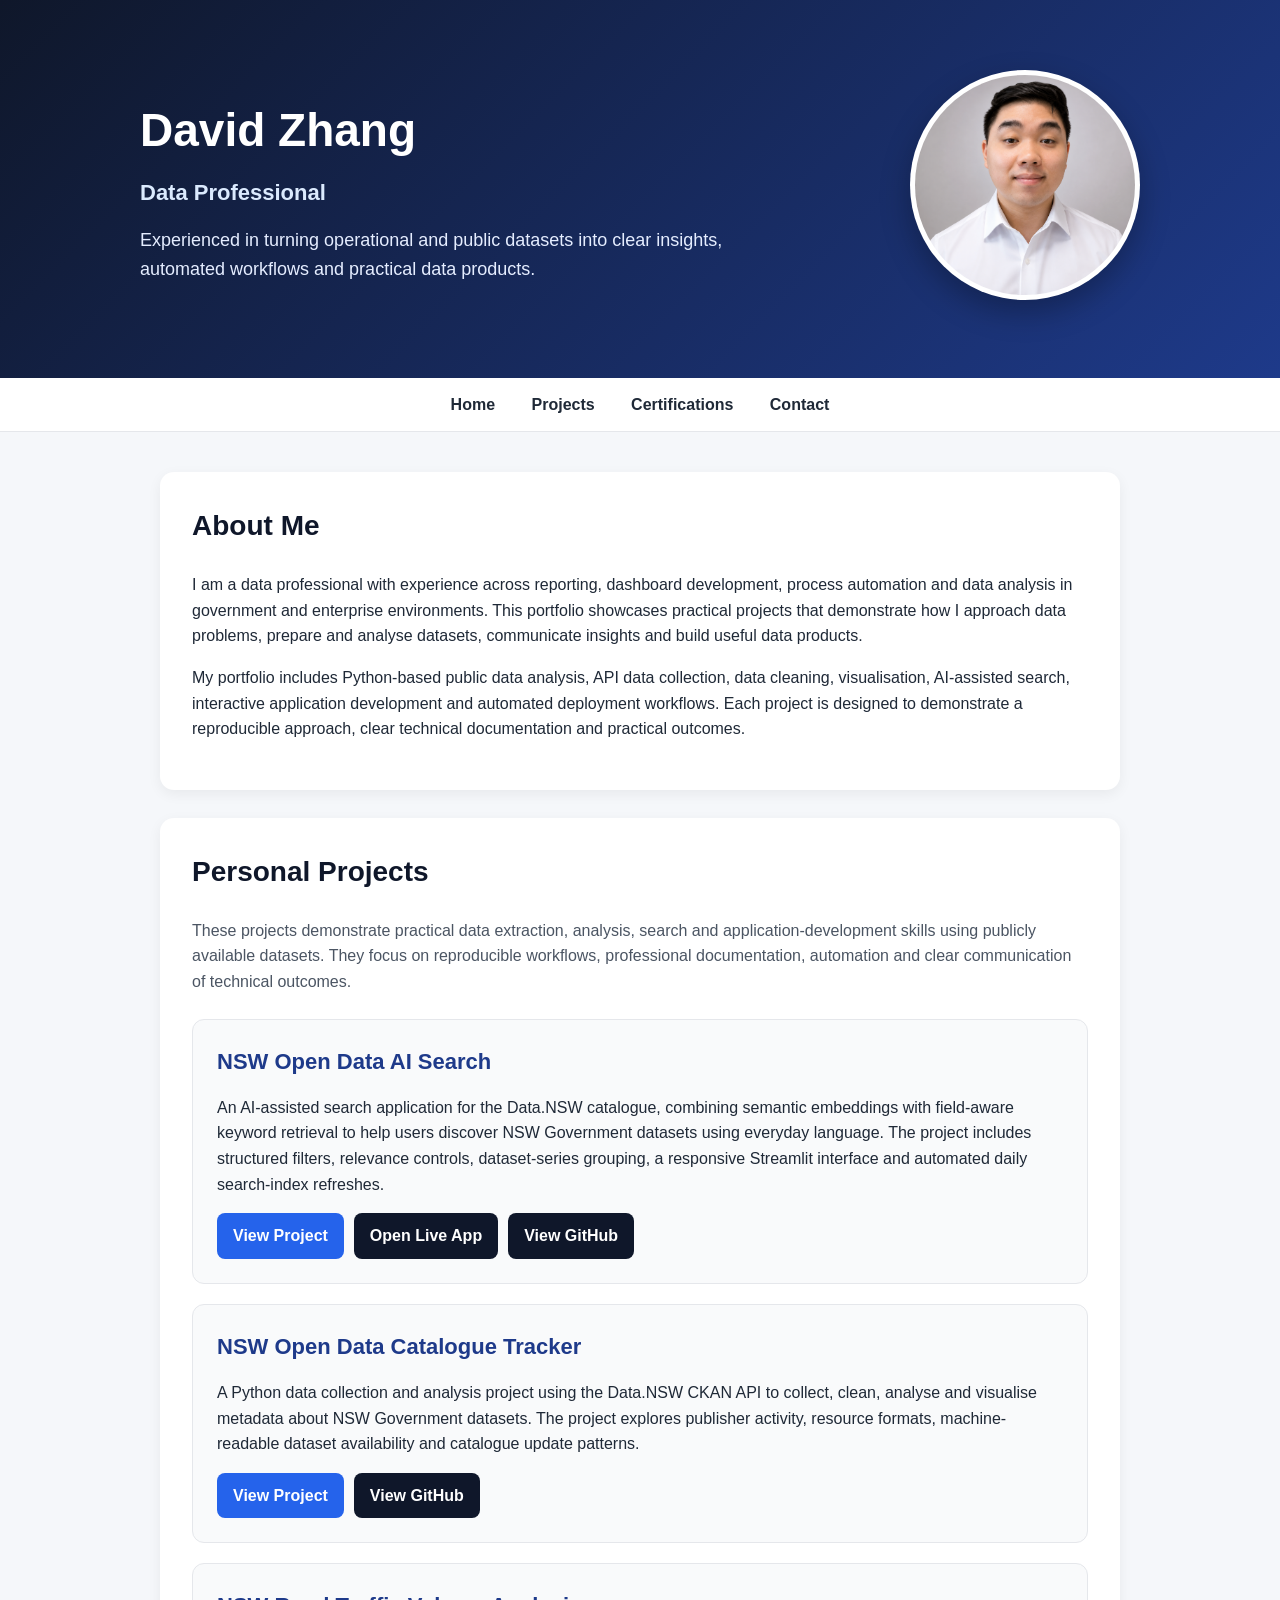
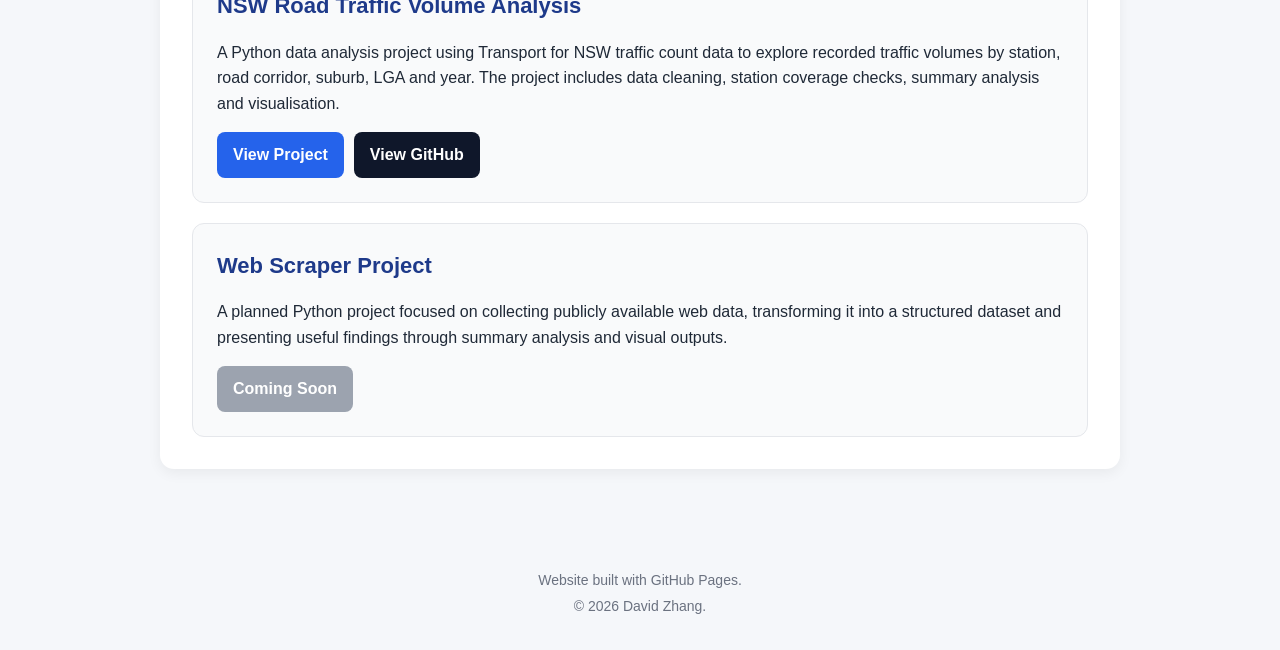
<file: index.html>
<!DOCTYPE html>
<html lang="en">
<head>
  <meta charset="UTF-8" />
  <meta name="viewport" content="width=device-width, initial-scale=1.0" />

  <title>David Zhang | Data Portfolio</title>

  <meta
    name="description"
    content="David Zhang's data portfolio featuring Python data analysis, automation and AI-assisted search projects using public datasets."
  >

  <meta property="og:title" content="David Zhang | Data Portfolio">

  <meta
    property="og:description"
    content="Portfolio showcasing Python data analysis, workflow automation and AI-assisted search projects using public datasets."
  >

  <meta
    property="og:image"
    content="https://dzhang756.github.io/assets/other/portfolio-preview.jpeg"
  >

  <meta property="og:url" content="https://dzhang756.github.io">
  <meta property="og:type" content="website">

  <link rel="stylesheet" href="style.css">
</head>

<body>

  <header>
    <div class="hero-content">

      <div class="hero-text">
        <h1>David Zhang</h1>

        <p class="hero-subtitle">
          Data Professional
        </p>

        <p class="hero-summary">
          Experienced in turning operational and public datasets into
          clear insights, automated workflows and practical data products.
        </p>
      </div>

      <div class="hero-photo">
        <img
          src="assets/other/profile-photo.png"
          alt="Professional headshot of David Zhang"
        >
      </div>

    </div>
  </header>

  <nav>
    <a href="index.html">Home</a>
    <a href="index.html#projects">Projects</a>
    <a href="certifications.html">Certifications</a>
    <a href="contact.html">Contact</a>
  </nav>

  <main>

    <section id="about">
      <h2>About Me</h2>

      <p>
        I am a data professional with experience across reporting, dashboard
        development, process automation and data analysis in government and
        enterprise environments. This portfolio showcases practical projects
        that demonstrate how I approach data problems, prepare and analyse
        datasets, communicate insights and build useful data products.
      </p>

      <p>
        My portfolio includes Python-based public data analysis, API data
        collection, data cleaning, visualisation, AI-assisted search,
        interactive application development and automated deployment workflows.
        Each project is designed to demonstrate a reproducible approach,
        clear technical documentation and practical outcomes.
      </p>
    </section>

    <section id="projects">
      <h2>Personal Projects</h2>

      <p class="section-intro">
        These projects demonstrate practical data extraction, analysis,
        search and application-development skills using publicly available
        datasets. They focus on reproducible workflows, professional
        documentation, automation and clear communication of technical
        outcomes.
      </p>

      <div class="project-list">

        <div class="project-card">
          <h3>NSW Open Data AI Search</h3>

          <p>
            An AI-assisted search application for the Data.NSW catalogue,
            combining semantic embeddings with field-aware keyword retrieval
            to help users discover NSW Government datasets using everyday
            language. The project includes structured filters, relevance
            controls, dataset-series grouping, a responsive Streamlit
            interface and automated daily search-index refreshes.
          </p>

          <div class="project-buttons">

            <a
              class="button"
              href="nsw-open-data-ai-search.html">
              View Project
            </a>

            <a
              class="button button-secondary"
              href="https://nsw-open-data-ai-search.streamlit.app/"
              target="_blank"
              rel="noopener">
              Open Live App
            </a>

            <a
              class="button button-secondary"
              href="https://github.com/dzhang756/nsw-open-data-ai-search"
              target="_blank"
              rel="noopener">
              View GitHub
            </a>

          </div>
        </div>

        <div class="project-card">
          <h3>NSW Open Data Catalogue Tracker</h3>

          <p>
            A Python data collection and analysis project using the Data.NSW
            CKAN API to collect, clean, analyse and visualise metadata about
            NSW Government datasets. The project explores publisher activity,
            resource formats, machine-readable dataset availability and
            catalogue update patterns.
          </p>

          <div class="project-buttons">

            <a
              class="button"
              href="nsw-open-data-catalogue-tracker.html">
              View Project
            </a>

            <a
              class="button button-secondary"
              href="https://github.com/dzhang756/nsw-open-data-catalogue-tracker"
              target="_blank"
              rel="noopener">
              View GitHub
            </a>

          </div>
        </div>

        <div class="project-card">
          <h3>NSW Road Traffic Volume Analysis</h3>

          <p>
            A Python data analysis project using Transport for NSW traffic
            count data to explore recorded traffic volumes by station, road
            corridor, suburb, LGA and year. The project includes data cleaning,
            station coverage checks, summary analysis and visualisation.
          </p>

          <div class="project-buttons">

            <a
              class="button"
              href="traffic-volume-analysis.html">
              View Project
            </a>

            <a
              class="button button-secondary"
              href="https://github.com/dzhang756/nsw-traffic-volume-analysis"
              target="_blank"
              rel="noopener">
              View GitHub
            </a>

          </div>
        </div>

        <div class="project-card">
          <h3>Web Scraper Project</h3>

          <p>
            A planned Python project focused on collecting publicly available
            web data, transforming it into a structured dataset and presenting
            useful findings through summary analysis and visual outputs.
          </p>

          <div class="project-buttons">
            <span class="button button-disabled">
              Coming Soon
            </span>
          </div>
        </div>

      </div>
    </section>

  </main>

  <footer>
    <p>Website built with GitHub Pages.</p>
    <p class="footer-small">© 2026 David Zhang.</p>
  </footer>

</body>
</html>
</file>
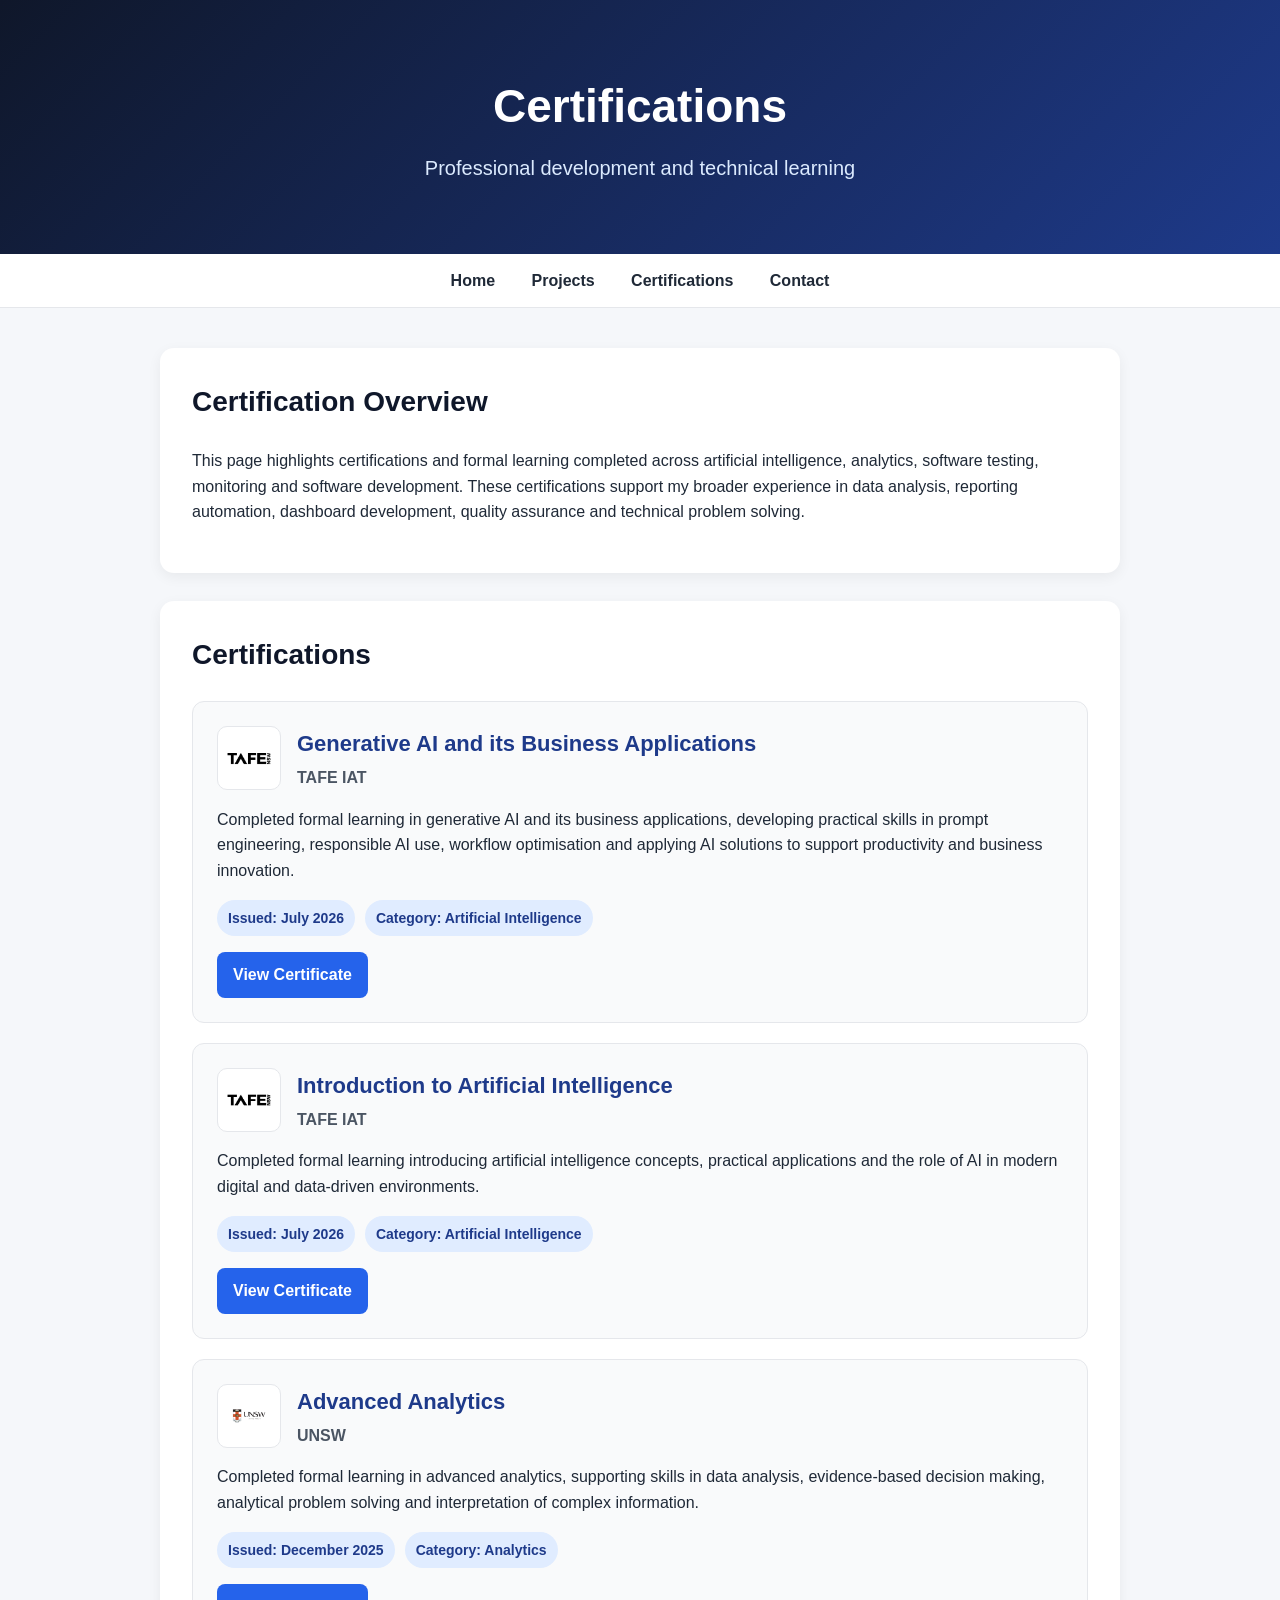
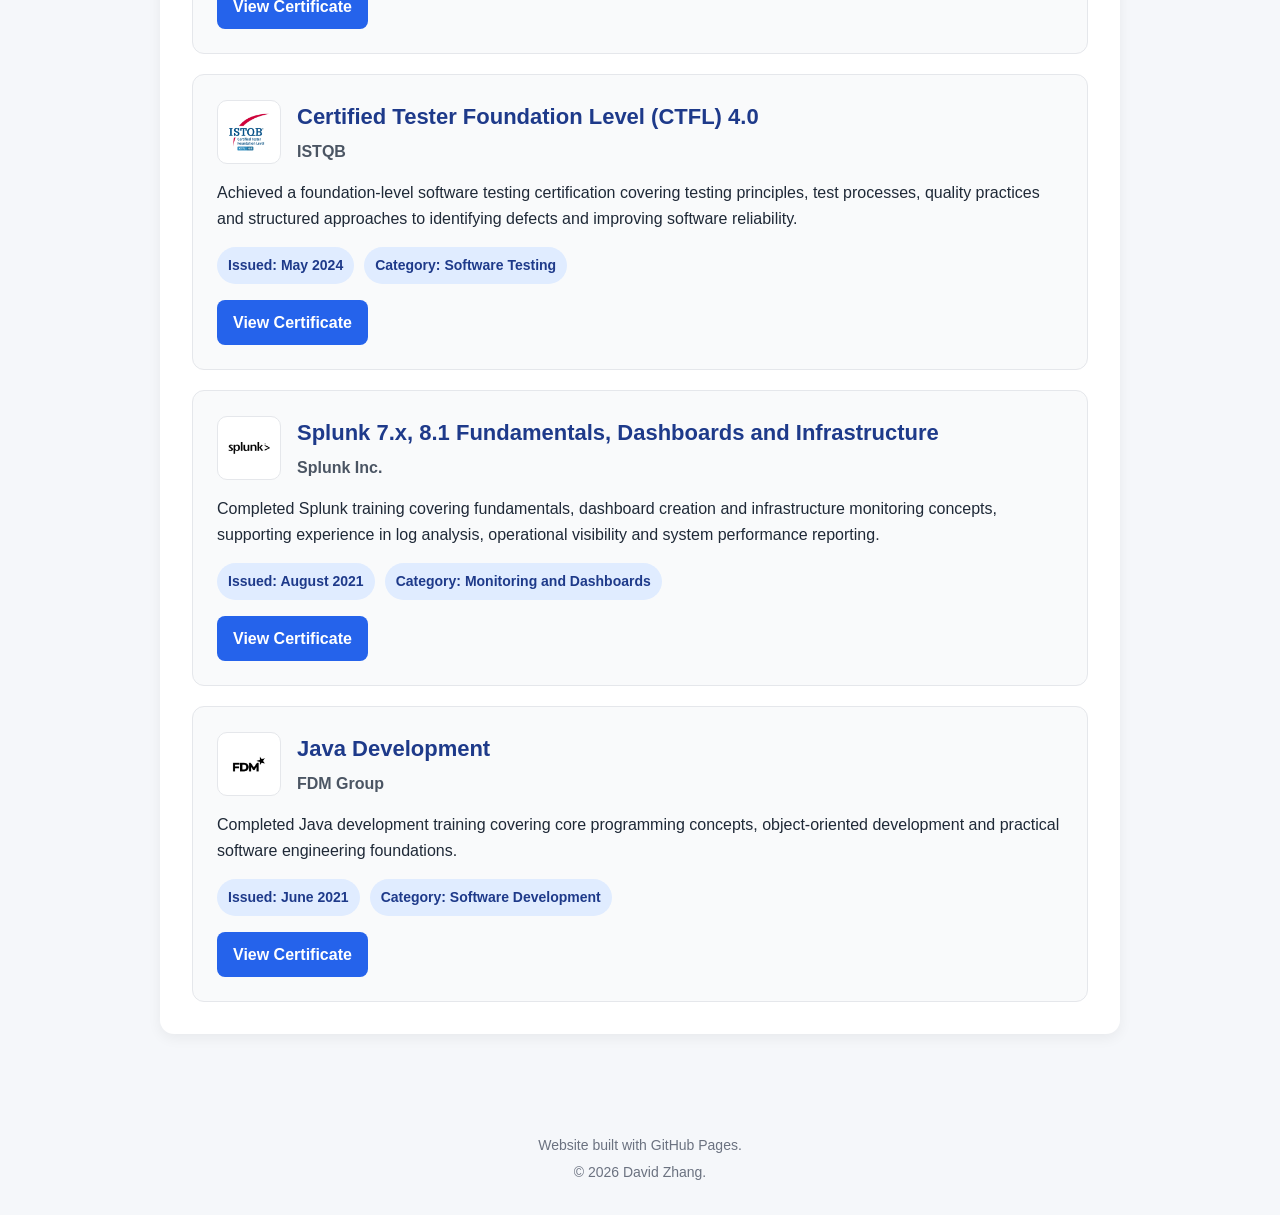
<file: certifications.html>
<!DOCTYPE html>
<html lang="en">
<head>
  <meta charset="UTF-8" />
  <meta name="viewport" content="width=device-width, initial-scale=1.0" />
  <title>Certifications | David Zhang</title>
  <link rel="stylesheet" href="style.css">
</head>
<body>

  <header>
    <h1>Certifications</h1>
    <p>Professional development and technical learning</p>
  </header>

  <nav>
    <a href="index.html">Home</a>
    <a href="index.html#projects">Projects</a>
    <a href="certifications.html">Certifications</a>
    <a href="contact.html">Contact</a>
  </nav>

  <main>

    <section>
      <h2>Certification Overview</h2>
      <p>
        This page highlights certifications and formal learning completed across
        artificial intelligence, analytics, software testing, monitoring and software
        development. These certifications support my broader experience in data analysis,
        reporting automation, dashboard development, quality assurance and technical
        problem solving.
      </p>
    </section>

    <section>
      <h2>Certifications</h2>

      <div class="certification-list">

        <div class="certification-card">
          <div class="certification-header">
            <img src="assets/logos/tafe-iat-logo.png" alt="TAFE IAT logo" class="certification-logo">
            <div>
              <h3>Generative AI and its Business Applications</h3>
              <p class="certification-provider">TAFE IAT</p>
            </div>
          </div>

          <p>
            Completed formal learning in generative AI and its business applications, 
            developing practical skills in prompt engineering, responsible AI use, 
            workflow optimisation and applying AI solutions to support productivity
            and business innovation.
          </p>

          <div class="certification-meta">
            <span>Issued: July 2026</span>
            <span>Category: Artificial Intelligence</span>
          </div>

          <div class="certification-actions">
            <a class="button" href="assets/certifications/generative-ai-and-its-business-applications-certificate.png" target="_blank" rel="noopener">
              View Certificate
            </a>
          </div>
        </div>
        
        <div class="certification-card">
          <div class="certification-header">
            <img src="assets/logos/tafe-iat-logo.png" alt="TAFE IAT logo" class="certification-logo">
            <div>
              <h3>Introduction to Artificial Intelligence</h3>
              <p class="certification-provider">TAFE IAT</p>
            </div>
          </div>

          <p>
            Completed formal learning introducing artificial intelligence concepts,
            practical applications and the role of AI in modern digital and data-driven
            environments.
          </p>

          <div class="certification-meta">
            <span>Issued: July 2026</span>
            <span>Category: Artificial Intelligence</span>
          </div>

          <div class="certification-actions">
            <a class="button" href="assets/certifications/introduction-to-artificial-intelligence-certificate.jpeg" target="_blank" rel="noopener">
              View Certificate
            </a>
          </div>
        </div>
        
        <div class="certification-card">
          <div class="certification-header">
            <img src="assets/logos/unsw-logo.png" alt="UNSW logo" class="certification-logo">
            <div>
              <h3>Advanced Analytics</h3>
              <p class="certification-provider">UNSW</p>
            </div>
          </div>

          <p>
            Completed formal learning in advanced analytics, supporting skills in
            data analysis, evidence-based decision making, analytical problem solving
            and interpretation of complex information.
          </p>

          <div class="certification-meta">
            <span>Issued: December 2025</span>
            <span>Category: Analytics</span>
          </div>

          <div class="certification-actions">
            <a class="button" href="assets/certifications/advanced-analytics-certificate.jpeg" target="_blank" rel="noopener">
              View Certificate
            </a>
          </div>
        </div>

        <div class="certification-card">
          <div class="certification-header">
            <img src="assets/logos/istqb-logo.png" alt="ISTQB logo" class="certification-logo">
            <div>
              <h3>Certified Tester Foundation Level (CTFL) 4.0</h3>
              <p class="certification-provider">ISTQB</p>
            </div>
          </div>

          <p>
            Achieved a foundation-level software testing certification covering
            testing principles, test processes, quality practices and structured
            approaches to identifying defects and improving software reliability.
          </p>

          <div class="certification-meta">
            <span>Issued: May 2024</span>
            <span>Category: Software Testing</span>
          </div>

          <div class="certification-actions">
            <a class="button" href="assets/certifications/istqb-ctfl-certificate.jpeg" target="_blank" rel="noopener">
              View Certificate
            </a>
          </div>
        </div>

        <div class="certification-card">
          <div class="certification-header">
            <img src="assets/logos/splunk-logo.png" alt="Splunk logo" class="certification-logo">
            <div>
              <h3>Splunk 7.x, 8.1 Fundamentals, Dashboards and Infrastructure</h3>
              <p class="certification-provider">Splunk Inc.</p>
            </div>
          </div>

          <p>
            Completed Splunk training covering fundamentals, dashboard creation and
            infrastructure monitoring concepts, supporting experience in log analysis,
            operational visibility and system performance reporting.
          </p>

          <div class="certification-meta">
            <span>Issued: August 2021</span>
            <span>Category: Monitoring and Dashboards</span>
          </div>

          <div class="certification-actions">
            <a class="button" href="assets/certifications/splunk-certificate.png" target="_blank" rel="noopener">
              View Certificate
            </a>
          </div>
        </div>

        <div class="certification-card">
          <div class="certification-header">
            <img src="assets/logos/fdm-logo.png" alt="FDM Group logo" class="certification-logo">
            <div>
              <h3>Java Development</h3>
              <p class="certification-provider">FDM Group</p>
            </div>
          </div>

          <p>
            Completed Java development training covering core programming concepts,
            object-oriented development and practical software engineering foundations.
          </p>

          <div class="certification-meta">
            <span>Issued: June 2021</span>
            <span>Category: Software Development</span>
          </div>

          <div class="certification-actions">
            <a class="button" href="assets/certifications/java-development-certificate.jpeg" target="_blank" rel="noopener">
              View Certificate
            </a>
          </div>
        </div>

      </div>
    </section>

  </main>

  <footer>
    <p>Website built with GitHub Pages.</p>
    <p class="footer-small">© 2026 David Zhang.</p>
  </footer>

</body>
</html>
</file>
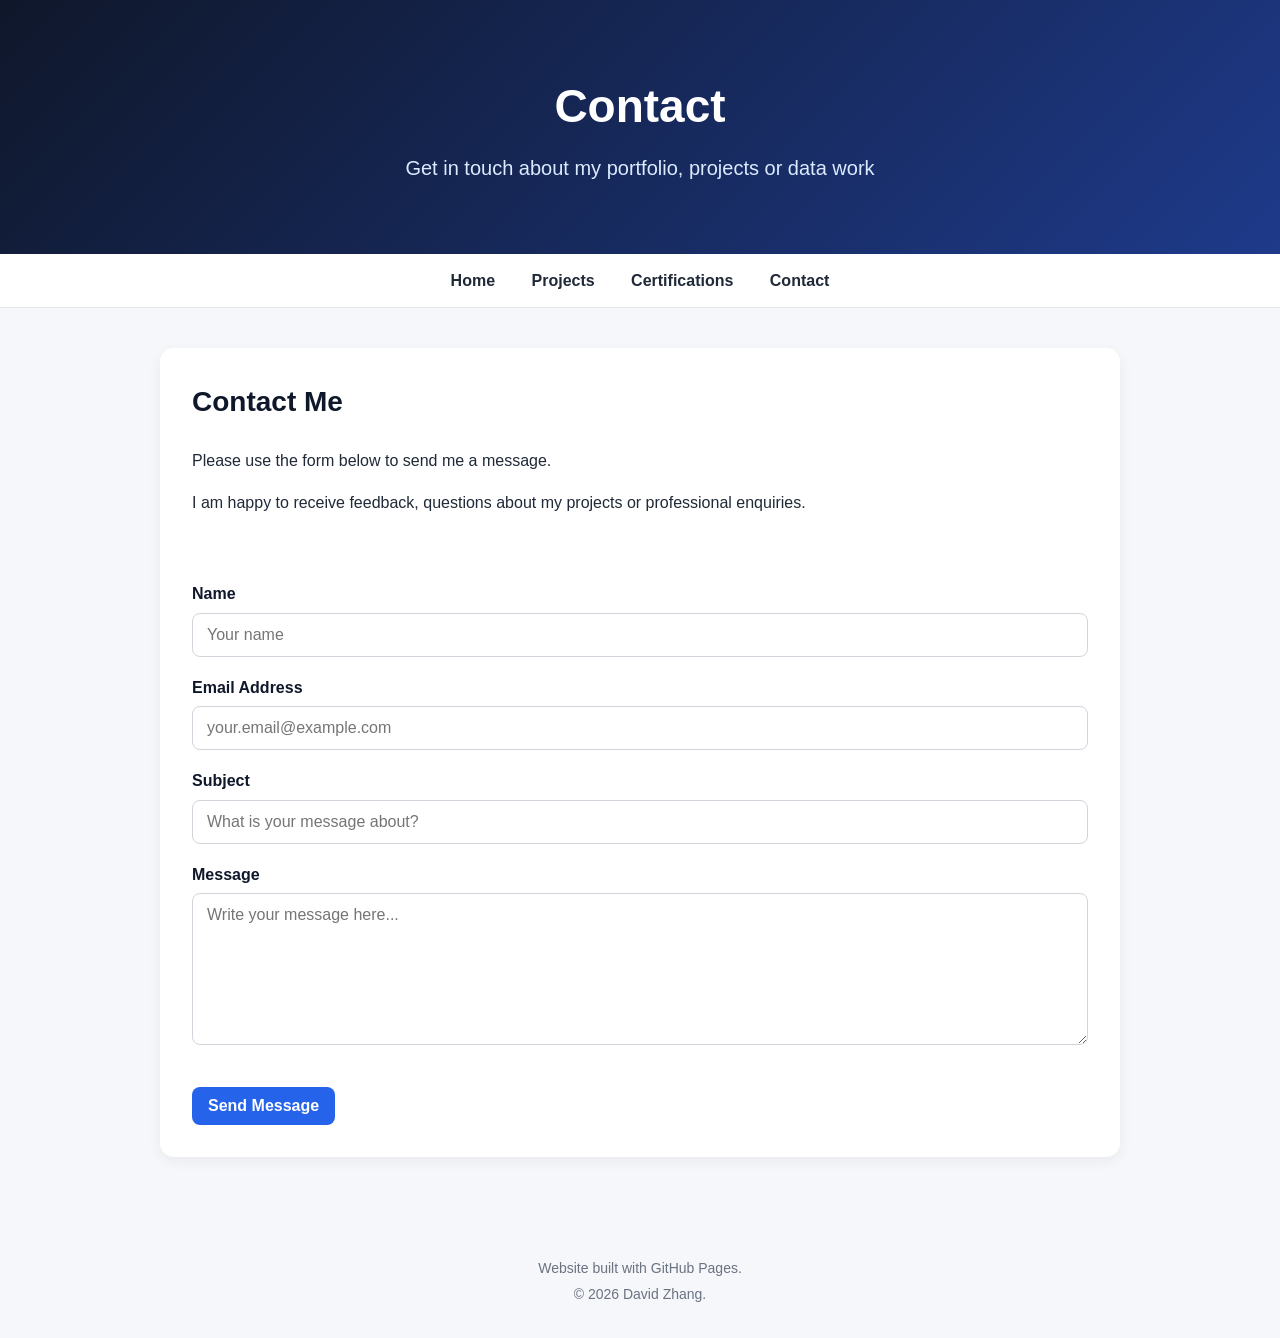
<file: contact.html>
<!DOCTYPE html>
<html lang="en">
<head>
  <meta charset="UTF-8" />
  <meta name="viewport" content="width=device-width, initial-scale=1.0" />
  <title>Contact | David Zhang</title>
  <link rel="stylesheet" href="style.css">
</head>
<body>

  <header>
    <h1>Contact</h1>
    <p>Get in touch about my portfolio, projects or data work</p>
  </header>

  <nav>
    <a href="index.html">Home</a>
    <a href="index.html#projects">Projects</a>
    <a href="certifications.html">Certifications</a>
    <a href="contact.html">Contact</a>
  </nav>

  <main>

    <section>
      <h2>Contact Me</h2>
      <p>
        Please use the form below to send me a message.
      </p>
      <p>
        I am happy to receive feedback, questions about my projects or professional enquiries.
      </p>
      <br>

      <form class="contact-form" action="https://api.web3forms.com/submit" method="POST">

        <input type="hidden" name="access_key" value="9c9cef5f-c7fa-4ba7-a86f-605ee2c090b5">
        <input type="hidden" name="subject" value="New message from David Zhang Portfolio">
        <input type="hidden" name="from_name" value="David Zhang Portfolio">
        <input type="hidden" name="redirect" value="https://dzhang756.github.io/thank-you.html">

        <input type="checkbox" name="botcheck" class="hidden" style="display: none;">

        <div class="form-group">
          <label for="name">Name</label>
          <input type="text" id="name" name="name" placeholder="Your name" required>
        </div>

        <div class="form-group">
          <label for="email">Email Address</label>
          <input type="email" id="email" name="email" placeholder="your.email@example.com" required>
        </div>

        <div class="form-group">
          <label for="topic">Subject</label>
          <input type="text" id="topic" name="topic" placeholder="What is your message about?" required>
        </div>

        <div class="form-group">
          <label for="message">Message</label>
          <textarea id="message" name="message" rows="7" placeholder="Write your message here..." required></textarea>
        </div>

        <button class="button form-button" type="submit">Send Message</button>

      </form>
    </section>

  </main>

  <footer>
    <p>Website built with GitHub Pages.</p>
    <p class="footer-small">© 2026 David Zhang.</p>
  </footer>

</body>
</html>
</file>
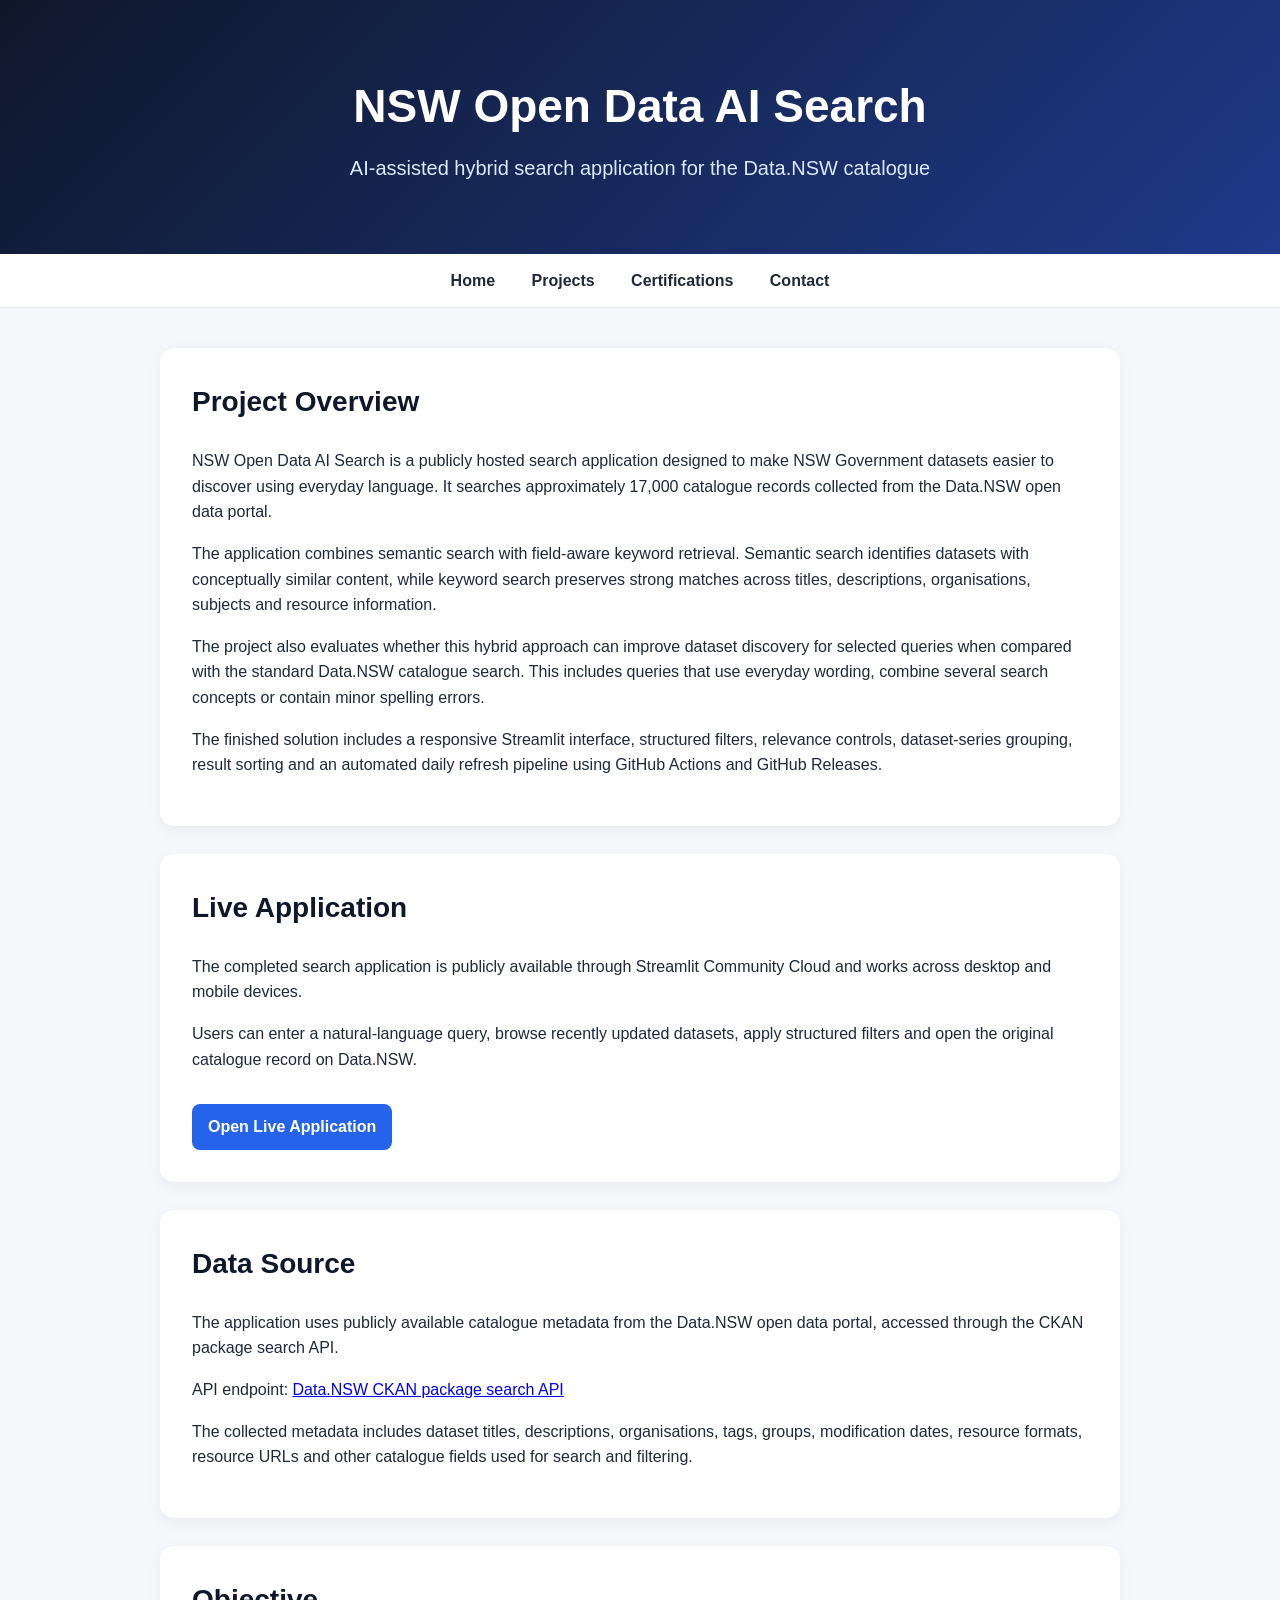
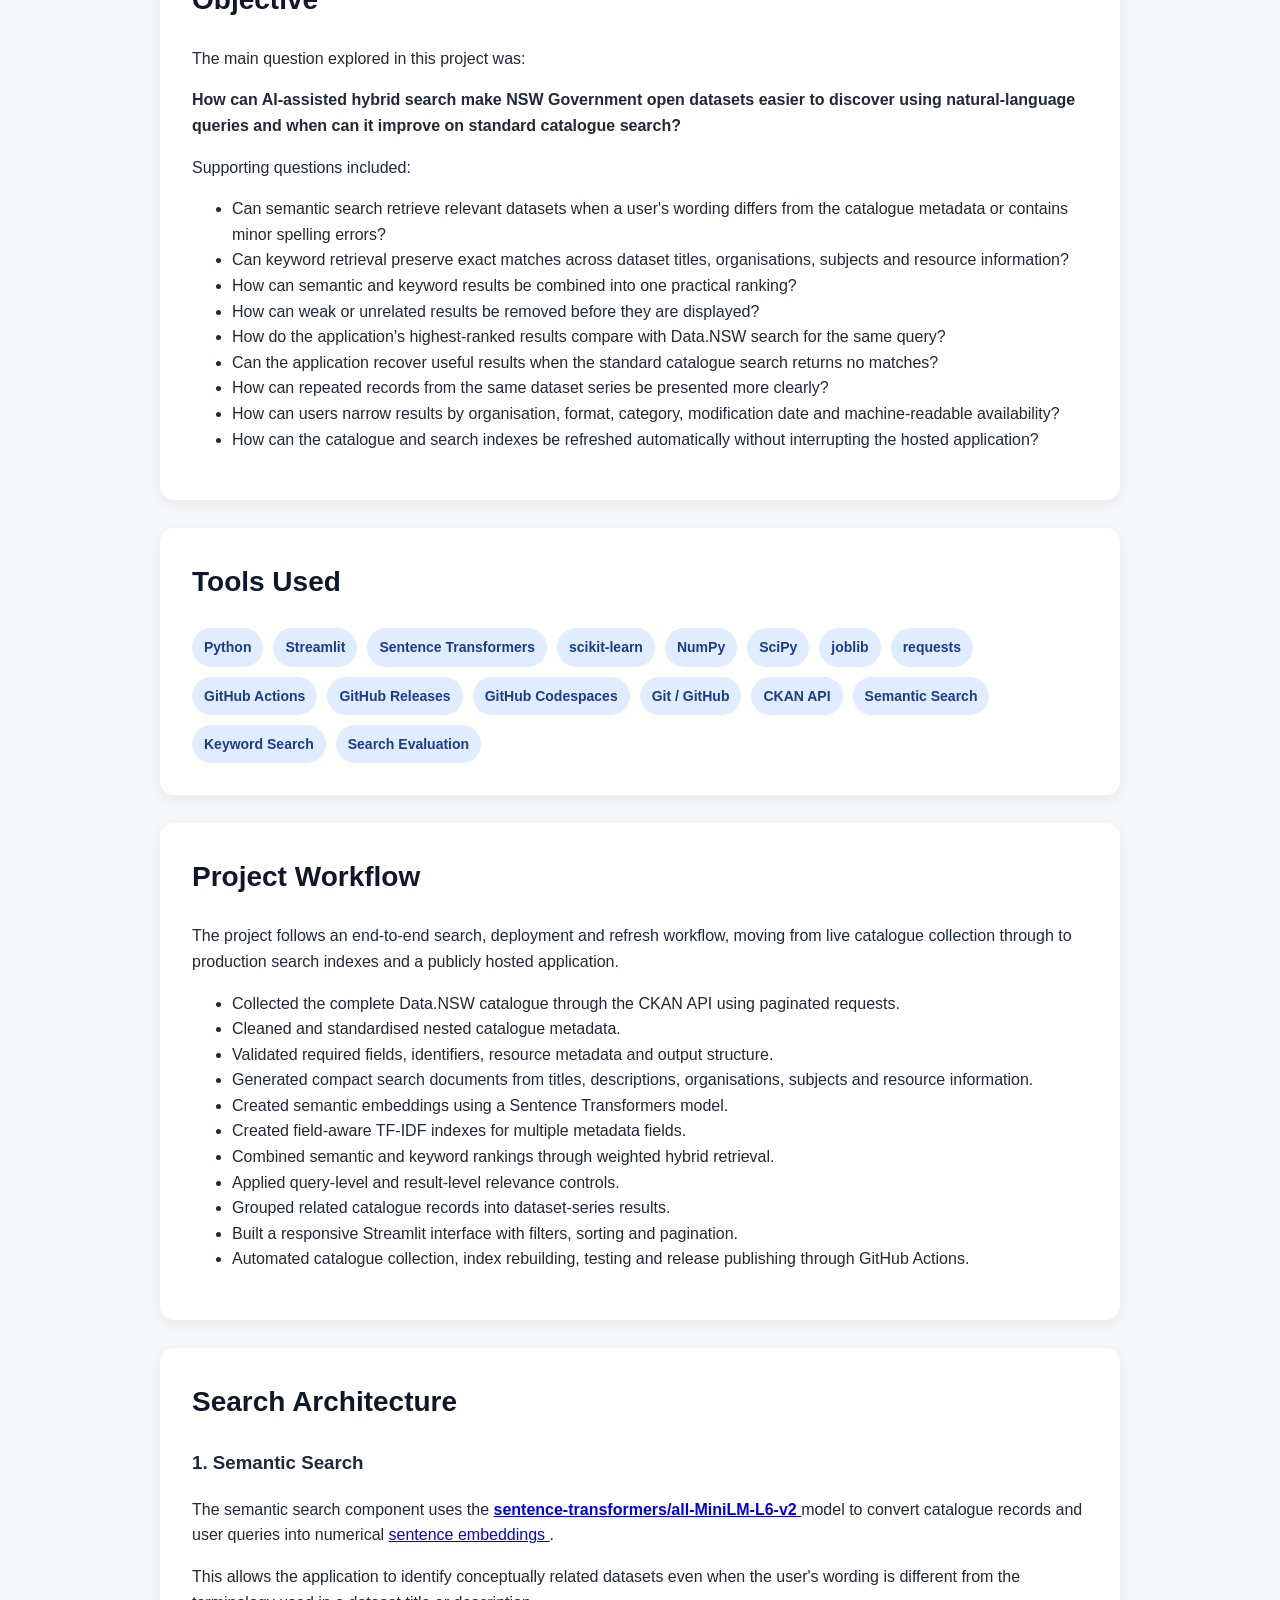
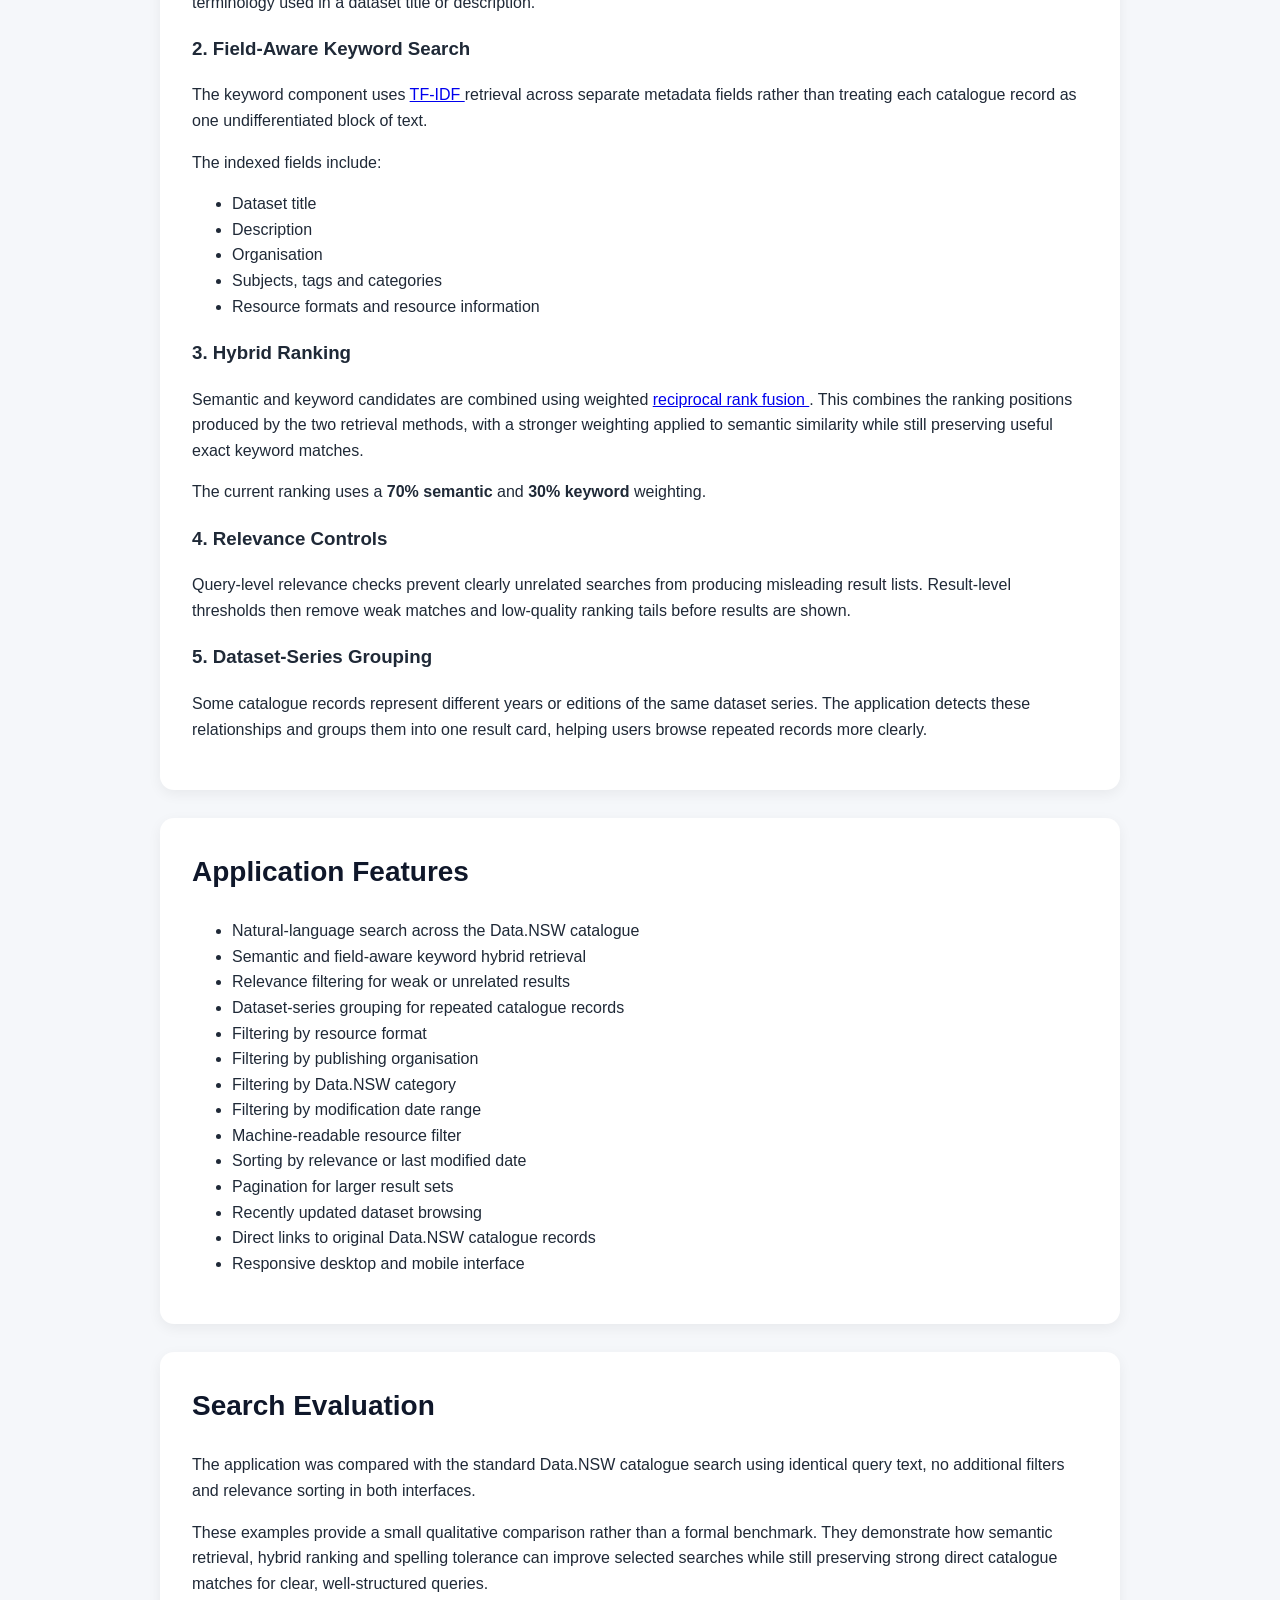
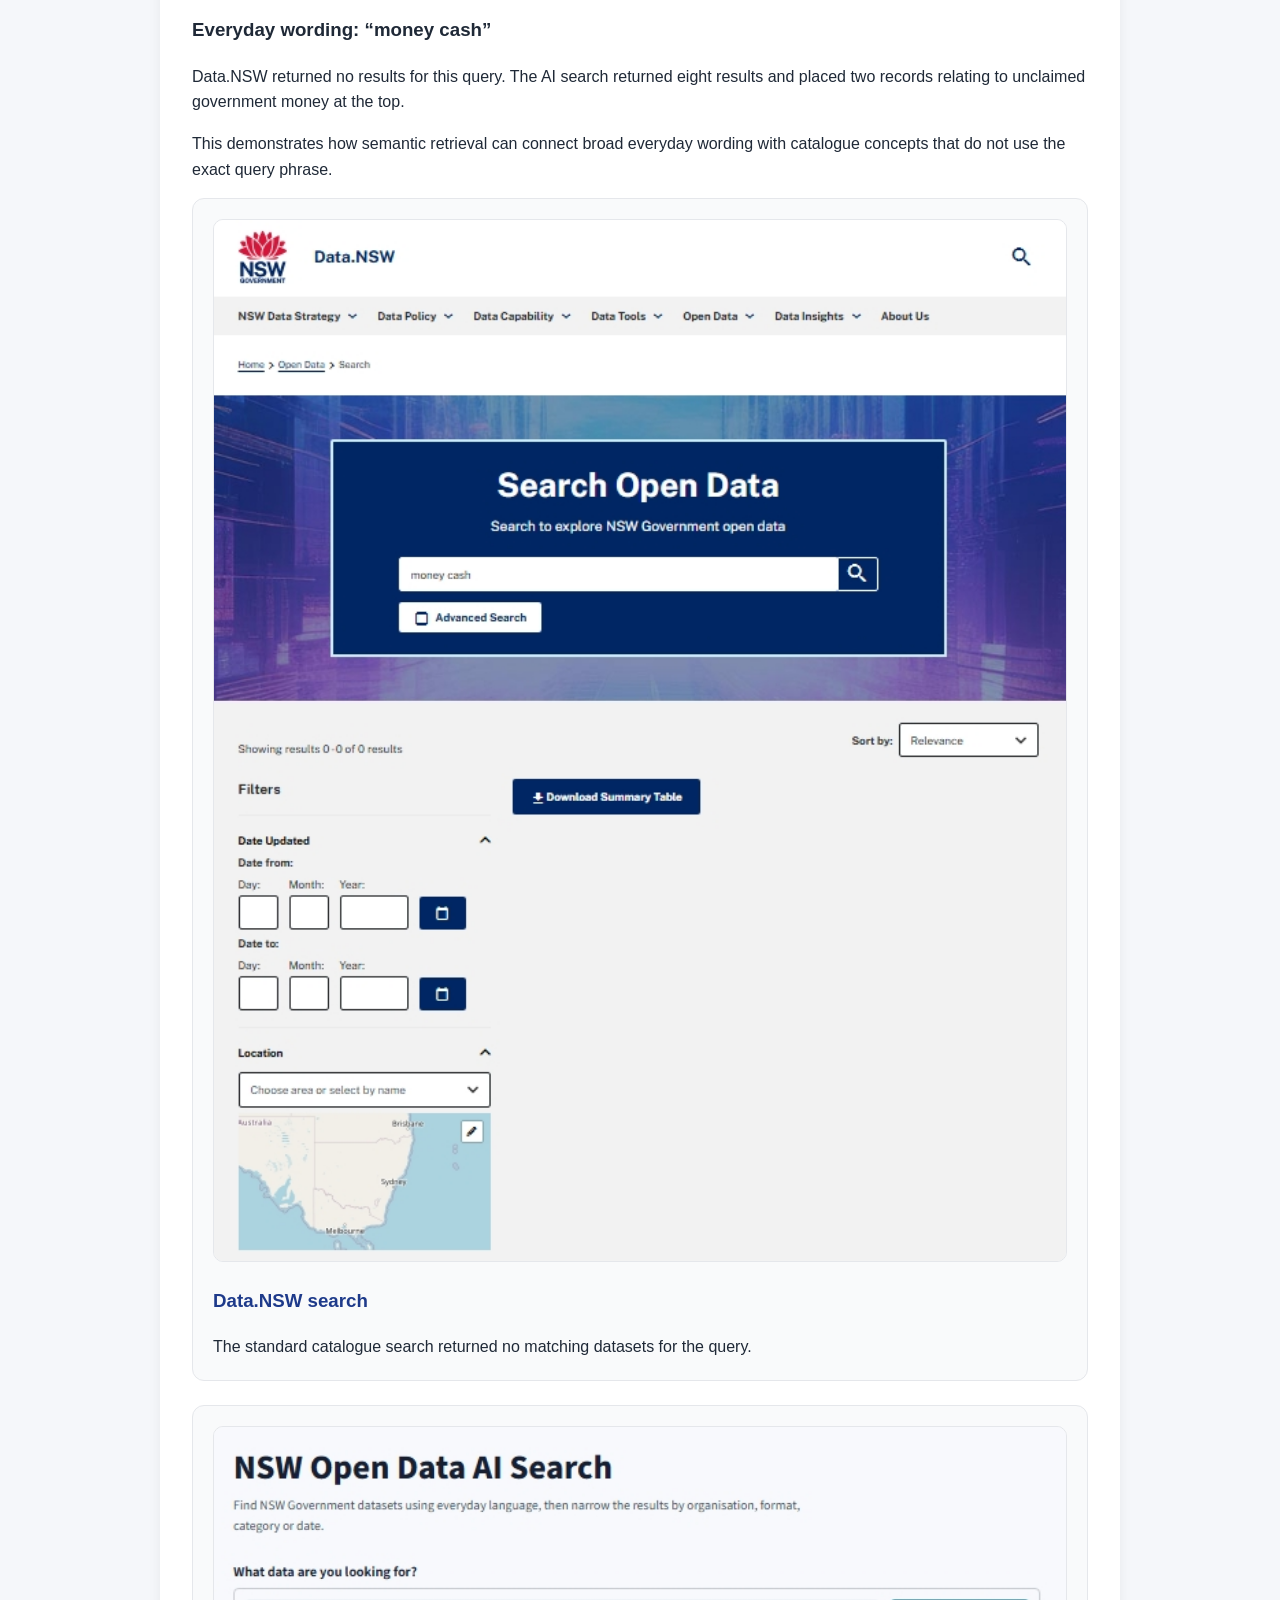
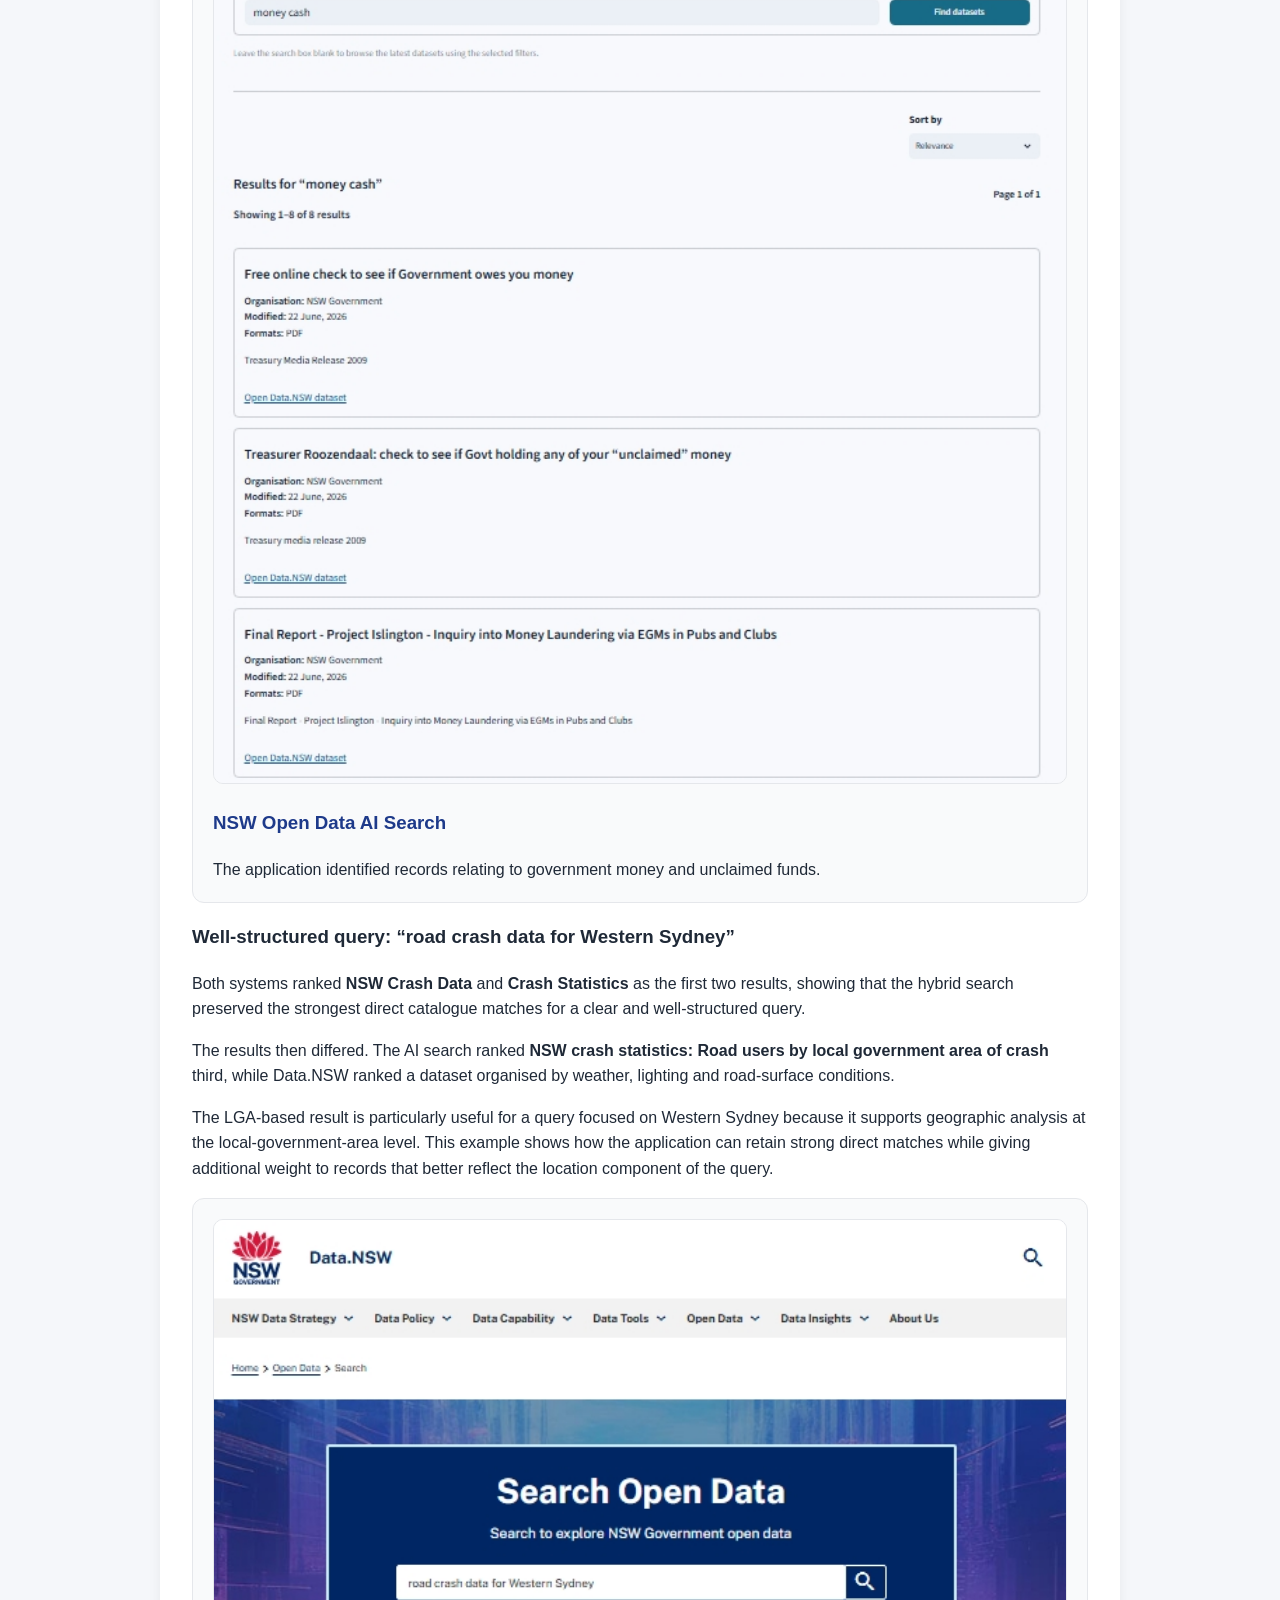
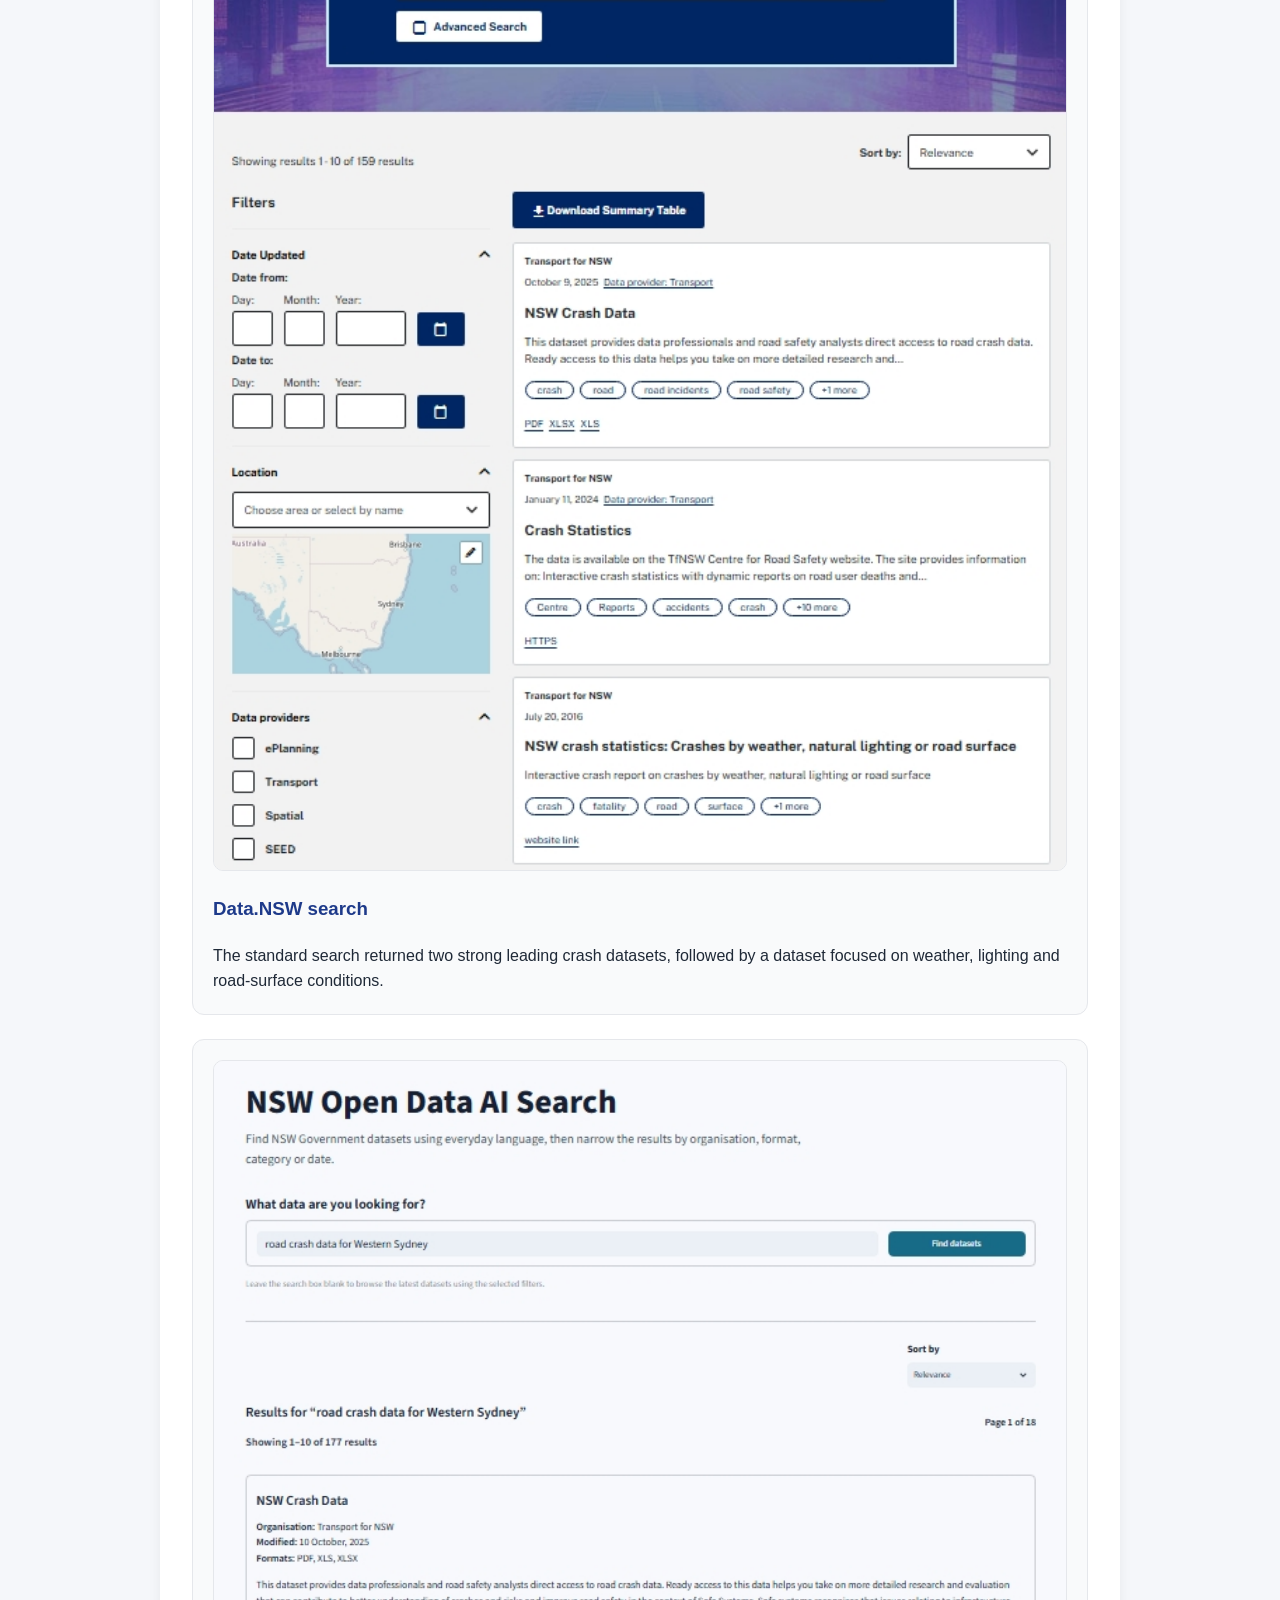
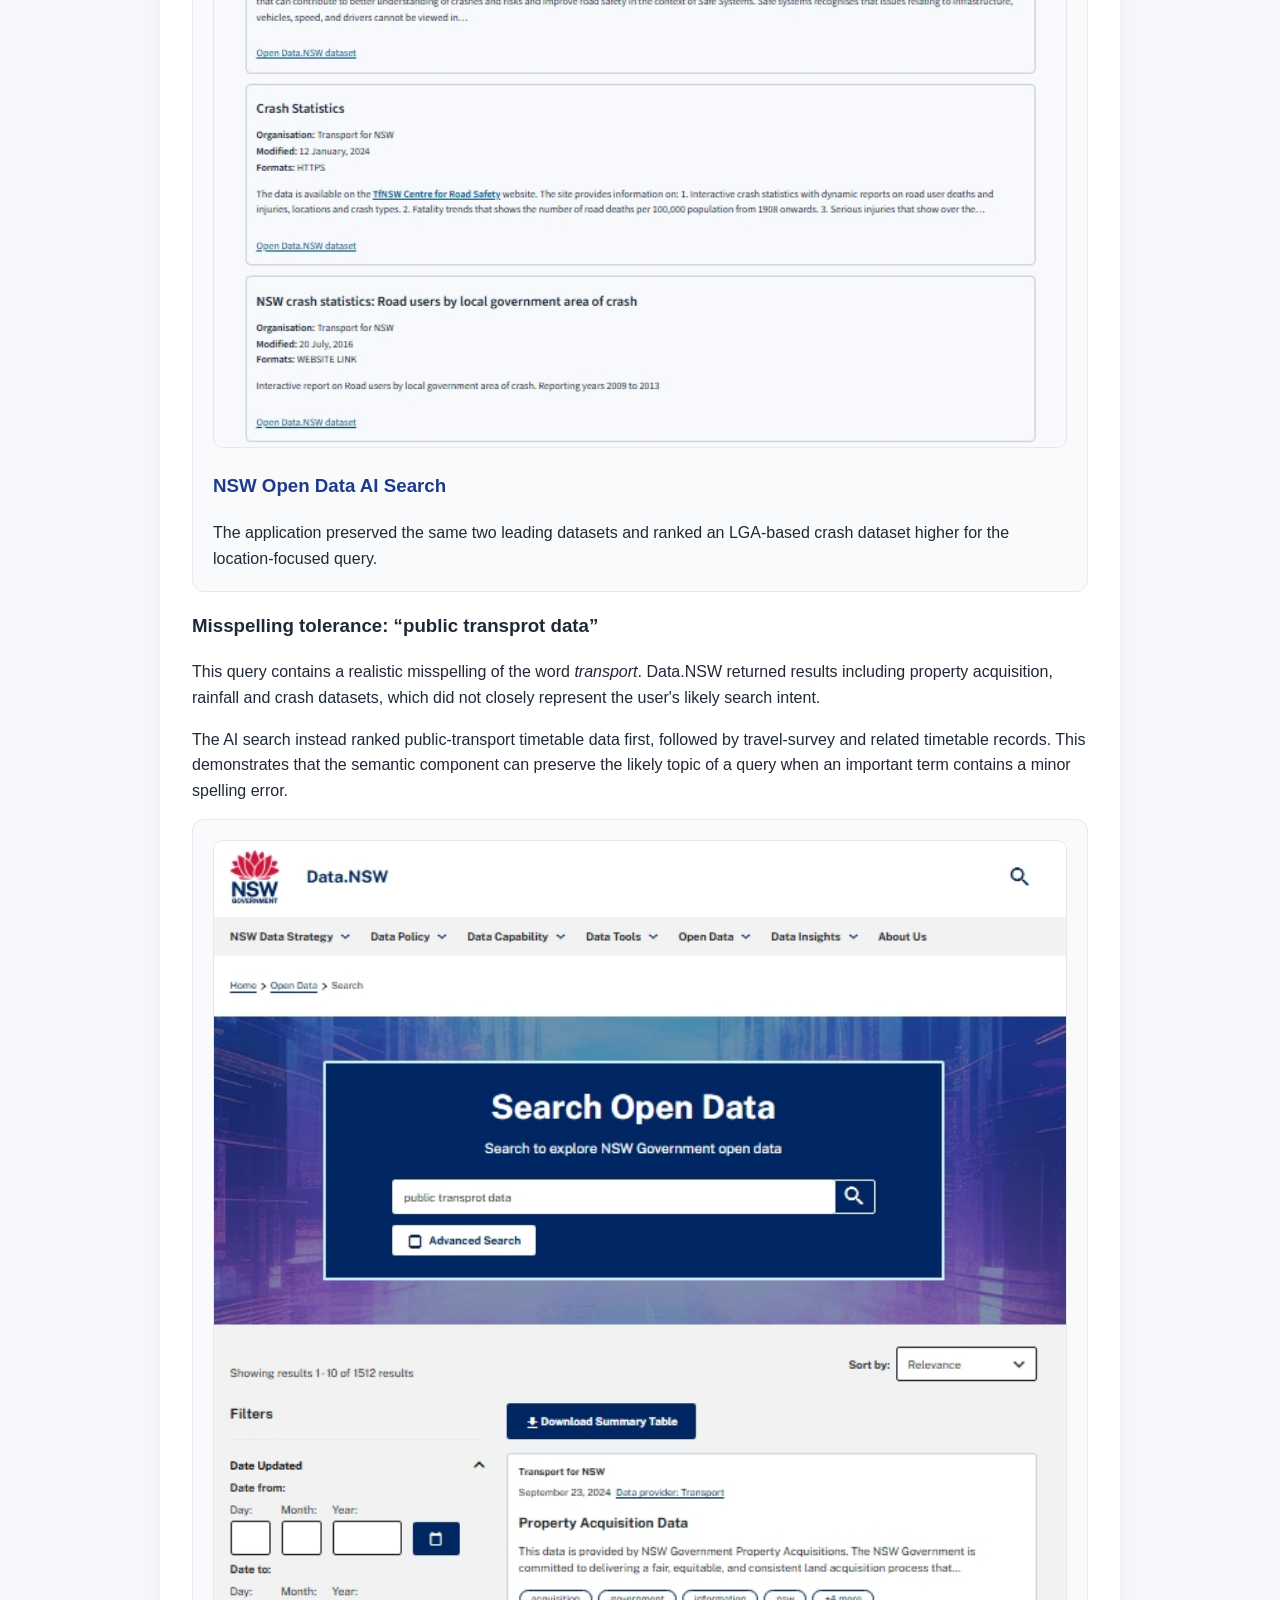
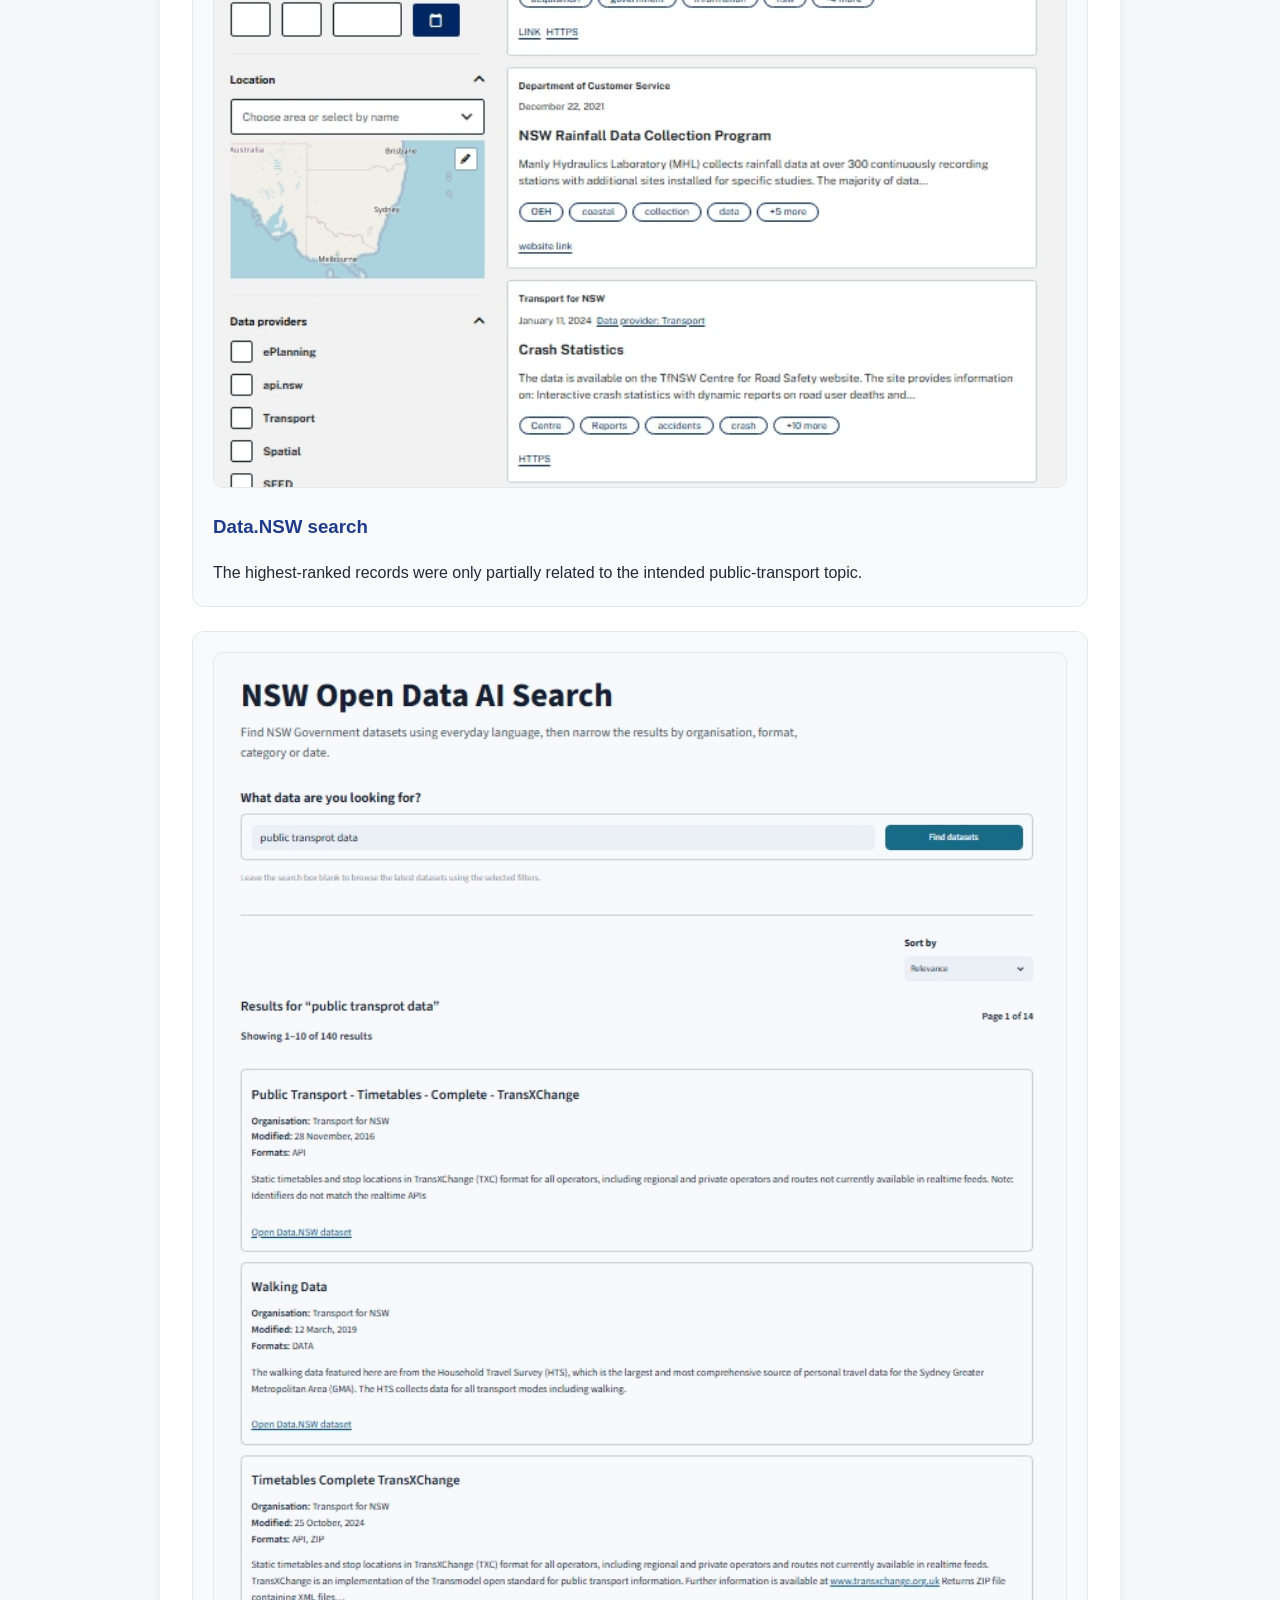
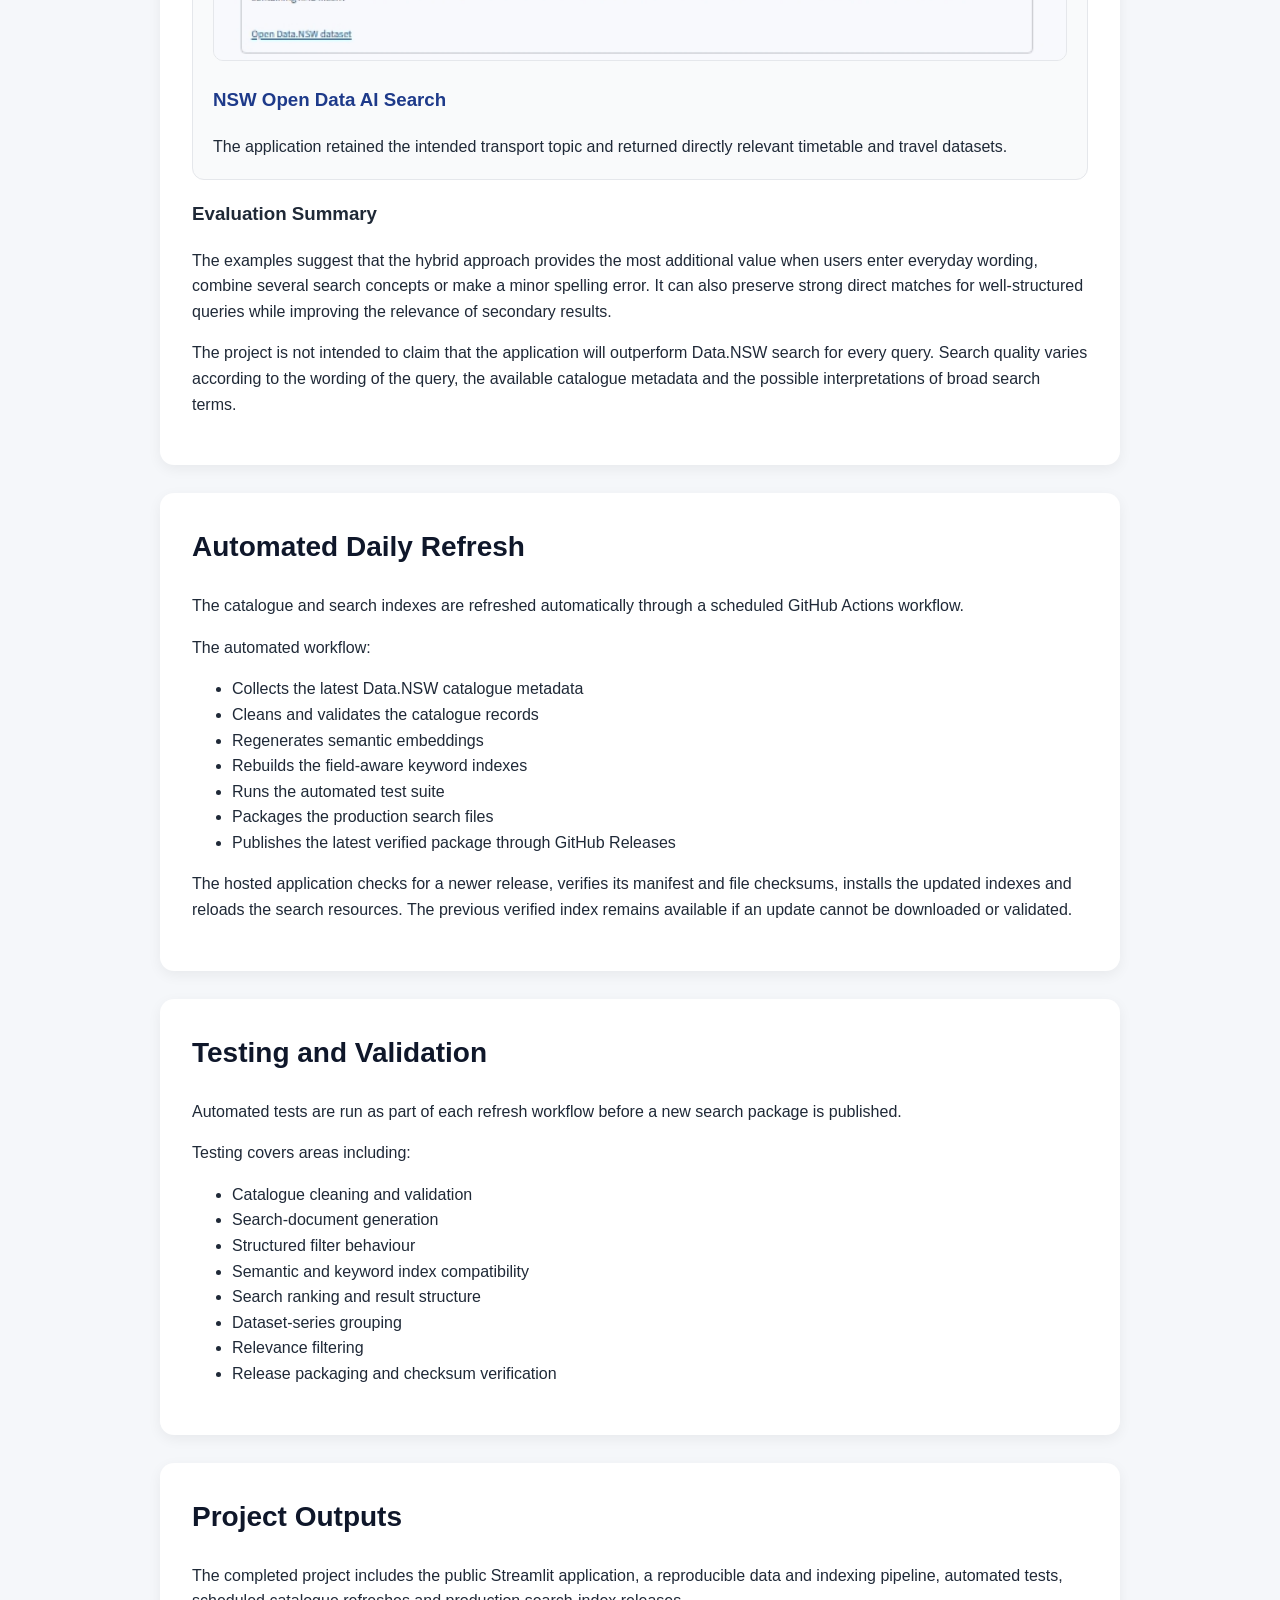
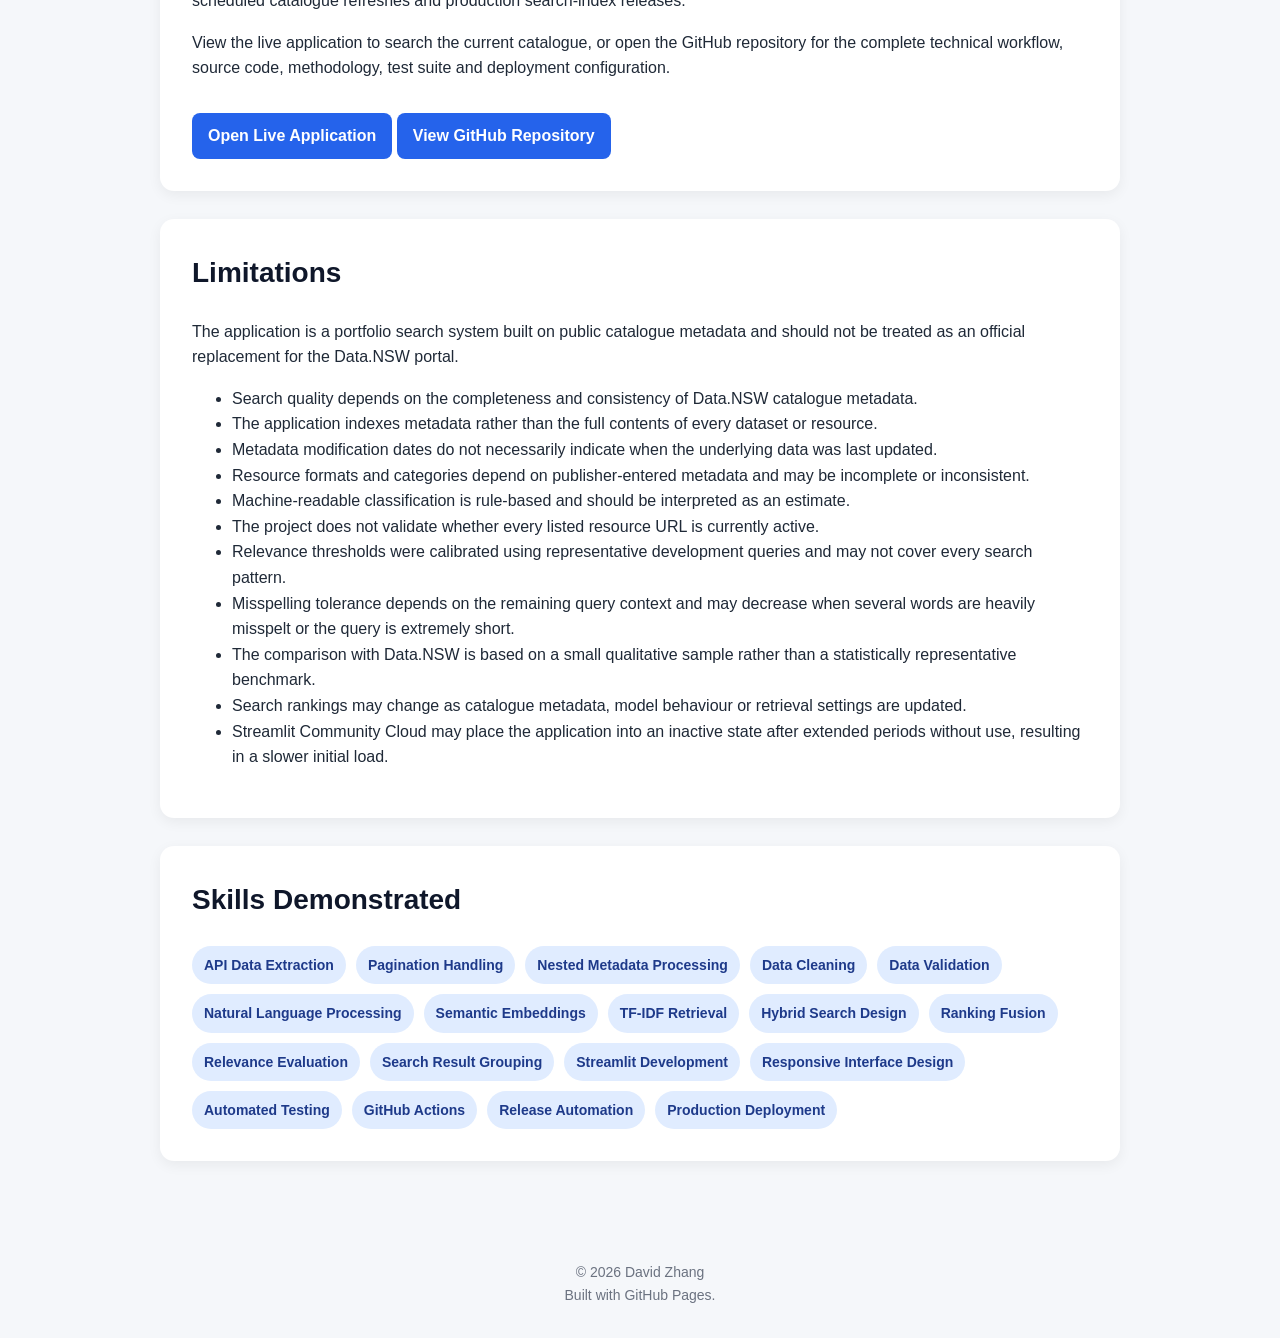
<file: nsw-open-data-ai-search.html>
<!DOCTYPE html>
<html lang="en">
<head>
  <meta charset="UTF-8" />
  <meta name="viewport" content="width=device-width, initial-scale=1.0" />
  <title>NSW Open Data AI Search | David Zhang</title>
  <link rel="stylesheet" href="style.css">
</head>
<body>

  <header>
    <h1>NSW Open Data AI Search</h1>
    <p>AI-assisted hybrid search application for the Data.NSW catalogue</p>
  </header>

  <nav>
    <a href="index.html">Home</a>
    <a href="index.html#projects">Projects</a>
    <a href="certifications.html">Certifications</a>
    <a href="contact.html">Contact</a>
  </nav>

  <main>

    <section>
      <h2>Project Overview</h2>

      <p>
        NSW Open Data AI Search is a publicly hosted search application designed
        to make NSW Government datasets easier to discover using everyday language.
        It searches approximately 17,000 catalogue records collected from the
        Data.NSW open data portal.
      </p>

      <p>
        The application combines semantic search with field-aware keyword retrieval.
        Semantic search identifies datasets with conceptually similar content, while
        keyword search preserves strong matches across titles, descriptions,
        organisations, subjects and resource information.
      </p>

      <p>
        The project also evaluates whether this hybrid approach can improve dataset
        discovery for selected queries when compared with the standard Data.NSW
        catalogue search. This includes queries that use everyday wording, combine
        several search concepts or contain minor spelling errors.
      </p>

      <p>
        The finished solution includes a responsive Streamlit interface, structured
        filters, relevance controls, dataset-series grouping, result sorting and an
        automated daily refresh pipeline using GitHub Actions and GitHub Releases.
      </p>
    </section>

    <section>
      <h2>Live Application</h2>

      <p>
        The completed search application is publicly available through Streamlit
        Community Cloud and works across desktop and mobile devices.
      </p>

      <p>
        Users can enter a natural-language query, browse recently updated datasets,
        apply structured filters and open the original catalogue record on Data.NSW.
      </p>

      <a
        class="button"
        href="https://nsw-open-data-ai-search.streamlit.app/"
        target="_blank"
        rel="noopener">
        Open Live Application
      </a>
    </section>

    <section>
      <h2>Data Source</h2>

      <p>
        The application uses publicly available catalogue metadata from the
        Data.NSW open data portal, accessed through the CKAN package search API.
      </p>

      <p>
        API endpoint:
        <a
          href="https://data.nsw.gov.au/data/api/3/action/package_search"
          target="_blank"
          rel="noopener">
          Data.NSW CKAN package search API
        </a>
      </p>

      <p>
        The collected metadata includes dataset titles, descriptions,
        organisations, tags, groups, modification dates, resource formats,
        resource URLs and other catalogue fields used for search and filtering.
      </p>
    </section>

    <section>
      <h2>Objective</h2>

      <p>
        The main question explored in this project was:
      </p>

      <p>
        <strong>
          How can AI-assisted hybrid search make NSW Government open datasets
          easier to discover using natural-language queries and when can it
          improve on standard catalogue search?
        </strong>
      </p>

      <p>Supporting questions included:</p>

      <ul>
        <li>
          Can semantic search retrieve relevant datasets when a user's wording
          differs from the catalogue metadata or contains minor spelling errors?
        </li>
        <li>
          Can keyword retrieval preserve exact matches across dataset titles,
          organisations, subjects and resource information?
        </li>
        <li>
          How can semantic and keyword results be combined into one practical
          ranking?
        </li>
        <li>
          How can weak or unrelated results be removed before they are displayed?
        </li>
        <li>
          How do the application's highest-ranked results compare with Data.NSW
          search for the same query?
        </li>
        <li>
          Can the application recover useful results when the standard catalogue
          search returns no matches?
        </li>
        <li>
          How can repeated records from the same dataset series be presented more
          clearly?
        </li>
        <li>
          How can users narrow results by organisation, format, category,
          modification date and machine-readable availability?
        </li>
        <li>
          How can the catalogue and search indexes be refreshed automatically
          without interrupting the hosted application?
        </li>
      </ul>
    </section>

    <section>
      <h2>Tools Used</h2>

      <div class="skills-list">
        <span class="skill">Python</span>
        <span class="skill">Streamlit</span>
        <span class="skill">Sentence Transformers</span>
        <span class="skill">scikit-learn</span>
        <span class="skill">NumPy</span>
        <span class="skill">SciPy</span>
        <span class="skill">joblib</span>
        <span class="skill">requests</span>
        <span class="skill">GitHub Actions</span>
        <span class="skill">GitHub Releases</span>
        <span class="skill">GitHub Codespaces</span>
        <span class="skill">Git / GitHub</span>
        <span class="skill">CKAN API</span>
        <span class="skill">Semantic Search</span>
        <span class="skill">Keyword Search</span>
        <span class="skill">Search Evaluation</span>
      </div>
    </section>

    <section>
      <h2>Project Workflow</h2>

      <p>
        The project follows an end-to-end search, deployment and refresh workflow,
        moving from live catalogue collection through to production search indexes
        and a publicly hosted application.
      </p>

      <ul>
        <li>
          Collected the complete Data.NSW catalogue through the CKAN API using
          paginated requests.
        </li>
        <li>
          Cleaned and standardised nested catalogue metadata.
        </li>
        <li>
          Validated required fields, identifiers, resource metadata and output
          structure.
        </li>
        <li>
          Generated compact search documents from titles, descriptions,
          organisations, subjects and resource information.
        </li>
        <li>
          Created semantic embeddings using a Sentence Transformers model.
        </li>
        <li>
          Created field-aware TF-IDF indexes for multiple metadata fields.
        </li>
        <li>
          Combined semantic and keyword rankings through weighted hybrid retrieval.
        </li>
        <li>
          Applied query-level and result-level relevance controls.
        </li>
        <li>
          Grouped related catalogue records into dataset-series results.
        </li>
        <li>
          Built a responsive Streamlit interface with filters, sorting and
          pagination.
        </li>
        <li>
          Automated catalogue collection, index rebuilding, testing and release
          publishing through GitHub Actions.
        </li>
      </ul>
    </section>

    <section>
      <h2>Search Architecture</h2>

      <h3>1. Semantic Search</h3>

      <p>
        The semantic search component uses the
        <a
          href="https://huggingface.co/sentence-transformers/all-MiniLM-L6-v2"
          target="_blank"
          rel="noopener">
          <strong>sentence-transformers/all-MiniLM-L6-v2</strong>
        </a>
        model to convert catalogue records and user queries into numerical
        <a
          href="https://en.wikipedia.org/wiki/Sentence_embedding"
          target="_blank"
          rel="noopener">
          sentence embeddings
        </a>.
      </p>

      <p>
        This allows the application to identify conceptually related datasets even
        when the user's wording is different from the terminology used in a dataset
        title or description.
      </p>

      <h3>2. Field-Aware Keyword Search</h3>

      <p>
        The keyword component uses
        <a
          href="https://en.wikipedia.org/wiki/Tf%E2%80%93idf"
          target="_blank"
          rel="noopener">
          TF-IDF
        </a>
        retrieval across separate metadata fields rather than treating each
        catalogue record as one undifferentiated block of text.
      </p>

      <p>The indexed fields include:</p>

      <ul>
        <li>Dataset title</li>
        <li>Description</li>
        <li>Organisation</li>
        <li>Subjects, tags and categories</li>
        <li>Resource formats and resource information</li>
      </ul>

      <h3>3. Hybrid Ranking</h3>

      <p>
        Semantic and keyword candidates are combined using weighted
        <a
          href="https://research.google/pubs/reciprocal-rank-fusion-outperforms-condorcet-and-individual-rank-learning-methods/"
          target="_blank"
          rel="noopener">
          reciprocal rank fusion
        </a>.
        This combines the ranking positions produced by the two retrieval methods,
        with a stronger weighting applied to semantic similarity while still
        preserving useful exact keyword matches.
      </p>

      <p>
        The current ranking uses a <strong>70% semantic</strong> and
        <strong>30% keyword</strong> weighting.
      </p>

      <h3>4. Relevance Controls</h3>

      <p>
        Query-level relevance checks prevent clearly unrelated searches from
        producing misleading result lists. Result-level thresholds then remove weak
        matches and low-quality ranking tails before results are shown.
      </p>

      <h3>5. Dataset-Series Grouping</h3>

      <p>
        Some catalogue records represent different years or editions of the same
        dataset series. The application detects these relationships and groups them
        into one result card, helping users browse repeated records more clearly.
      </p>
    </section>

    <section>
      <h2>Application Features</h2>

      <ul>
        <li>Natural-language search across the Data.NSW catalogue</li>
        <li>Semantic and field-aware keyword hybrid retrieval</li>
        <li>Relevance filtering for weak or unrelated results</li>
        <li>Dataset-series grouping for repeated catalogue records</li>
        <li>Filtering by resource format</li>
        <li>Filtering by publishing organisation</li>
        <li>Filtering by Data.NSW category</li>
        <li>Filtering by modification date range</li>
        <li>Machine-readable resource filter</li>
        <li>Sorting by relevance or last modified date</li>
        <li>Pagination for larger result sets</li>
        <li>Recently updated dataset browsing</li>
        <li>Direct links to original Data.NSW catalogue records</li>
        <li>Responsive desktop and mobile interface</li>
      </ul>
    </section>

    <section>
      <h2>Search Evaluation</h2>

      <p>
        The application was compared with the standard Data.NSW catalogue search
        using identical query text, no additional filters and relevance sorting in
        both interfaces.
      </p>

      <p>
        These examples provide a small qualitative comparison rather than a formal
        benchmark. They demonstrate how semantic retrieval, hybrid ranking and
        spelling tolerance can improve selected searches while still preserving
        strong direct catalogue matches for clear, well-structured queries.
      </p>

      <h3>Everyday wording: “money cash”</h3>

      <p>
        Data.NSW returned no results for this query. The AI search returned eight
        results and placed two records relating to unclaimed government money at
        the top.
      </p>

      <p>
        This demonstrates how semantic retrieval can connect broad everyday wording
        with catalogue concepts that do not use the exact query phrase.
      </p>

      <div class="chart-grid">

        <div class="chart-card">
          <img
            src="assets/open-data-ai-search/money-cash-data-nsw.jpeg"
            alt="Data.NSW search returning no results for money cash"
            loading="lazy">
          <h3>Data.NSW search</h3>
          <p>
            The standard catalogue search returned no matching datasets for the
            query.
          </p>
        </div>

        <div class="chart-card">
          <img
            src="assets/open-data-ai-search/money-cash-ai-search.jpeg"
            alt="NSW Open Data AI Search results for money cash"
            loading="lazy">
          <h3>NSW Open Data AI Search</h3>
          <p>
            The application identified records relating to government money and
            unclaimed funds.
          </p>
        </div>

      </div>

      <h3>Well-structured query: “road crash data for Western Sydney”</h3>

      <p>
        Both systems ranked <strong>NSW Crash Data</strong> and
        <strong>Crash Statistics</strong> as the first two results, showing that
        the hybrid search preserved the strongest direct catalogue matches for a
        clear and well-structured query.
      </p>

      <p>
        The results then differed. The AI search ranked
        <strong>NSW crash statistics: Road users by local government area of
        crash</strong> third, while Data.NSW ranked a dataset organised by weather,
        lighting and road-surface conditions.
      </p>

      <p>
        The LGA-based result is particularly useful for a query focused on Western
        Sydney because it supports geographic analysis at the local-government-area
        level. This example shows how the application can retain strong direct
        matches while giving additional weight to records that better reflect the
        location component of the query.
      </p>

      <div class="chart-grid">

        <div class="chart-card">
          <img
            src="assets/open-data-ai-search/road-crash-western-sydney-data-nsw.jpeg"
            alt="Data.NSW search results for road crash data for Western Sydney"
            loading="lazy">
          <h3>Data.NSW search</h3>
          <p>
            The standard search returned two strong leading crash datasets,
            followed by a dataset focused on weather, lighting and road-surface
            conditions.
          </p>
        </div>

        <div class="chart-card">
          <img
            src="assets/open-data-ai-search/road-crash-western-sydney-ai-search.jpeg"
            alt="NSW Open Data AI Search results for road crash data for Western Sydney"
            loading="lazy">
          <h3>NSW Open Data AI Search</h3>
          <p>
            The application preserved the same two leading datasets and ranked an
            LGA-based crash dataset higher for the location-focused query.
          </p>
        </div>

      </div>

      <h3>Misspelling tolerance: “public transprot data”</h3>

      <p>
        This query contains a realistic misspelling of the word
        <em>transport</em>. Data.NSW returned results including property acquisition,
        rainfall and crash datasets, which did not closely represent the user's
        likely search intent.
      </p>

      <p>
        The AI search instead ranked public-transport timetable data first, followed
        by travel-survey and related timetable records. This demonstrates that the
        semantic component can preserve the likely topic of a query when an
        important term contains a minor spelling error.
      </p>

      <div class="chart-grid">

        <div class="chart-card">
          <img
            src="assets/open-data-ai-search/public-transprot-data-data-nsw.jpeg"
            alt="Data.NSW results for the misspelt query public transprot data"
            loading="lazy">
          <h3>Data.NSW search</h3>
          <p>
            The highest-ranked records were only partially related to the intended
            public-transport topic.
          </p>
        </div>

        <div class="chart-card">
          <img
            src="assets/open-data-ai-search/public-transprot-data-ai-search.jpeg"
            alt="NSW Open Data AI Search results for public transprot data"
            loading="lazy">
          <h3>NSW Open Data AI Search</h3>
          <p>
            The application retained the intended transport topic and returned
            directly relevant timetable and travel datasets.
          </p>
        </div>

      </div>

      <h3>Evaluation Summary</h3>

      <p>
        The examples suggest that the hybrid approach provides the most additional
        value when users enter everyday wording, combine several search concepts or
        make a minor spelling error. It can also preserve strong direct matches for
        well-structured queries while improving the relevance of secondary results.
      </p>

      <p>
        The project is not intended to claim that the application will outperform
        Data.NSW search for every query. Search quality varies according to the
        wording of the query, the available catalogue metadata and the possible
        interpretations of broad search terms.
      </p>
    </section>

    <section>
      <h2>Automated Daily Refresh</h2>

      <p>
        The catalogue and search indexes are refreshed automatically through a
        scheduled GitHub Actions workflow.
      </p>

      <p>The automated workflow:</p>

      <ul>
        <li>Collects the latest Data.NSW catalogue metadata</li>
        <li>Cleans and validates the catalogue records</li>
        <li>Regenerates semantic embeddings</li>
        <li>Rebuilds the field-aware keyword indexes</li>
        <li>Runs the automated test suite</li>
        <li>Packages the production search files</li>
        <li>Publishes the latest verified package through GitHub Releases</li>
      </ul>

      <p>
        The hosted application checks for a newer release, verifies its manifest
        and file checksums, installs the updated indexes and reloads the search
        resources. The previous verified index remains available if an update
        cannot be downloaded or validated.
      </p>
    </section>

    <section>
      <h2>Testing and Validation</h2>

      <p>
        Automated tests are run as part of each refresh workflow before a new search
        package is published.
      </p>

      <p>Testing covers areas including:</p>

      <ul>
        <li>Catalogue cleaning and validation</li>
        <li>Search-document generation</li>
        <li>Structured filter behaviour</li>
        <li>Semantic and keyword index compatibility</li>
        <li>Search ranking and result structure</li>
        <li>Dataset-series grouping</li>
        <li>Relevance filtering</li>
        <li>Release packaging and checksum verification</li>
      </ul>
    </section>

    <section>
      <h2>Project Outputs</h2>

      <p>
        The completed project includes the public Streamlit application, a
        reproducible data and indexing pipeline, automated tests, scheduled
        catalogue refreshes and production search-index releases.
      </p>

      <p>
        View the live application to search the current catalogue, or open the
        GitHub repository for the complete technical workflow, source code,
        methodology, test suite and deployment configuration.
      </p>

      <a
        class="button"
        href="https://nsw-open-data-ai-search.streamlit.app/"
        target="_blank"
        rel="noopener">
        Open Live Application
      </a>

      <a
        class="button"
        href="https://github.com/dzhang756/nsw-open-data-ai-search"
        target="_blank"
        rel="noopener">
        View GitHub Repository
      </a>
    </section>

    <section>
      <h2>Limitations</h2>

      <p>
        The application is a portfolio search system built on public catalogue
        metadata and should not be treated as an official replacement for the
        Data.NSW portal.
      </p>

      <ul>
        <li>
          Search quality depends on the completeness and consistency of Data.NSW
          catalogue metadata.
        </li>
        <li>
          The application indexes metadata rather than the full contents of every
          dataset or resource.
        </li>
        <li>
          Metadata modification dates do not necessarily indicate when the
          underlying data was last updated.
        </li>
        <li>
          Resource formats and categories depend on publisher-entered metadata and
          may be incomplete or inconsistent.
        </li>
        <li>
          Machine-readable classification is rule-based and should be interpreted
          as an estimate.
        </li>
        <li>
          The project does not validate whether every listed resource URL is
          currently active.
        </li>
        <li>
          Relevance thresholds were calibrated using representative development
          queries and may not cover every search pattern.
        </li>
        <li>
          Misspelling tolerance depends on the remaining query context and may
          decrease when several words are heavily misspelt or the query is extremely
          short.
        </li>
        <li>
          The comparison with Data.NSW is based on a small qualitative sample rather
          than a statistically representative benchmark.
        </li>
        <li>
          Search rankings may change as catalogue metadata, model behaviour or
          retrieval settings are updated.
        </li>
        <li>
          Streamlit Community Cloud may place the application into an inactive state
          after extended periods without use, resulting in a slower initial load.
        </li>
      </ul>
    </section>

    <section>
      <h2>Skills Demonstrated</h2>

      <div class="skills-list">
        <span class="skill">API Data Extraction</span>
        <span class="skill">Pagination Handling</span>
        <span class="skill">Nested Metadata Processing</span>
        <span class="skill">Data Cleaning</span>
        <span class="skill">Data Validation</span>
        <span class="skill">Natural Language Processing</span>
        <span class="skill">Semantic Embeddings</span>
        <span class="skill">TF-IDF Retrieval</span>
        <span class="skill">Hybrid Search Design</span>
        <span class="skill">Ranking Fusion</span>
        <span class="skill">Relevance Evaluation</span>
        <span class="skill">Search Result Grouping</span>
        <span class="skill">Streamlit Development</span>
        <span class="skill">Responsive Interface Design</span>
        <span class="skill">Automated Testing</span>
        <span class="skill">GitHub Actions</span>
        <span class="skill">Release Automation</span>
        <span class="skill">Production Deployment</span>
      </div>
    </section>

  </main>

  <footer>
    <p>© 2026 David Zhang</p>
    <p>Built with GitHub Pages.</p>
  </footer>

</body>
</html>
</file>
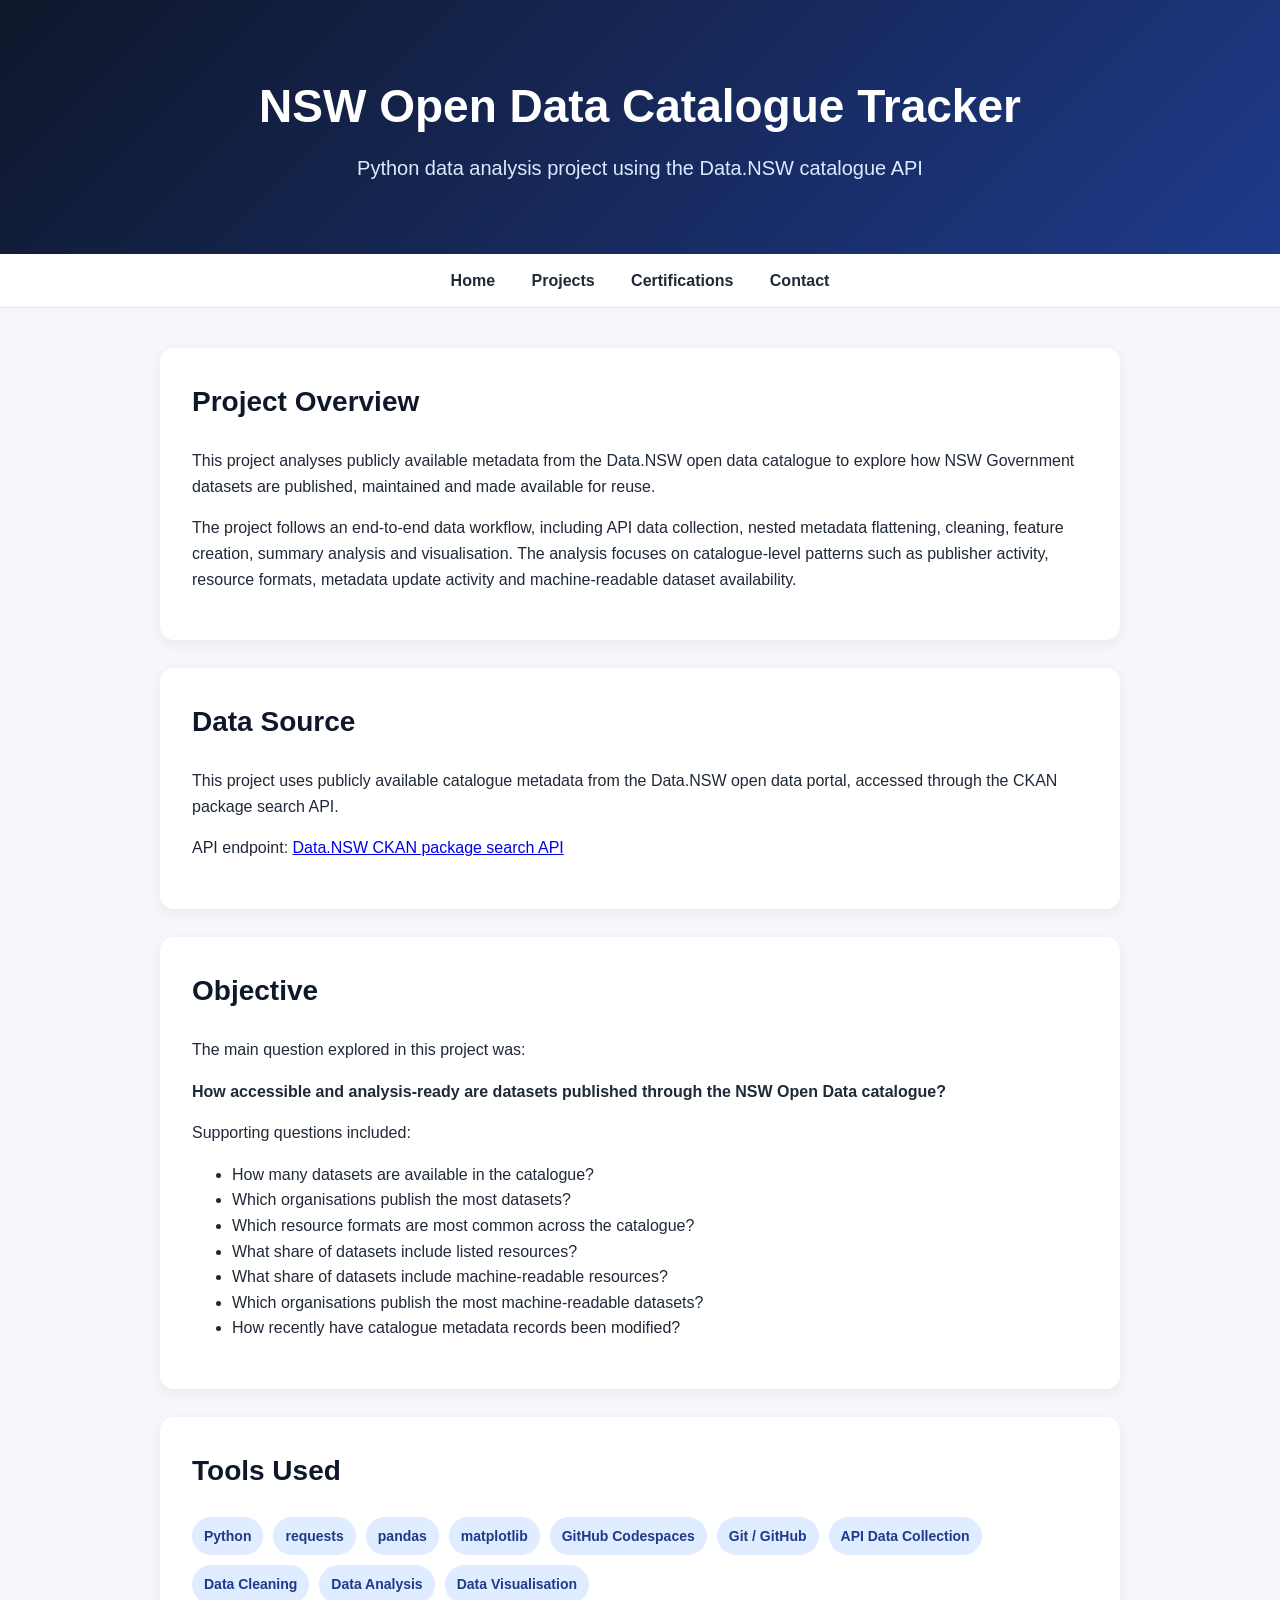
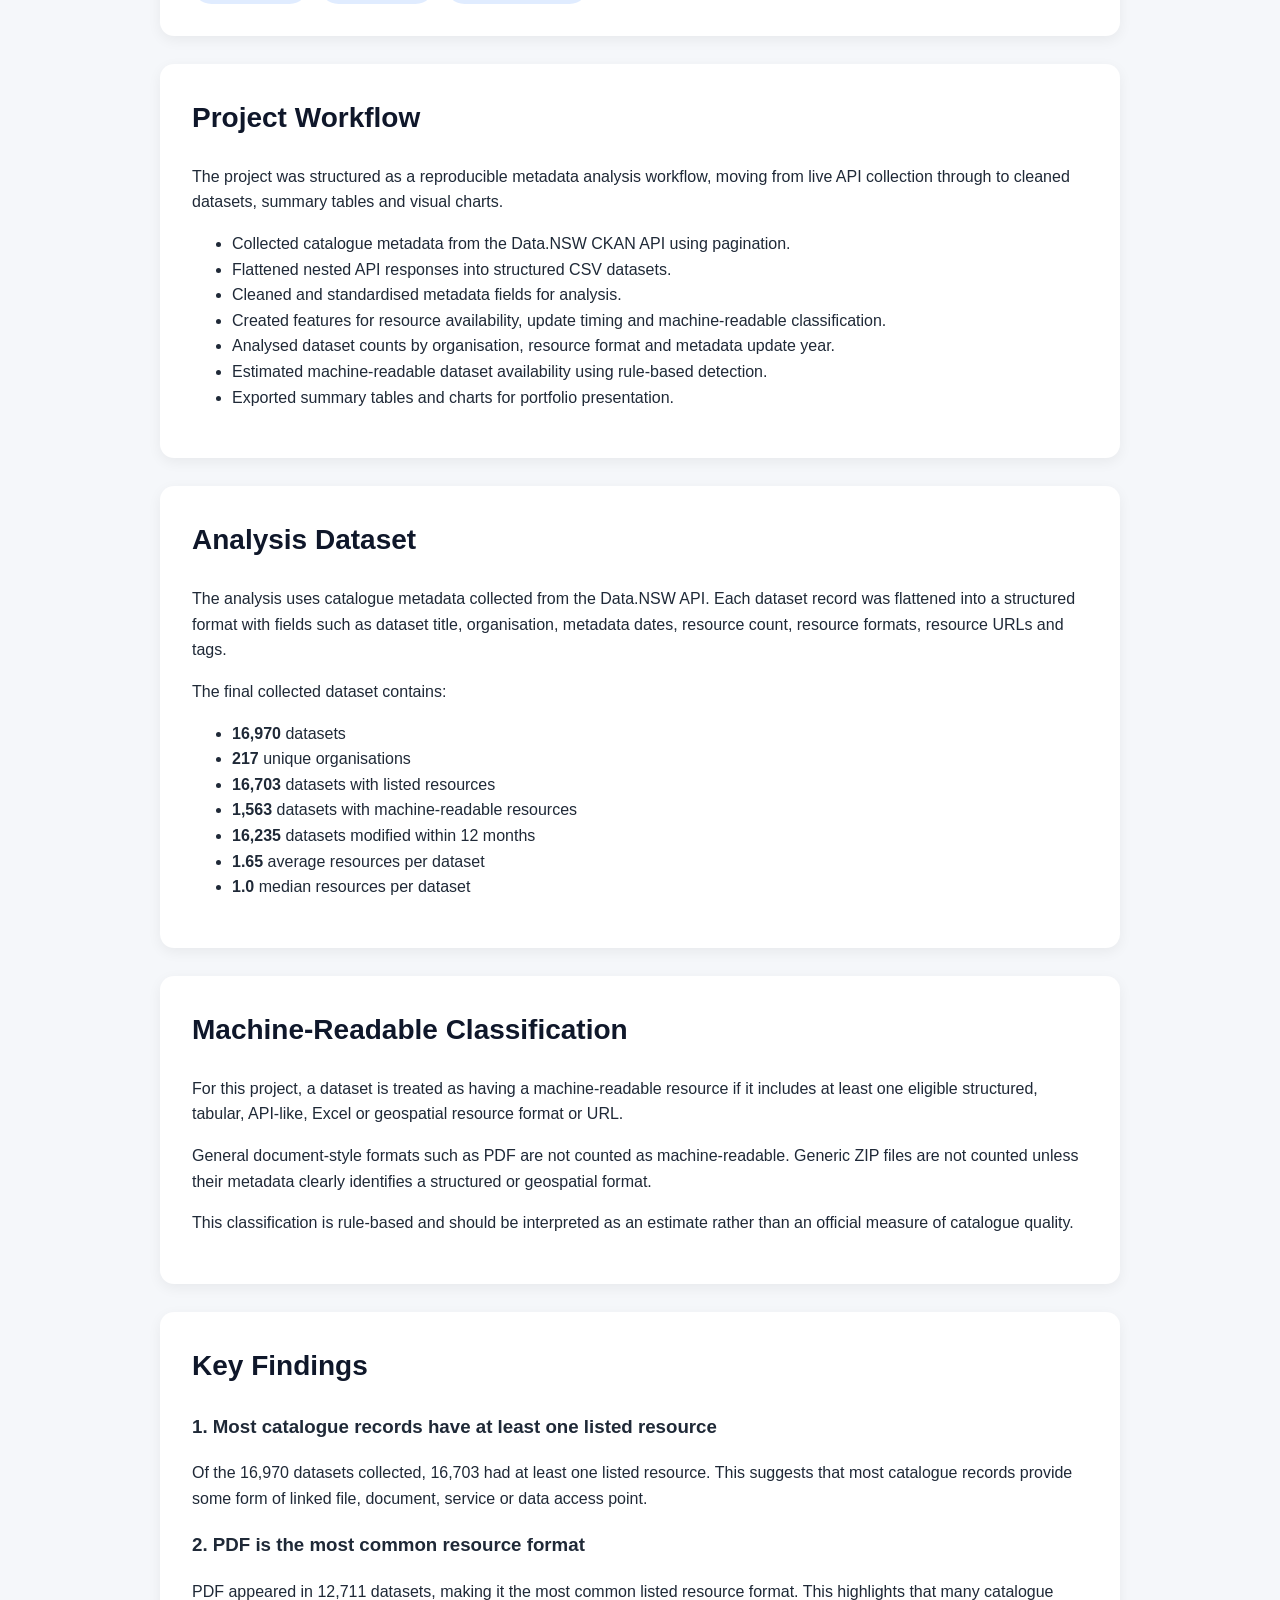
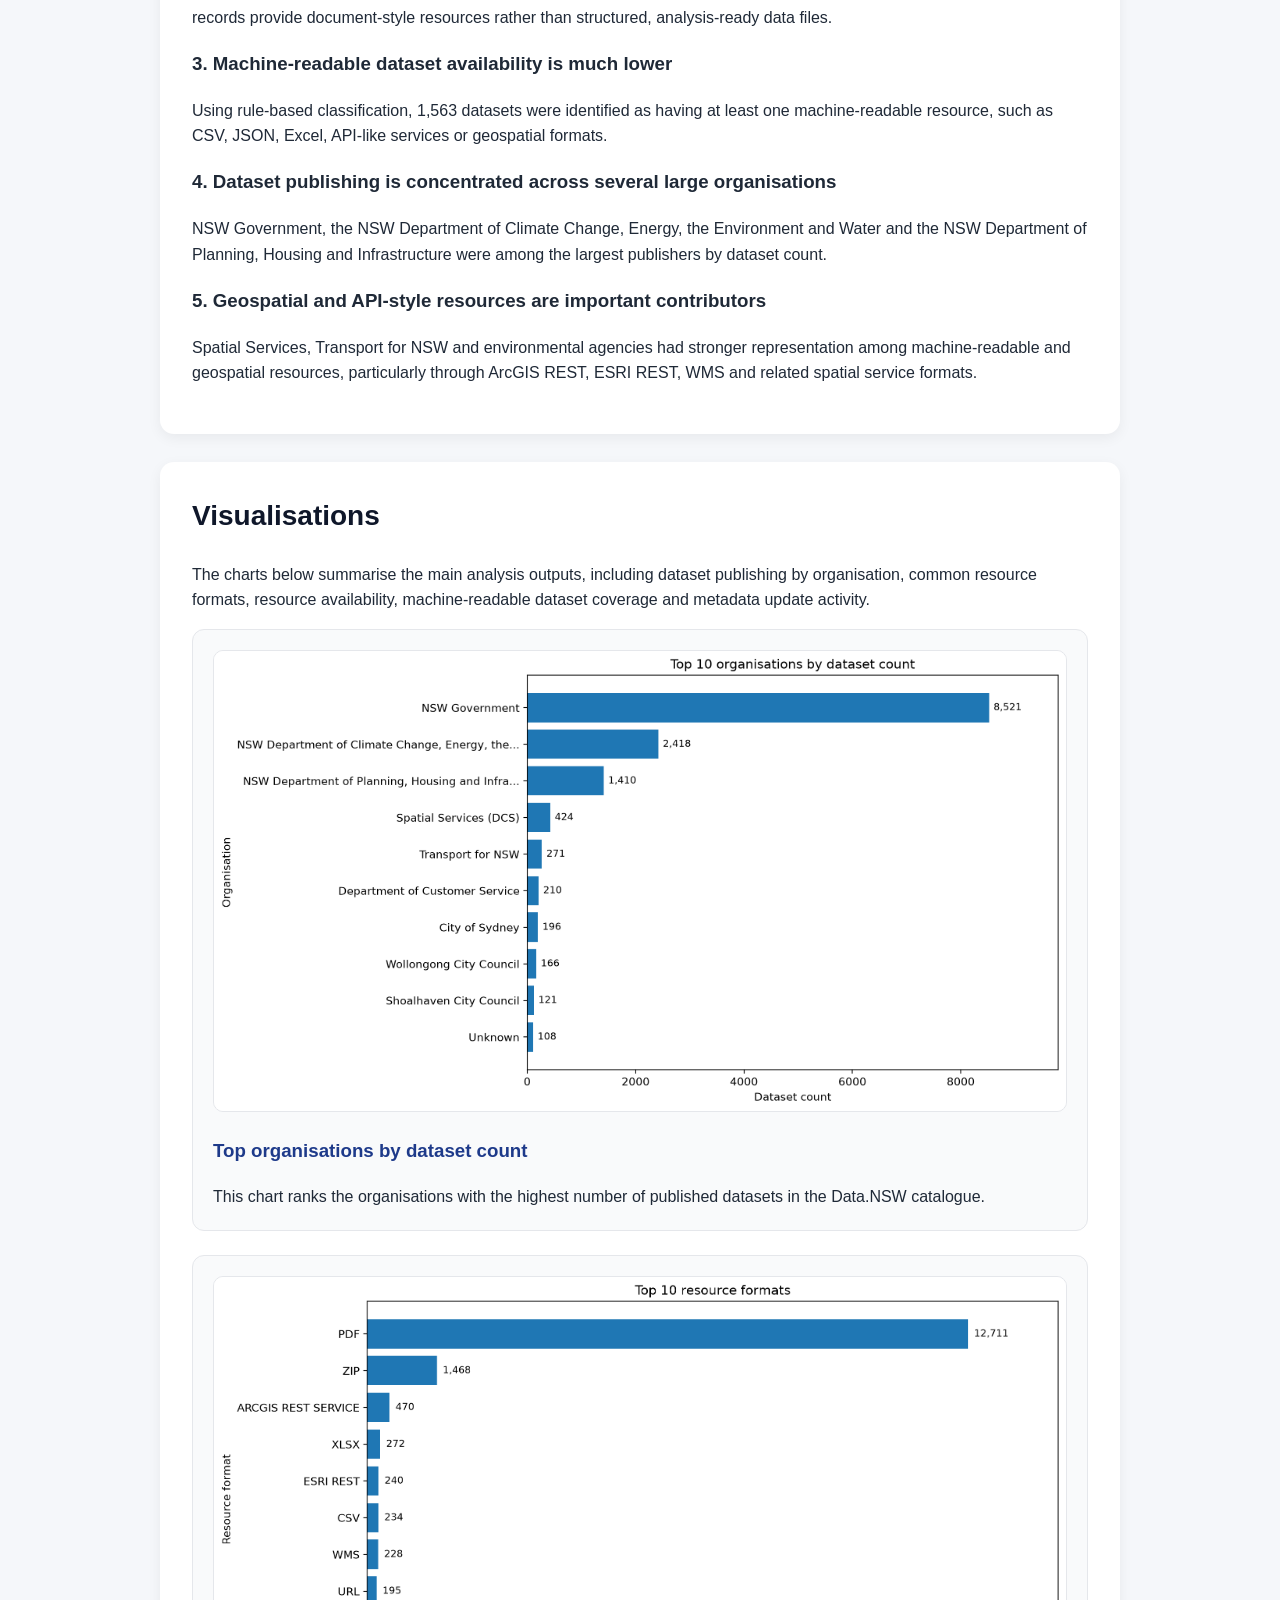
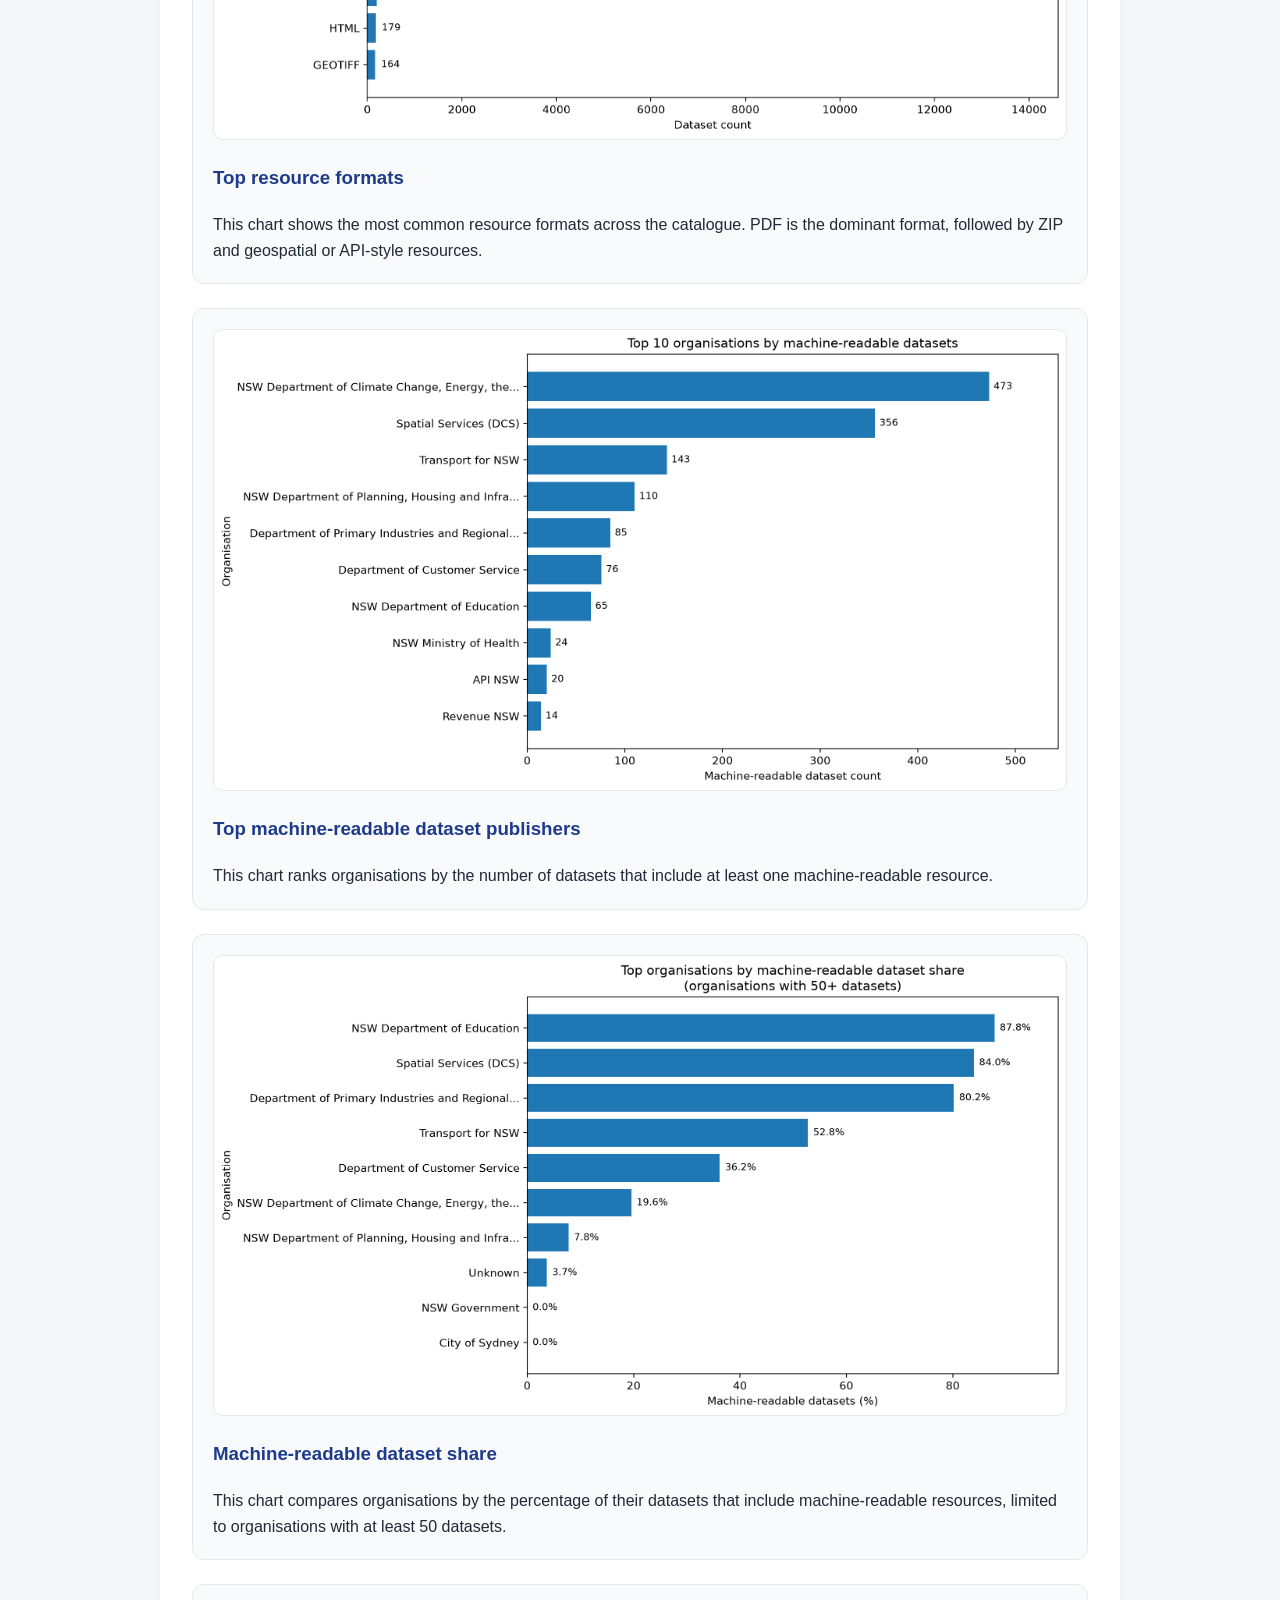
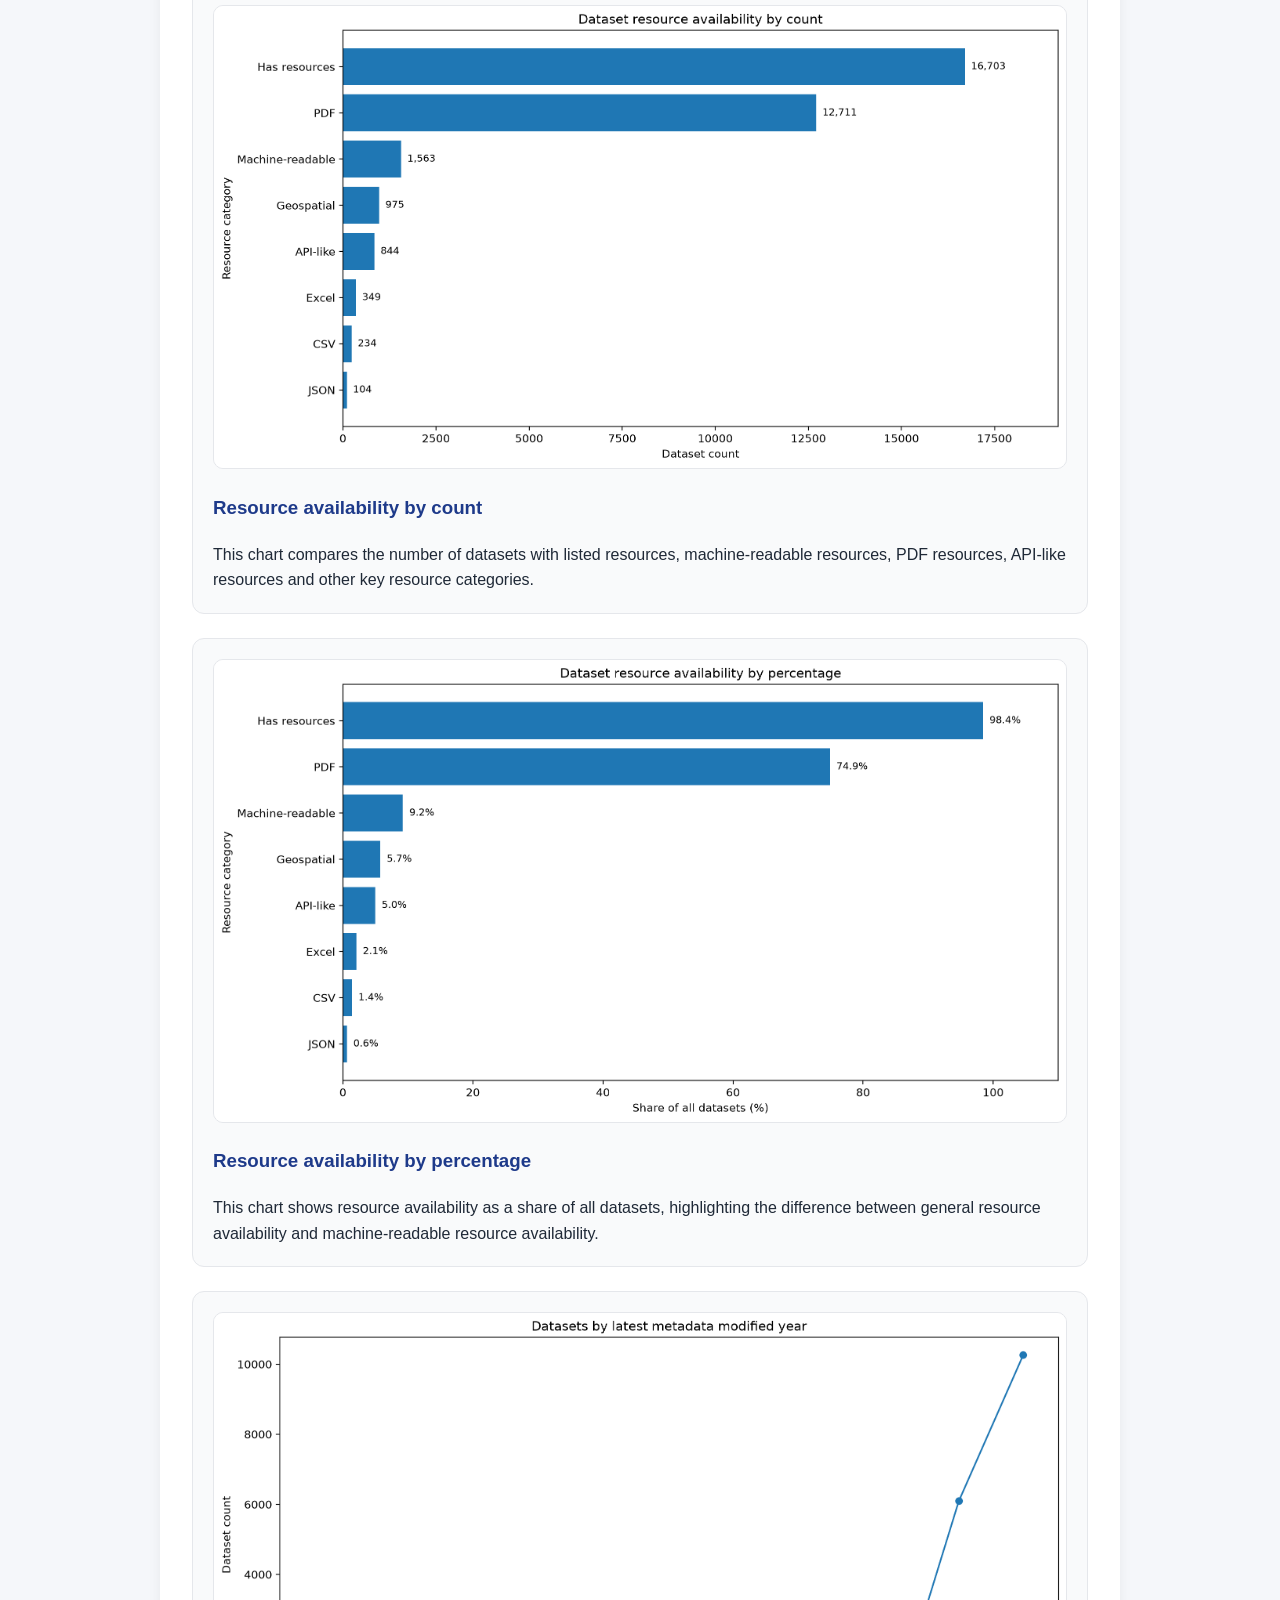
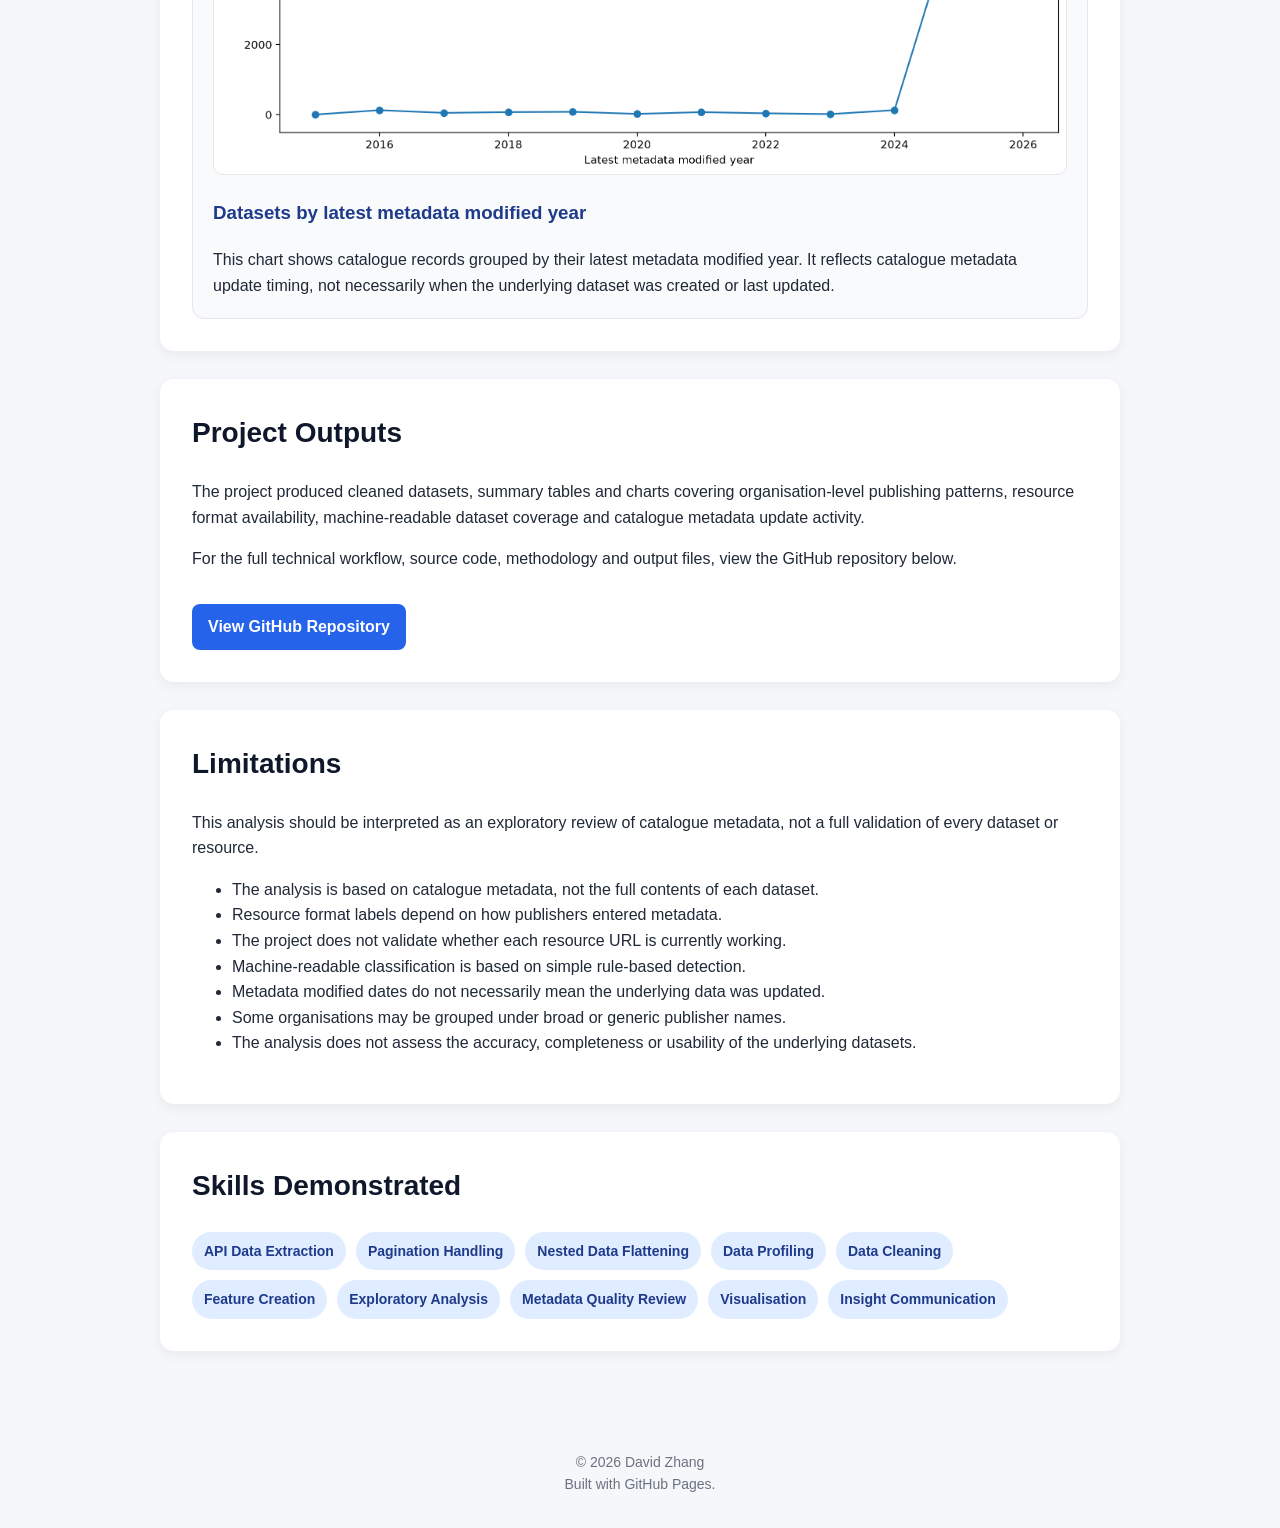
<file: nsw-open-data-catalogue-tracker.html>
<!DOCTYPE html>
<html lang="en">
<head>
  <meta charset="UTF-8" />
  <meta name="viewport" content="width=device-width, initial-scale=1.0" />
  <title>NSW Open Data Catalogue Tracker | David Zhang</title>
  <link rel="stylesheet" href="style.css">
</head>
<body>

  <header>
    <h1>NSW Open Data Catalogue Tracker</h1>
    <p>Python data analysis project using the Data.NSW catalogue API</p>
  </header>

  <nav>
    <a href="index.html">Home</a>
    <a href="index.html#projects">Projects</a>
    <a href="certifications.html">Certifications</a>
    <a href="contact.html">Contact</a>
  </nav>

  <main>

    <section>
      <h2>Project Overview</h2>
      <p>
        This project analyses publicly available metadata from the Data.NSW open data
        catalogue to explore how NSW Government datasets are published, maintained and
        made available for reuse.
      </p>
      <p>
        The project follows an end-to-end data workflow, including API data collection,
        nested metadata flattening, cleaning, feature creation, summary analysis and
        visualisation. The analysis focuses on catalogue-level patterns such as
        publisher activity, resource formats, metadata update activity and
        machine-readable dataset availability.
      </p>
    </section>

    <section>
      <h2>Data Source</h2>
      <p>
        This project uses publicly available catalogue metadata from the Data.NSW open
        data portal, accessed through the CKAN package search API.
      </p>

      <p>
        API endpoint:
        <a href="https://data.nsw.gov.au/data/api/3/action/package_search" target="_blank" rel="noopener">
          Data.NSW CKAN package search API
        </a>
      </p>
    </section>

    <section>
      <h2>Objective</h2>
      <p>
        The main question explored in this project was:
      </p>
      <p>
        <strong>
          How accessible and analysis-ready are datasets published through the NSW
          Open Data catalogue?
        </strong>
      </p>

      <p>Supporting questions included:</p>
      <ul>
        <li>How many datasets are available in the catalogue?</li>
        <li>Which organisations publish the most datasets?</li>
        <li>Which resource formats are most common across the catalogue?</li>
        <li>What share of datasets include listed resources?</li>
        <li>What share of datasets include machine-readable resources?</li>
        <li>Which organisations publish the most machine-readable datasets?</li>
        <li>How recently have catalogue metadata records been modified?</li>
      </ul>
    </section>

    <section>
      <h2>Tools Used</h2>
      <div class="skills-list">
        <span class="skill">Python</span>
        <span class="skill">requests</span>
        <span class="skill">pandas</span>
        <span class="skill">matplotlib</span>
        <span class="skill">GitHub Codespaces</span>
        <span class="skill">Git / GitHub</span>
        <span class="skill">API Data Collection</span>
        <span class="skill">Data Cleaning</span>
        <span class="skill">Data Analysis</span>
        <span class="skill">Data Visualisation</span>
      </div>
    </section>

    <section>
      <h2>Project Workflow</h2>
      <p>
        The project was structured as a reproducible metadata analysis workflow,
        moving from live API collection through to cleaned datasets, summary tables
        and visual charts.
      </p>

      <ul>
        <li>Collected catalogue metadata from the Data.NSW CKAN API using pagination.</li>
        <li>Flattened nested API responses into structured CSV datasets.</li>
        <li>Cleaned and standardised metadata fields for analysis.</li>
        <li>Created features for resource availability, update timing and machine-readable classification.</li>
        <li>Analysed dataset counts by organisation, resource format and metadata update year.</li>
        <li>Estimated machine-readable dataset availability using rule-based detection.</li>
        <li>Exported summary tables and charts for portfolio presentation.</li>
      </ul>
    </section>

    <section>
      <h2>Analysis Dataset</h2>
      <p>
        The analysis uses catalogue metadata collected from the Data.NSW API. Each
        dataset record was flattened into a structured format with fields such as
        dataset title, organisation, metadata dates, resource count, resource formats,
        resource URLs and tags.
      </p>

      <p>The final collected dataset contains:</p>

      <ul>
        <li><strong>16,970</strong> datasets</li>
        <li><strong>217</strong> unique organisations</li>
        <li><strong>16,703</strong> datasets with listed resources</li>
        <li><strong>1,563</strong> datasets with machine-readable resources</li>
        <li><strong>16,235</strong> datasets modified within 12 months</li>
        <li><strong>1.65</strong> average resources per dataset</li>
        <li><strong>1.0</strong> median resources per dataset</li>
      </ul>
    </section>

    <section>
      <h2>Machine-Readable Classification</h2>
      <p>
        For this project, a dataset is treated as having a machine-readable resource
        if it includes at least one eligible structured, tabular, API-like, Excel or
        geospatial resource format or URL.
      </p>

      <p>
        General document-style formats such as PDF are not counted as machine-readable.
        Generic ZIP files are not counted unless their metadata clearly identifies a
        structured or geospatial format.
      </p>

      <p>
        This classification is rule-based and should be interpreted as an estimate
        rather than an official measure of catalogue quality.
      </p>
    </section>

    <section>
      <h2>Key Findings</h2>

      <h3>1. Most catalogue records have at least one listed resource</h3>
      <p>
        Of the 16,970 datasets collected, 16,703 had at least one listed resource.
        This suggests that most catalogue records provide some form of linked file,
        document, service or data access point.
      </p>

      <h3>2. PDF is the most common resource format</h3>
      <p>
        PDF appeared in 12,711 datasets, making it the most common listed resource
        format. This highlights that many catalogue records provide document-style
        resources rather than structured, analysis-ready data files.
      </p>

      <h3>3. Machine-readable dataset availability is much lower</h3>
      <p>
        Using rule-based classification, 1,563 datasets were identified as having at
        least one machine-readable resource, such as CSV, JSON, Excel, API-like
        services or geospatial formats.
      </p>

      <h3>4. Dataset publishing is concentrated across several large organisations</h3>
      <p>
        NSW Government, the NSW Department of Climate Change, Energy, the Environment
        and Water and the NSW Department of Planning, Housing and Infrastructure were
        among the largest publishers by dataset count.
      </p>

      <h3>5. Geospatial and API-style resources are important contributors</h3>
      <p>
        Spatial Services, Transport for NSW and environmental agencies had stronger
        representation among machine-readable and geospatial resources, particularly
        through ArcGIS REST, ESRI REST, WMS and related spatial service formats.
      </p>
    </section>

    <section>
      <h2>Visualisations</h2>
      <p>
        The charts below summarise the main analysis outputs, including dataset
        publishing by organisation, common resource formats, resource availability,
        machine-readable dataset coverage and metadata update activity.
      </p>

      <div class="chart-grid">

        <div class="chart-card">
          <img src="assets/open-data-catalogue/top_10_organisations_by_dataset_count.png" alt="Top 10 organisations by dataset count" loading="lazy">
          <h3>Top organisations by dataset count</h3>
          <p>
            This chart ranks the organisations with the highest number of published
            datasets in the Data.NSW catalogue.
          </p>
        </div>

        <div class="chart-card">
          <img src="assets/open-data-catalogue/top_10_resource_formats.png" alt="Top 10 resource formats" loading="lazy">
          <h3>Top resource formats</h3>
          <p>
            This chart shows the most common resource formats across the catalogue.
            PDF is the dominant format, followed by ZIP and geospatial or API-style
            resources.
          </p>
        </div>

        <div class="chart-card">
          <img src="assets/open-data-catalogue/top_10_machine_readable_organisations.png" alt="Top 10 organisations by machine-readable dataset count" loading="lazy">
          <h3>Top machine-readable dataset publishers</h3>
          <p>
            This chart ranks organisations by the number of datasets that include at
            least one machine-readable resource.
          </p>
        </div>

        <div class="chart-card">
          <img src="assets/open-data-catalogue/top_10_machine_readable_percentage_organisations.png" alt="Top organisations by machine-readable dataset percentage" loading="lazy">
          <h3>Machine-readable dataset share</h3>
          <p>
            This chart compares organisations by the percentage of their datasets that
            include machine-readable resources, limited to organisations with at least
            50 datasets.
          </p>
        </div>

        <div class="chart-card">
          <img src="assets/open-data-catalogue/resource_availability_summary.png" alt="Dataset resource availability by count" loading="lazy">
          <h3>Resource availability by count</h3>
          <p>
            This chart compares the number of datasets with listed resources,
            machine-readable resources, PDF resources, API-like resources and other
            key resource categories.
          </p>
        </div>

        <div class="chart-card">
          <img src="assets/open-data-catalogue/resource_availability_percentage.png" alt="Dataset resource availability by percentage" loading="lazy">
          <h3>Resource availability by percentage</h3>
          <p>
            This chart shows resource availability as a share of all datasets,
            highlighting the difference between general resource availability and
            machine-readable resource availability.
          </p>
        </div>

        <div class="chart-card">
          <img src="assets/open-data-catalogue/datasets_by_latest_metadata_modified_year.png" alt="Datasets by latest metadata modified year" loading="lazy">
          <h3>Datasets by latest metadata modified year</h3>
          <p>
            This chart shows catalogue records grouped by their latest metadata
            modified year. It reflects catalogue metadata update timing, not
            necessarily when the underlying dataset was created or last updated.
          </p>
        </div>

      </div>
    </section>

    <section>
      <h2>Project Outputs</h2>
      <p>
        The project produced cleaned datasets, summary tables and charts covering
        organisation-level publishing patterns, resource format availability,
        machine-readable dataset coverage and catalogue metadata update activity.
      </p>

      <p>
        For the full technical workflow, source code, methodology and output files,
        view the GitHub repository below.
      </p>

      <a class="button" href="https://github.com/dzhang756/nsw-open-data-catalogue-tracker" target="_blank" rel="noopener">
        View GitHub Repository
      </a>
    </section>

    <section>
      <h2>Limitations</h2>
      <p>
        This analysis should be interpreted as an exploratory review of catalogue
        metadata, not a full validation of every dataset or resource.
      </p>

      <ul>
        <li>The analysis is based on catalogue metadata, not the full contents of each dataset.</li>
        <li>Resource format labels depend on how publishers entered metadata.</li>
        <li>The project does not validate whether each resource URL is currently working.</li>
        <li>Machine-readable classification is based on simple rule-based detection.</li>
        <li>Metadata modified dates do not necessarily mean the underlying data was updated.</li>
        <li>Some organisations may be grouped under broad or generic publisher names.</li>
        <li>The analysis does not assess the accuracy, completeness or usability of the underlying datasets.</li>
      </ul>
    </section>

    <section>
      <h2>Skills Demonstrated</h2>
      <div class="skills-list">
        <span class="skill">API Data Extraction</span>
        <span class="skill">Pagination Handling</span>
        <span class="skill">Nested Data Flattening</span>
        <span class="skill">Data Profiling</span>
        <span class="skill">Data Cleaning</span>
        <span class="skill">Feature Creation</span>
        <span class="skill">Exploratory Analysis</span>
        <span class="skill">Metadata Quality Review</span>
        <span class="skill">Visualisation</span>
        <span class="skill">Insight Communication</span>
      </div>
    </section>

  </main>

  <footer>
    <p>© 2026 David Zhang</p>
    <p>Built with GitHub Pages.</p>
  </footer>

</body>
</html>
</file>
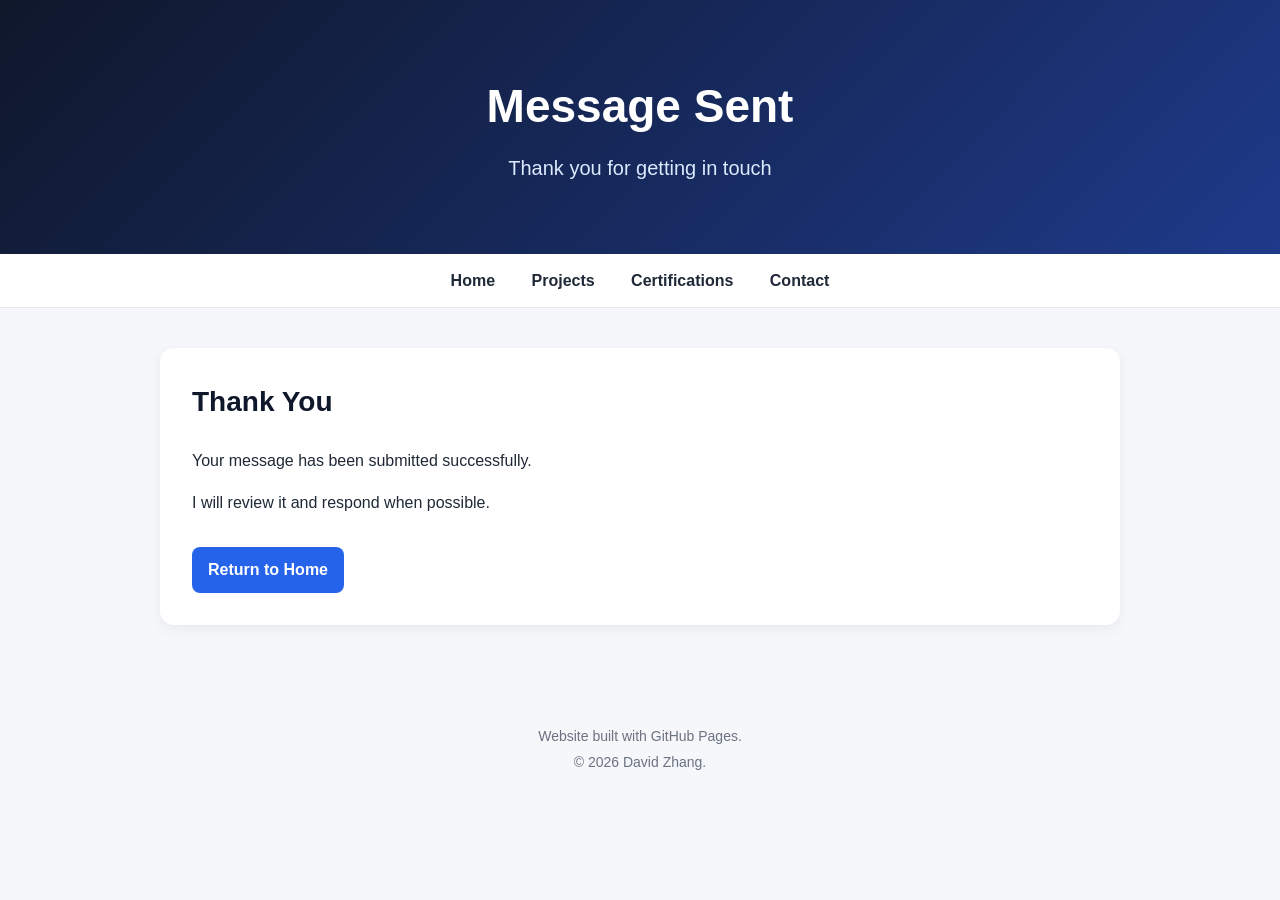
<file: thank-you.html>
<!DOCTYPE html>
<html lang="en">
<head>
  <meta charset="UTF-8" />
  <meta name="viewport" content="width=device-width, initial-scale=1.0" />
  <title>Message Sent | David Zhang</title>
  <link rel="stylesheet" href="style.css">
</head>
<body>

  <header>
    <h1>Message Sent</h1>
    <p>Thank you for getting in touch</p>
  </header>

  <nav>
    <a href="index.html">Home</a>
    <a href="index.html#projects">Projects</a>
    <a href="certifications.html">Certifications</a>
    <a href="contact.html">Contact</a>
  </nav>

  <main>

    <section>
      <h2>Thank You</h2>
      <p>
        Your message has been submitted successfully.
      </p>
      <p>
        I will review it and respond when possible.
      </p>

      <a class="button" href="index.html">Return to Home</a>
    </section>

  </main>

  <footer>
    <p>Website built with GitHub Pages.</p>
    <p class="footer-small">© 2026 David Zhang.</p>
  </footer>

</body>
</html>
</file>
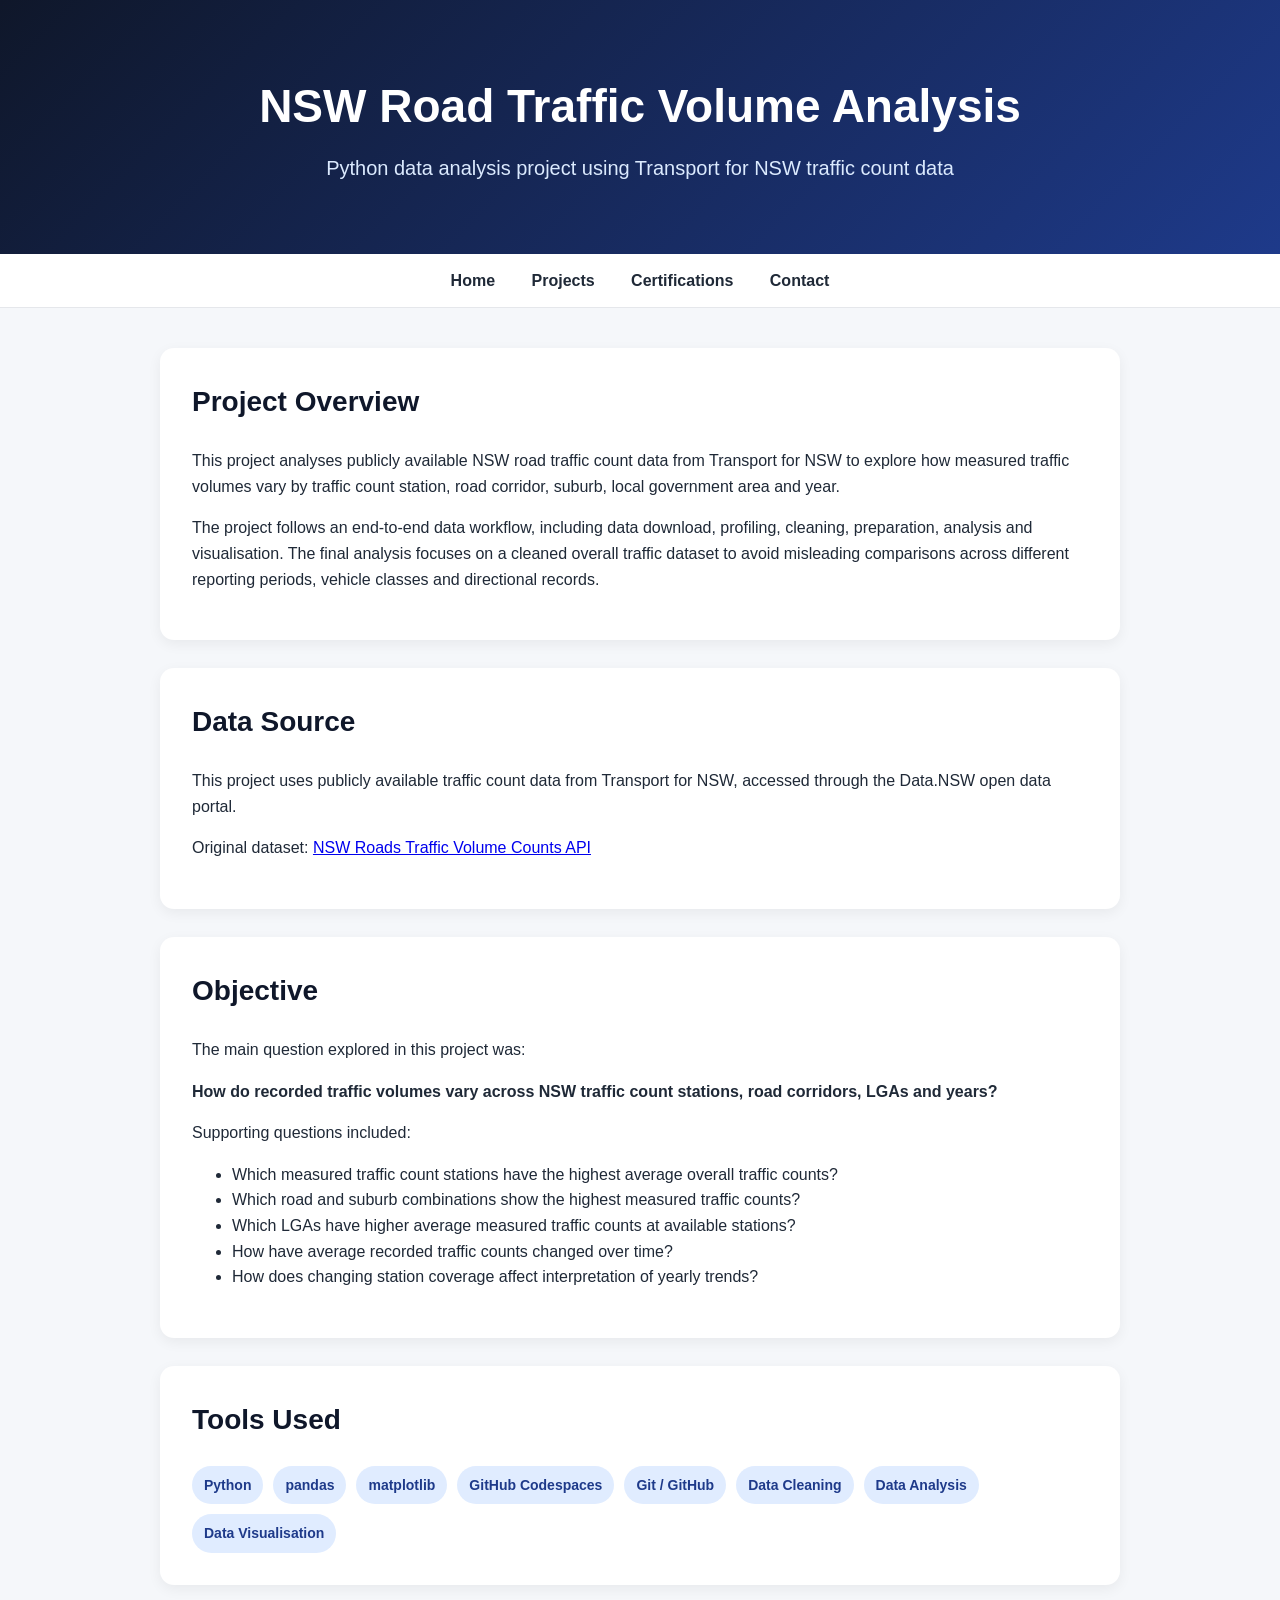
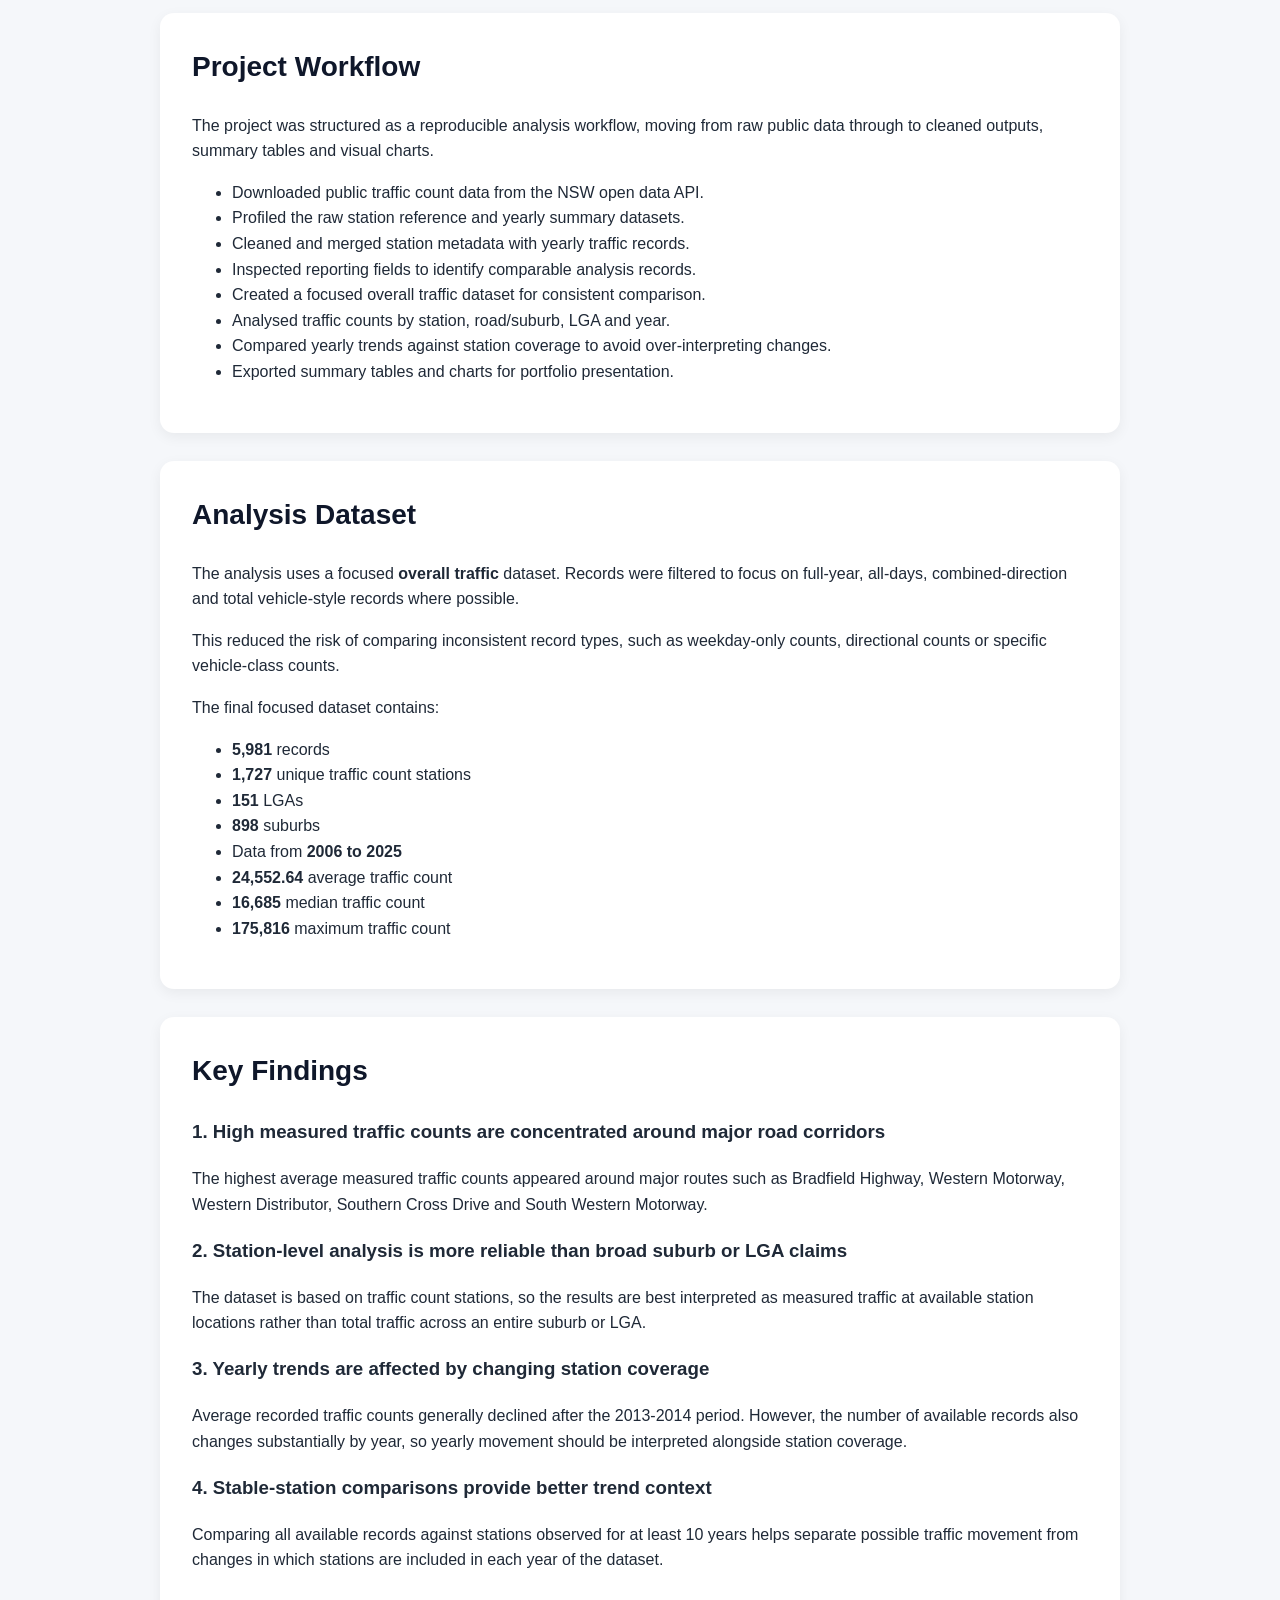
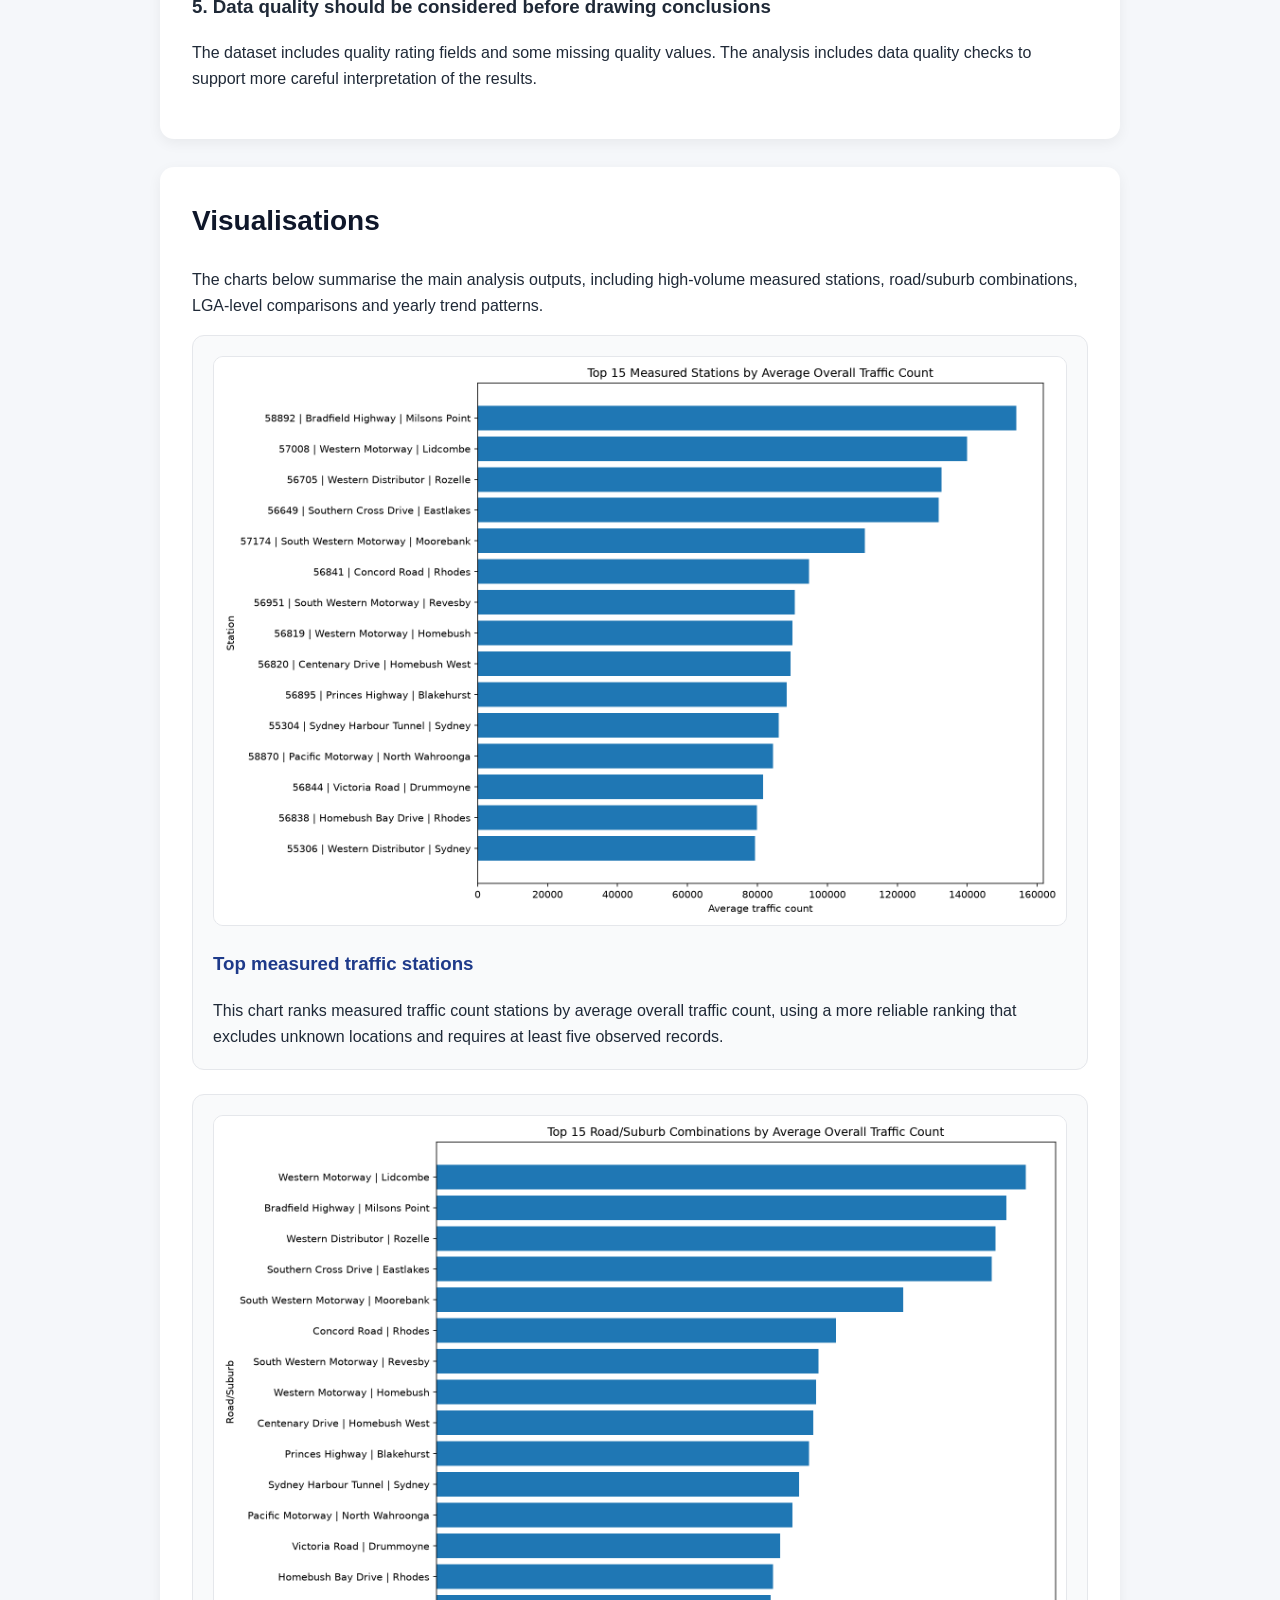
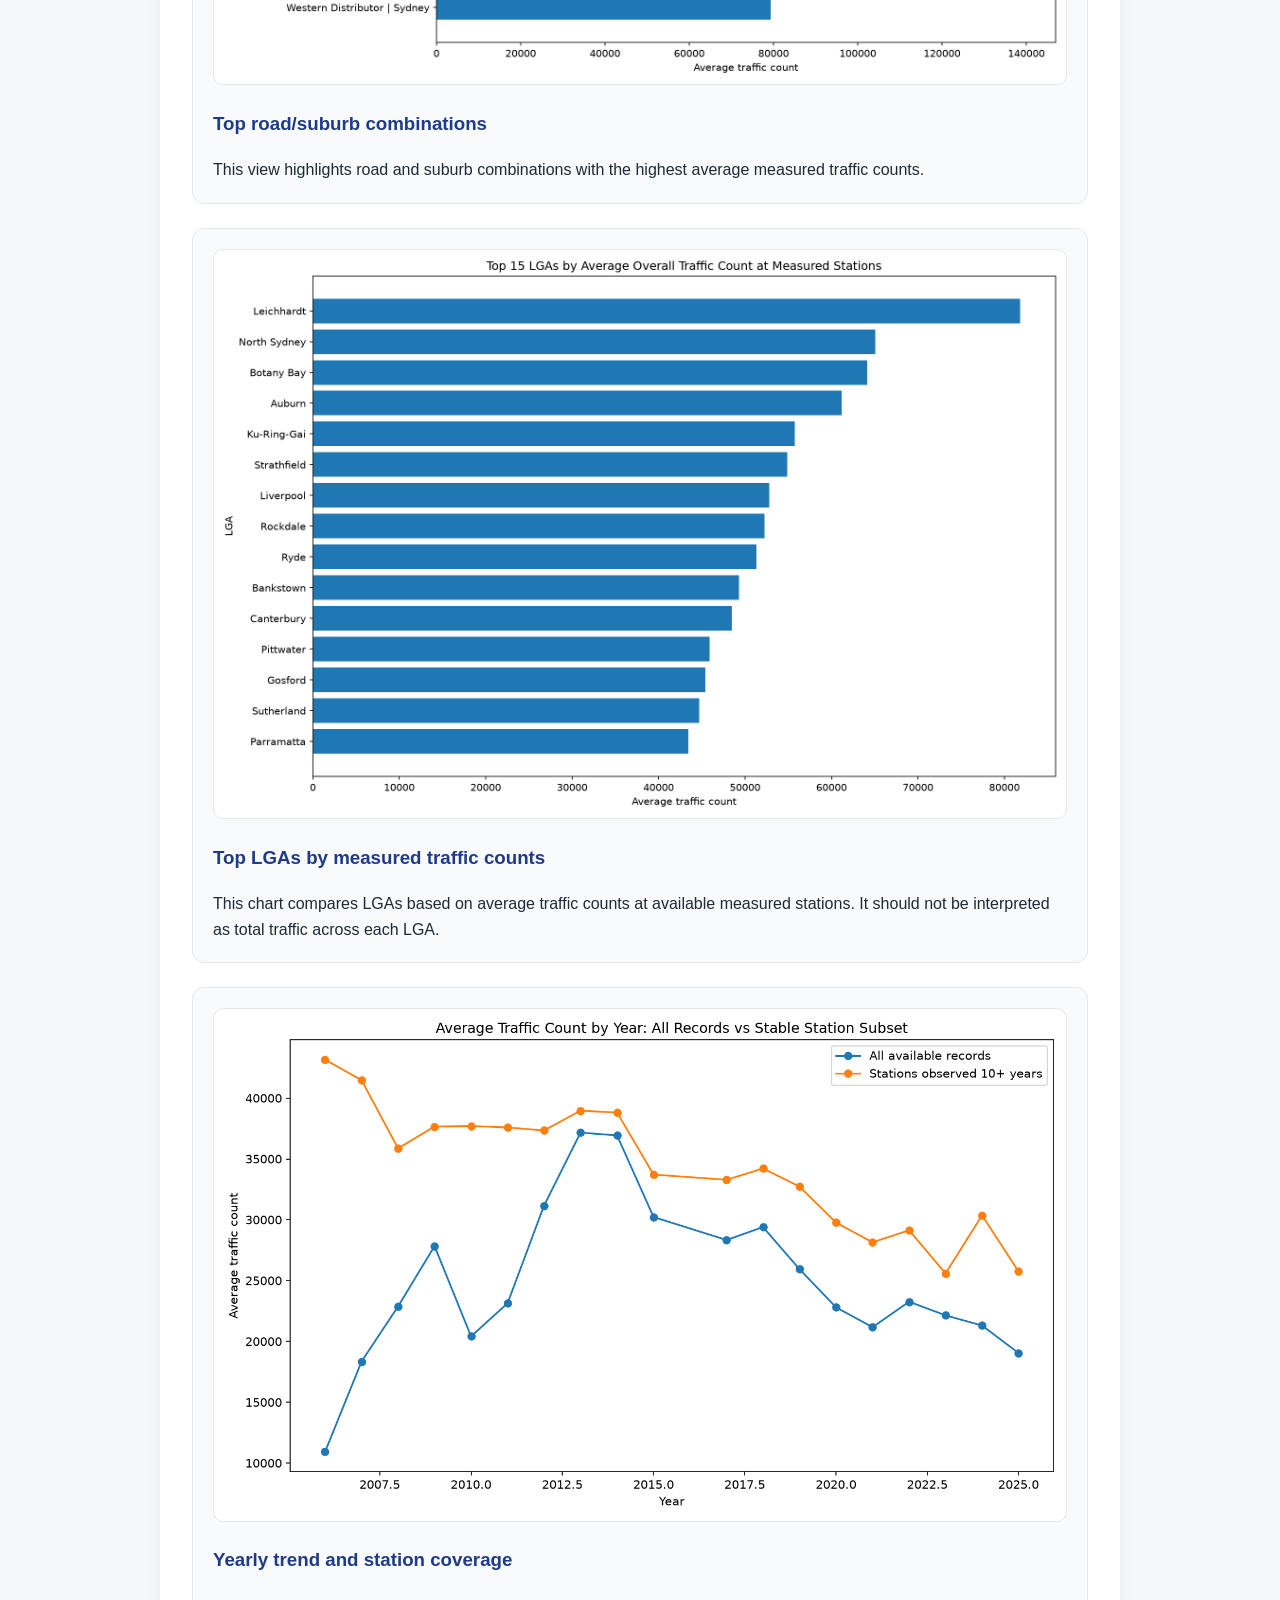
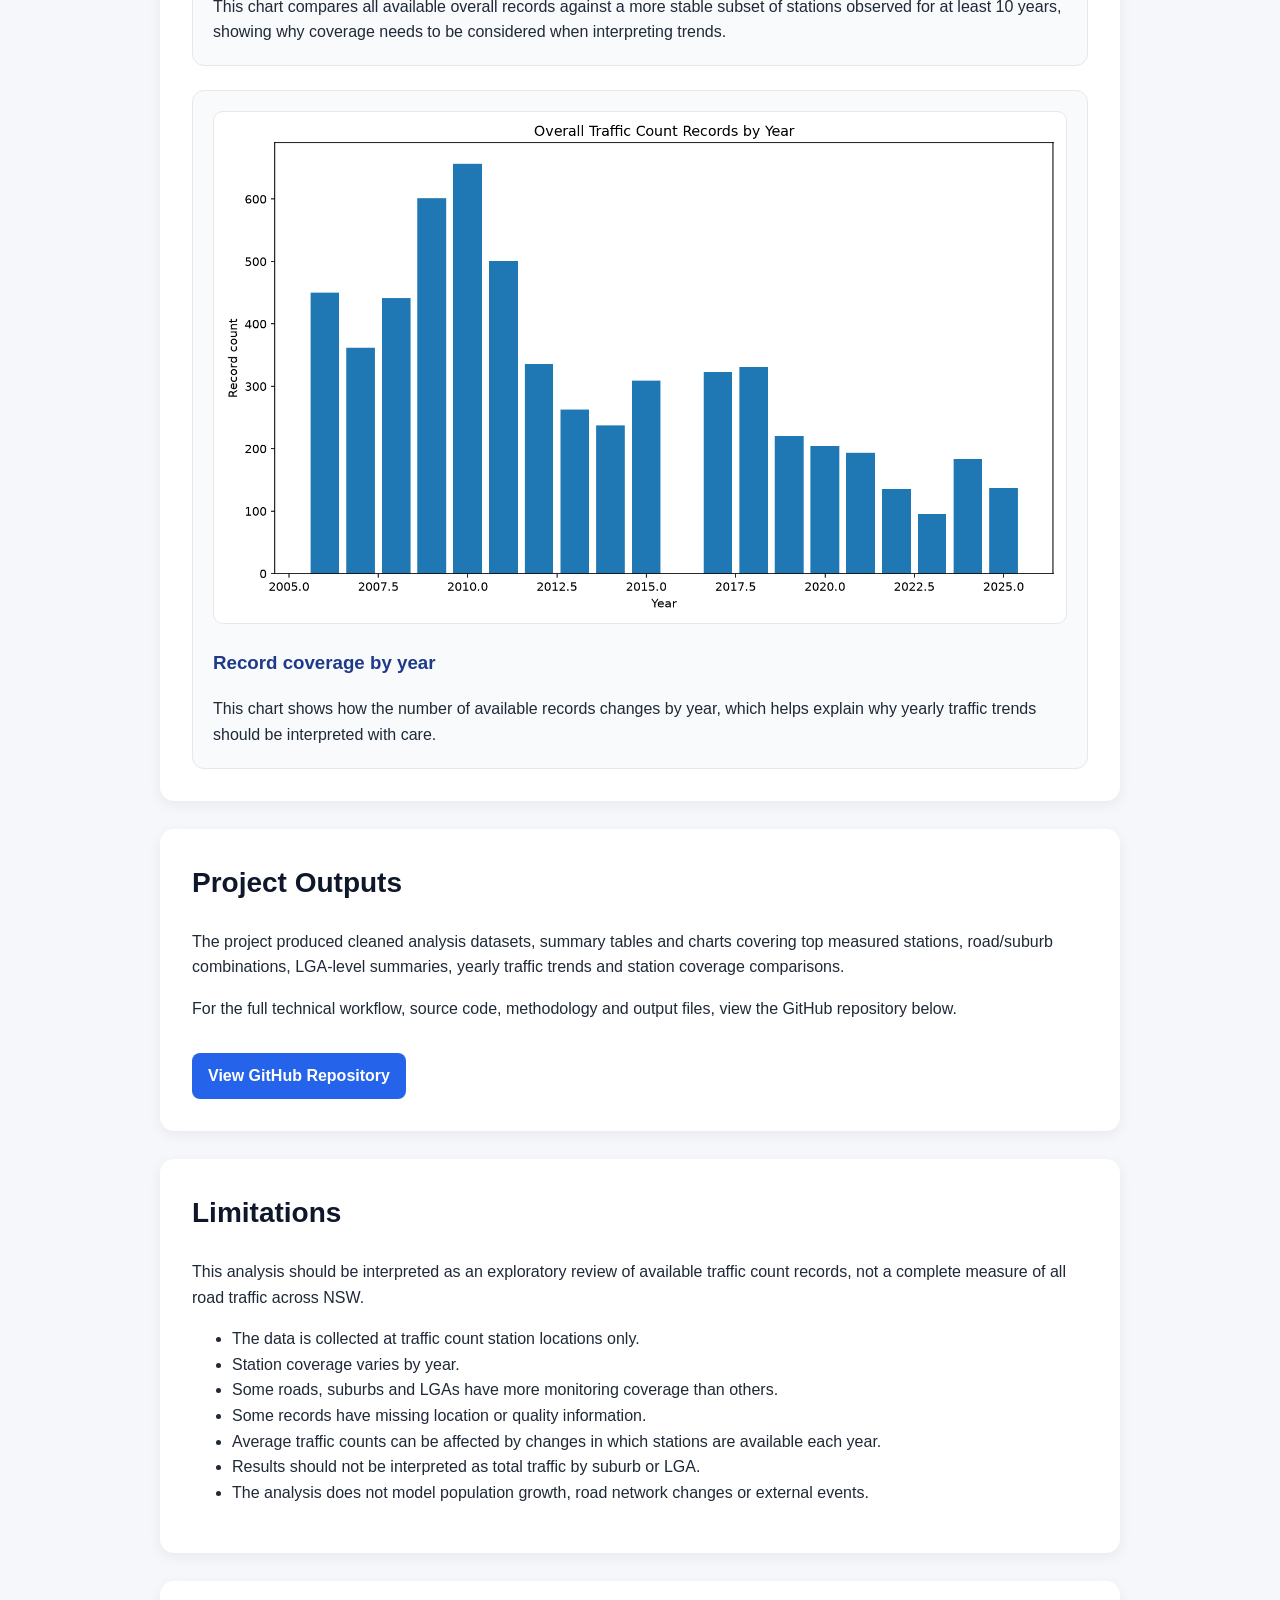
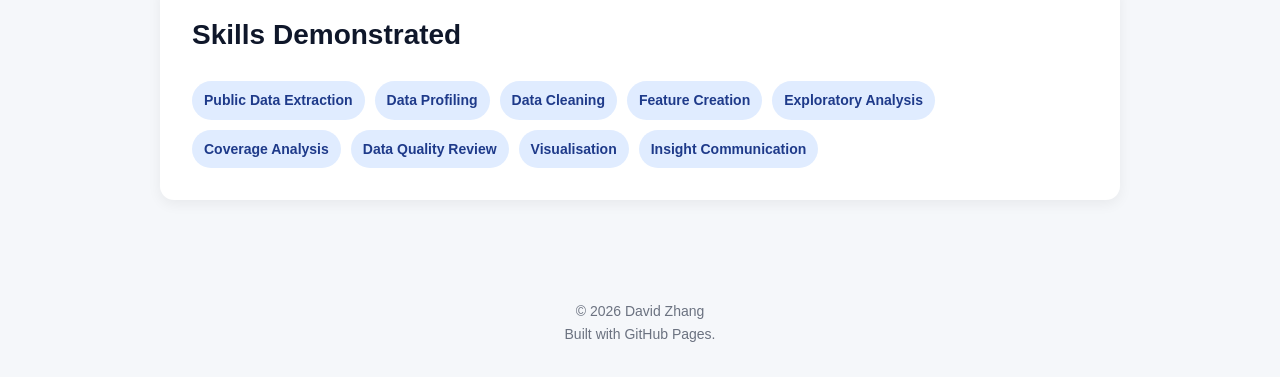
<file: traffic-volume-analysis.html>
<!DOCTYPE html>
<html lang="en">
<head>
  <meta charset="UTF-8" />
  <meta name="viewport" content="width=device-width, initial-scale=1.0" />
  <title>NSW Road Traffic Volume Analysis | David Zhang</title>
  <link rel="stylesheet" href="style.css">
</head>
<body>

  <header>
    <h1>NSW Road Traffic Volume Analysis</h1>
    <p>Python data analysis project using Transport for NSW traffic count data</p>
  </header>

  <nav>
    <a href="index.html">Home</a>
    <a href="index.html#projects">Projects</a>
    <a href="certifications.html">Certifications</a>
    <a href="contact.html">Contact</a>
  </nav>

  <main>

    <section>
      <h2>Project Overview</h2>
      <p>
        This project analyses publicly available NSW road traffic count data from
        Transport for NSW to explore how measured traffic volumes vary by traffic
        count station, road corridor, suburb, local government area and year.
      </p>
      <p>
        The project follows an end-to-end data workflow, including data download,
        profiling, cleaning, preparation, analysis and visualisation. The final
        analysis focuses on a cleaned overall traffic dataset to avoid misleading
        comparisons across different reporting periods, vehicle classes and
        directional records.
      </p>
    </section>

    <section>
      <h2>Data Source</h2>
      <p>
        This project uses publicly available traffic count data from Transport for NSW,
        accessed through the Data.NSW open data portal.
      </p>

      <p>
        Original dataset:
        <a href="https://data.nsw.gov.au/data/dataset/2-nsw-roads-traffic-volume-counts-api" target="_blank" rel="noopener">
          NSW Roads Traffic Volume Counts API
        </a>
      </p>
    </section>

    <section>
      <h2>Objective</h2>
      <p>
        The main question explored in this project was:
      </p>
      <p>
        <strong>
          How do recorded traffic volumes vary across NSW traffic count stations,
          road corridors, LGAs and years?
        </strong>
      </p>

      <p>Supporting questions included:</p>
      <ul>
        <li>Which measured traffic count stations have the highest average overall traffic counts?</li>
        <li>Which road and suburb combinations show the highest measured traffic counts?</li>
        <li>Which LGAs have higher average measured traffic counts at available stations?</li>
        <li>How have average recorded traffic counts changed over time?</li>
        <li>How does changing station coverage affect interpretation of yearly trends?</li>
      </ul>
    </section>

    <section>
      <h2>Tools Used</h2>
      <div class="skills-list">
        <span class="skill">Python</span>
        <span class="skill">pandas</span>
        <span class="skill">matplotlib</span>
        <span class="skill">GitHub Codespaces</span>
        <span class="skill">Git / GitHub</span>
        <span class="skill">Data Cleaning</span>
        <span class="skill">Data Analysis</span>
        <span class="skill">Data Visualisation</span>
      </div>
    </section>

    <section>
      <h2>Project Workflow</h2>
      <p>
        The project was structured as a reproducible analysis workflow, moving from
        raw public data through to cleaned outputs, summary tables and visual charts.
      </p>

      <ul>
        <li>Downloaded public traffic count data from the NSW open data API.</li>
        <li>Profiled the raw station reference and yearly summary datasets.</li>
        <li>Cleaned and merged station metadata with yearly traffic records.</li>
        <li>Inspected reporting fields to identify comparable analysis records.</li>
        <li>Created a focused overall traffic dataset for consistent comparison.</li>
        <li>Analysed traffic counts by station, road/suburb, LGA and year.</li>
        <li>Compared yearly trends against station coverage to avoid over-interpreting changes.</li>
        <li>Exported summary tables and charts for portfolio presentation.</li>
      </ul>
    </section>

    <section>
      <h2>Analysis Dataset</h2>
      <p>
        The analysis uses a focused <strong>overall traffic</strong> dataset. Records
        were filtered to focus on full-year, all-days, combined-direction and total
        vehicle-style records where possible.
      </p>

      <p>
        This reduced the risk of comparing inconsistent record types, such as
        weekday-only counts, directional counts or specific vehicle-class counts.
      </p>

      <p>The final focused dataset contains:</p>

      <ul>
        <li><strong>5,981</strong> records</li>
        <li><strong>1,727</strong> unique traffic count stations</li>
        <li><strong>151</strong> LGAs</li>
        <li><strong>898</strong> suburbs</li>
        <li>Data from <strong>2006 to 2025</strong></li>
        <li><strong>24,552.64</strong> average traffic count</li>
        <li><strong>16,685</strong> median traffic count</li>
        <li><strong>175,816</strong> maximum traffic count</li>
      </ul>
    </section>

    <section>
      <h2>Key Findings</h2>

      <h3>1. High measured traffic counts are concentrated around major road corridors</h3>
      <p>
        The highest average measured traffic counts appeared around major routes such
        as Bradfield Highway, Western Motorway, Western Distributor, Southern Cross
        Drive and South Western Motorway.
      </p>

      <h3>2. Station-level analysis is more reliable than broad suburb or LGA claims</h3>
      <p>
        The dataset is based on traffic count stations, so the results are best
        interpreted as measured traffic at available station locations rather than
        total traffic across an entire suburb or LGA.
      </p>

      <h3>3. Yearly trends are affected by changing station coverage</h3>
      <p>
        Average recorded traffic counts generally declined after the 2013-2014 period.
        However, the number of available records also changes substantially by year,
        so yearly movement should be interpreted alongside station coverage.
      </p>

      <h3>4. Stable-station comparisons provide better trend context</h3>
      <p>
        Comparing all available records against stations observed for at least 10
        years helps separate possible traffic movement from changes in which stations
        are included in each year of the dataset.
      </p>

      <h3>5. Data quality should be considered before drawing conclusions</h3>
      <p>
        The dataset includes quality rating fields and some missing quality values.
        The analysis includes data quality checks to support more careful
        interpretation of the results.
      </p>
    </section>

    <section>
      <h2>Visualisations</h2>
      <p>
        The charts below summarise the main analysis outputs, including high-volume
        measured stations, road/suburb combinations, LGA-level comparisons and yearly
        trend patterns.
      </p>

      <div class="chart-grid">

        <div class="chart-card">
          <img src="assets/traffic-volume/top_15_robust_overall_stations.png" alt="Top 15 measured traffic stations by average overall traffic count" loading="lazy">
          <h3>Top measured traffic stations</h3>
          <p>
            This chart ranks measured traffic count stations by average overall traffic
            count, using a more reliable ranking that excludes unknown locations and
            requires at least five observed records.
          </p>
        </div>

        <div class="chart-card">
          <img src="assets/traffic-volume/top_15_robust_overall_road_suburbs.png" alt="Top 15 road and suburb combinations by average overall traffic count" loading="lazy">
          <h3>Top road/suburb combinations</h3>
          <p>
            This view highlights road and suburb combinations with the highest average
            measured traffic counts.
          </p>
        </div>

        <div class="chart-card">
          <img src="assets/traffic-volume/top_15_robust_overall_lgas.png" alt="Top 15 LGAs by average measured traffic count" loading="lazy">
          <h3>Top LGAs by measured traffic counts</h3>
          <p>
            This chart compares LGAs based on average traffic counts at available
            measured stations. It should not be interpreted as total traffic across
            each LGA.
          </p>
        </div>

        <div class="chart-card">
          <img src="assets/traffic-volume/yearly_average_all_vs_stable_10_plus.png" alt="Yearly average traffic count comparison between all records and stable 10 plus year stations" loading="lazy">
          <h3>Yearly trend and station coverage</h3>
          <p>
            This chart compares all available overall records against a more stable
            subset of stations observed for at least 10 years, showing why coverage
            needs to be considered when interpreting trends.
          </p>
        </div>

        <div class="chart-card">
          <img src="assets/traffic-volume/overall_records_by_year.png" alt="Number of overall traffic count records by year" loading="lazy">
          <h3>Record coverage by year</h3>
          <p>
            This chart shows how the number of available records changes by year,
            which helps explain why yearly traffic trends should be interpreted with
            care.
          </p>
        </div>

      </div>
    </section>

    <section>
      <h2>Project Outputs</h2>
      <p>
        The project produced cleaned analysis datasets, summary tables and charts
        covering top measured stations, road/suburb combinations, LGA-level summaries,
        yearly traffic trends and station coverage comparisons.
      </p>

      <p>
        For the full technical workflow, source code, methodology and output files,
        view the GitHub repository below.
      </p>

      <a class="button" href="https://github.com/dzhang756/nsw-traffic-volume-analysis" target="_blank" rel="noopener">
        View GitHub Repository
      </a>
    </section>

    <section>
      <h2>Limitations</h2>
      <p>
        This analysis should be interpreted as an exploratory review of available
        traffic count records, not a complete measure of all road traffic across NSW.
      </p>

      <ul>
        <li>The data is collected at traffic count station locations only.</li>
        <li>Station coverage varies by year.</li>
        <li>Some roads, suburbs and LGAs have more monitoring coverage than others.</li>
        <li>Some records have missing location or quality information.</li>
        <li>Average traffic counts can be affected by changes in which stations are available each year.</li>
        <li>Results should not be interpreted as total traffic by suburb or LGA.</li>
        <li>The analysis does not model population growth, road network changes or external events.</li>
      </ul>
    </section>

    <section>
      <h2>Skills Demonstrated</h2>
      <div class="skills-list">
        <span class="skill">Public Data Extraction</span>
        <span class="skill">Data Profiling</span>
        <span class="skill">Data Cleaning</span>
        <span class="skill">Feature Creation</span>
        <span class="skill">Exploratory Analysis</span>
        <span class="skill">Coverage Analysis</span>
        <span class="skill">Data Quality Review</span>
        <span class="skill">Visualisation</span>
        <span class="skill">Insight Communication</span>
      </div>
    </section>

  </main>

  <footer>
    <p>© 2026 David Zhang</p>
    <p>Built with GitHub Pages.</p>
  </footer>

</body>
</html>
</file>
<file: style.css>
/* General page setup */
* {
  box-sizing: border-box;
}

body {
  margin: 0;
  font-family: Arial, Helvetica, sans-serif;
  background-color: #f5f7fa;
  color: #1f2937;
  line-height: 1.6;
}

/* Header / hero section */
header {
  background: linear-gradient(135deg, #0f172a, #1e3a8a);
  color: white;
  padding: 70px 20px;
  text-align: center;
}

header h1 {
  font-size: 46px;
  margin: 0 0 8px;
}

header > p {
  font-size: 20px;
  margin: 0;
  color: #dbeafe;
}

.hero-content {
  max-width: 1000px;
  margin: 0 auto;
  display: flex;
  align-items: center;
  justify-content: space-between;
  gap: 42px;
}

.hero-text {
  flex: 1;
  min-width: 280px;
  text-align: left;
}

.hero-subtitle {
  font-size: 22px;
  margin: 0 0 16px;
  color: #dbeafe;
  font-weight: bold;
}

.hero-summary {
  max-width: 620px;
  font-size: 18px;
  margin: 0;
  color: #e5edff;
}

.hero-photo {
  flex: 0 0 230px;
  text-align: center;
}

.hero-photo img {
  width: 230px;
  height: 230px;
  object-fit: cover;
  border-radius: 50%;
  border: 5px solid rgba(255, 255, 255, 0.85);
  box-shadow: 0 12px 30px rgba(0, 0, 0, 0.28);
  background-color: white;
}

/* Navigation */
nav {
  background-color: #ffffff;
  border-bottom: 1px solid #e5e7eb;
  padding: 14px 20px;
  text-align: center;
  position: sticky;
  top: 0;
  z-index: 10;
}

nav a {
  color: #1f2937;
  text-decoration: none;
  margin: 0 16px;
  font-weight: bold;
}

nav a:hover {
  color: #2563eb;
}

/* Main content area */
main {
  max-width: 1000px;
  margin: 0 auto;
  padding: 40px 20px;
}

/* Sections */
section {
  background-color: white;
  margin-bottom: 28px;
  padding: 32px;
  border-radius: 14px;
  box-shadow: 0 4px 14px rgba(0, 0, 0, 0.06);
}

section h2 {
  margin-top: 0;
  color: #0f172a;
  font-size: 28px;
}

.section-intro {
  margin-top: 0;
  margin-bottom: 24px;
  color: #4b5563;
}

/* Project cards */
.project-list {
  display: flex;
  flex-direction: column;
  gap: 20px;
}

.project-grid {
  display: grid;
  grid-template-columns: repeat(2, 1fr);
  gap: 20px;
}

.project-card {
  border: 1px solid #e5e7eb;
  border-radius: 12px;
  padding: 24px;
  background-color: #f9fafb;
}

.project-card h3 {
  margin-top: 0;
  margin-bottom: 10px;
  color: #1e3a8a;
  font-size: 22px;
}

.project-card p {
  margin-bottom: 0;
}

.project-buttons {
  display: flex;
  flex-wrap: wrap;
  gap: 10px;
  margin-top: 16px;
}

.project-buttons .button {
  margin-top: 0;
}

/* Certification cards */
.certification-list {
  display: flex;
  flex-direction: column;
  gap: 20px;
}

.certification-card {
  border: 1px solid #e5e7eb;
  border-radius: 12px;
  padding: 24px;
  background-color: #f9fafb;
}

.certification-header {
  display: flex;
  align-items: center;
  gap: 16px;
  margin-bottom: 14px;
}

.certification-logo {
  width: 64px;
  height: 64px;
  object-fit: contain;
  border-radius: 10px;
  border: 1px solid #e5e7eb;
  background-color: white;
  padding: 8px;
}

.certification-card h3 {
  margin: 0;
  color: #1e3a8a;
  font-size: 22px;
}

.certification-provider {
  margin: 4px 0 0;
  color: #4b5563;
  font-weight: bold;
}

.certification-card p {
  margin-bottom: 0;
}

.certification-meta {
  display: flex;
  flex-wrap: wrap;
  gap: 10px;
  margin-top: 16px;
}

.certification-meta span {
  background-color: #e0ecff;
  color: #1e3a8a;
  padding: 7px 11px;
  border-radius: 999px;
  font-size: 14px;
  font-weight: bold;
}

.certification-actions {
  margin-top: 16px;
}

.certification-actions .button {
  margin-top: 0;
}

/* Skills tags */
.skills-list {
  display: flex;
  flex-wrap: wrap;
  gap: 10px;
}

.skill {
  background-color: #e0ecff;
  color: #1e3a8a;
  padding: 8px 12px;
  border-radius: 999px;
  font-size: 14px;
  font-weight: bold;
}

/* Chart cards */
.chart-grid {
  display: grid;
  grid-template-columns: 1fr;
  gap: 24px;
}

.chart-card {
  border: 1px solid #e5e7eb;
  border-radius: 12px;
  padding: 20px;
  background-color: #f9fafb;
}

.chart-card img {
  width: 100%;
  height: auto;
  border-radius: 10px;
  border: 1px solid #e5e7eb;
  background-color: white;
}

.chart-card h3 {
  margin-top: 16px;
  color: #1e3a8a;
}

.chart-card p {
  margin-bottom: 0;
}

/* Buttons / links */
.button {
  display: inline-block;
  margin-top: 16px;
  background-color: #2563eb;
  color: white;
  text-decoration: none;
  padding: 10px 16px;
  border-radius: 8px;
  font-weight: bold;
}

.button:hover {
  background-color: #1d4ed8;
}

.hero-button {
  margin-top: 24px;
}

.button-secondary {
  background-color: #0f172a;
}

.button-secondary:hover {
  background-color: #1f2937;
}

.button-disabled {
  background-color: #9ca3af;
  cursor: not-allowed;
}

.button-disabled:hover {
  background-color: #9ca3af;
}

/* Contact form */
.contact-form {
  margin-top: 24px;
}

.form-group {
  margin-bottom: 18px;
}

.form-group label {
  display: block;
  margin-bottom: 6px;
  color: #0f172a;
  font-weight: bold;
}

.form-group input,
.form-group textarea {
  width: 100%;
  padding: 12px 14px;
  border: 1px solid #d1d5db;
  border-radius: 8px;
  font-family: Arial, Helvetica, sans-serif;
  font-size: 16px;
  color: #1f2937;
  background-color: #ffffff;
}

.form-group input:focus,
.form-group textarea:focus {
  outline: none;
  border-color: #2563eb;
  box-shadow: 0 0 0 3px rgba(37, 99, 235, 0.15);
}

.form-group textarea {
  resize: vertical;
}

.form-button {
  border: none;
  cursor: pointer;
  font-family: Arial, Helvetica, sans-serif;
  font-size: 16px;
}

/* Footer */
footer {
  text-align: center;
  padding: 32px 20px;
  color: #6b7280;
  font-size: 14px;
}

footer p {
  margin: 0;
}

footer .footer-small {
  margin-top: 4px;
}

/* Mobile responsiveness */
@media (max-width: 700px) {
  header {
    padding: 52px 20px;
    text-align: center;
  }

  header h1 {
    font-size: 34px;
  }

  header > p {
    font-size: 17px;
  }

  .hero-content {
    flex-direction: column-reverse;
    gap: 28px;
  }

  .hero-text {
    text-align: center;
  }

  .hero-subtitle {
    font-size: 18px;
  }

  .hero-summary {
    font-size: 16px;
  }

  .hero-photo {
    flex: 0 0 auto;
  }

  .hero-photo img {
    width: 190px;
    height: 190px;
  }

  nav a {
    display: inline-block;
    margin: 6px 10px;
  }

  section {
    padding: 24px;
  }

  section h2 {
    font-size: 24px;
  }

  .project-grid {
    grid-template-columns: 1fr;
  }

  .project-card,
  .certification-card {
    padding: 22px;
  }

  .project-buttons {
    flex-direction: column;
    align-items: flex-start;
  }

  .certification-header {
    align-items: flex-start;
  }

  .certification-logo {
    width: 56px;
    height: 56px;
  }
}
</file>
